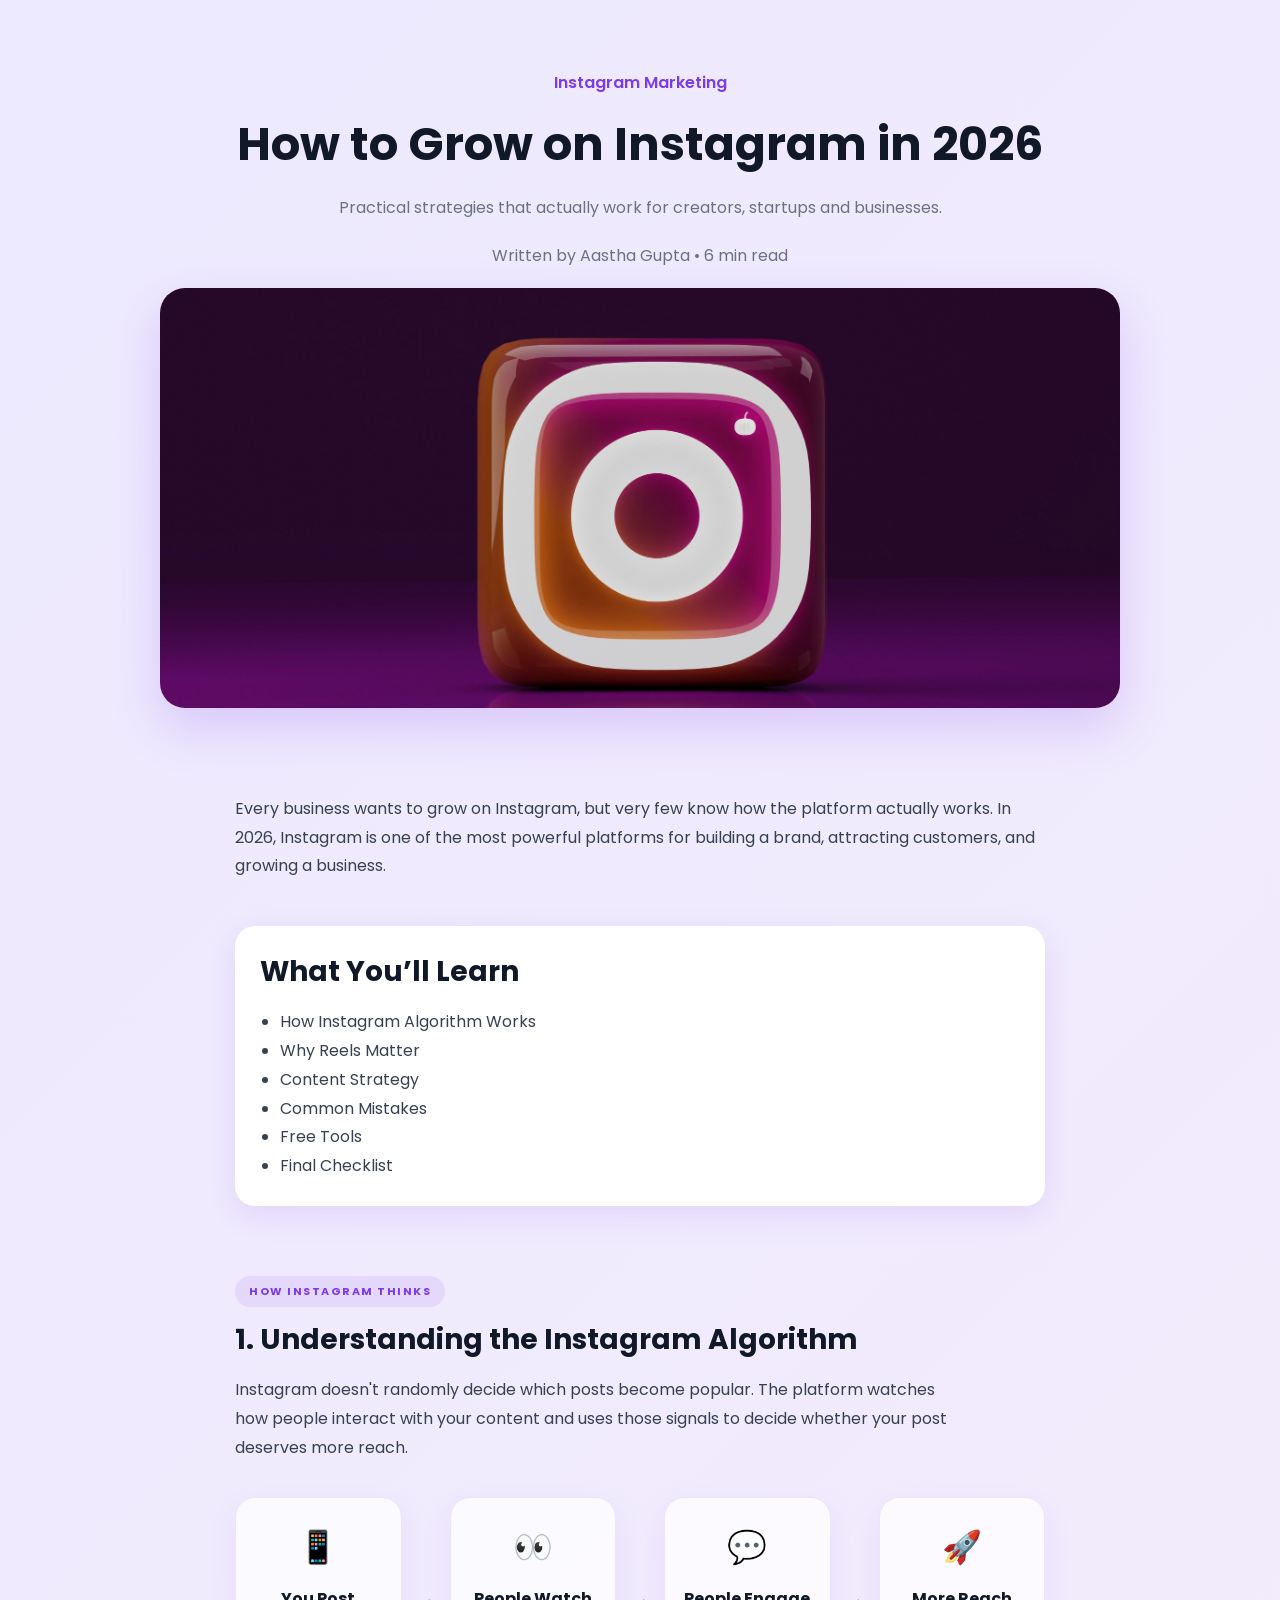
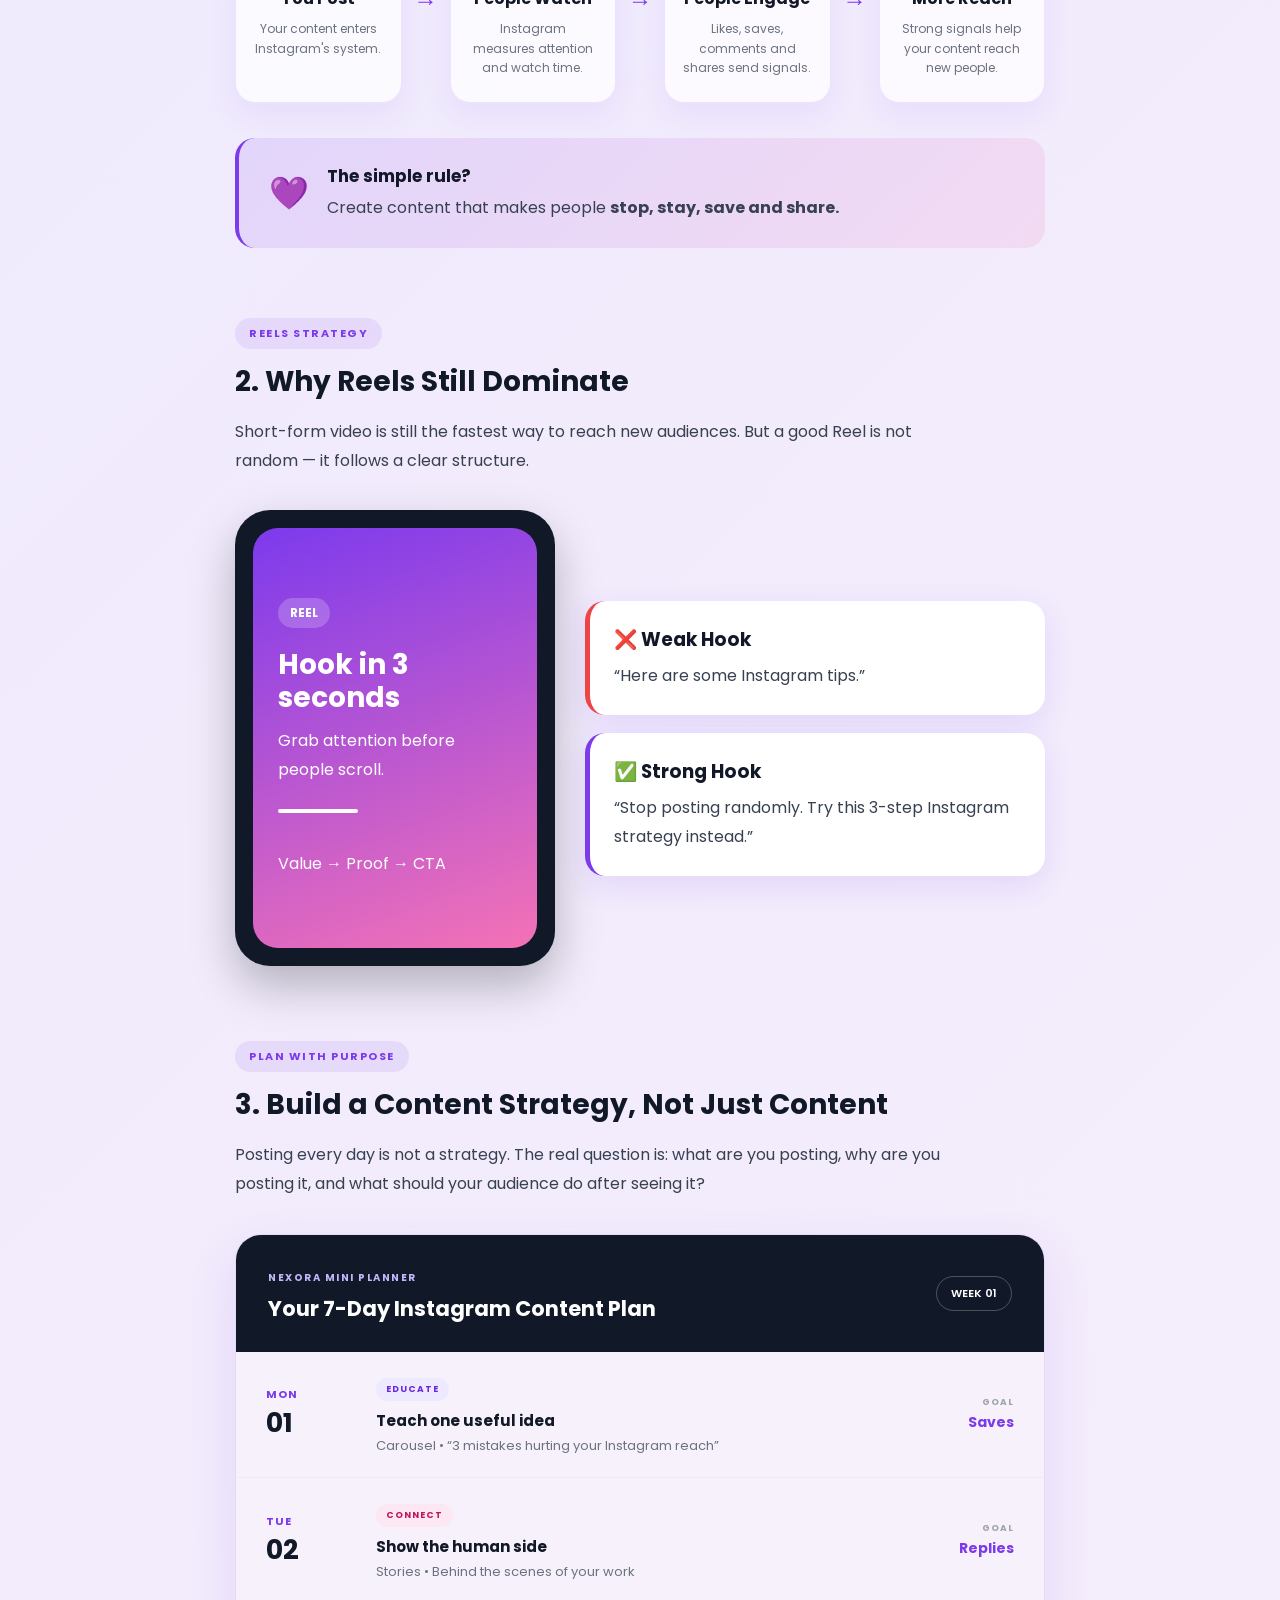
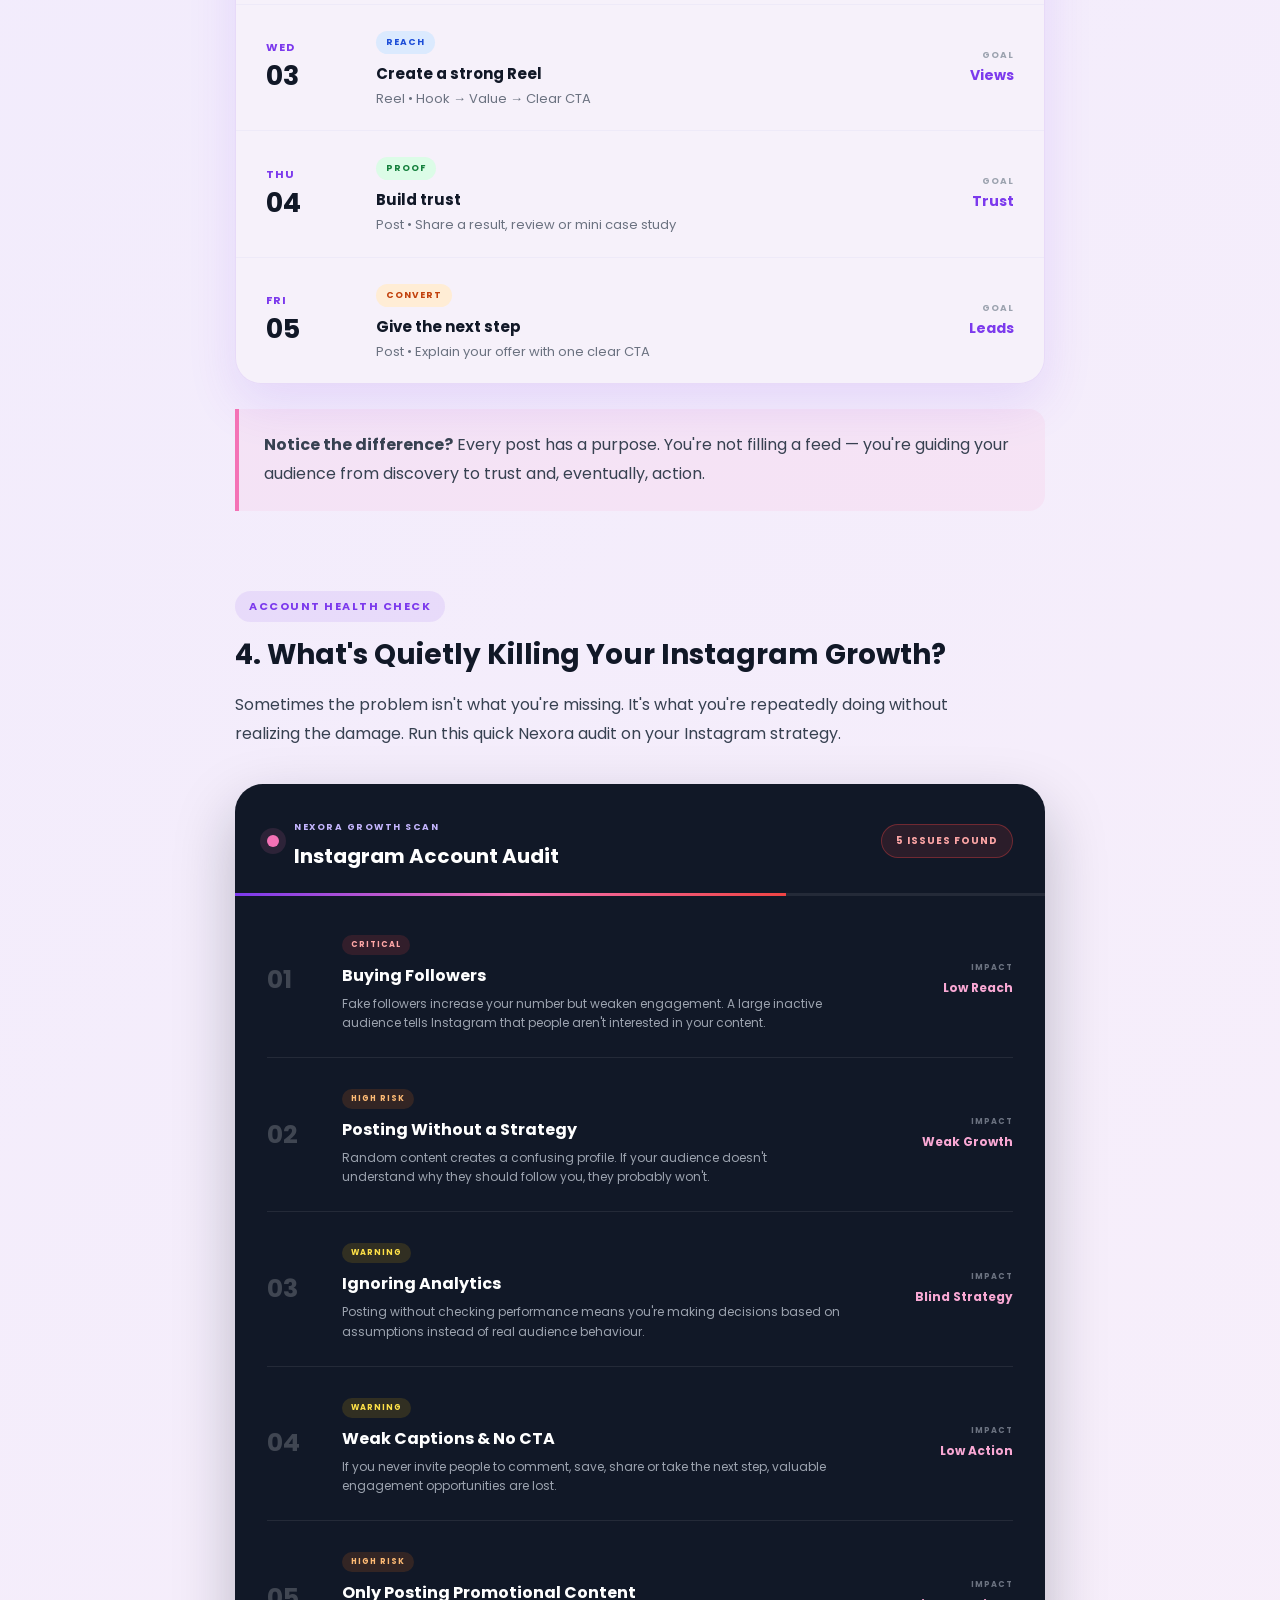
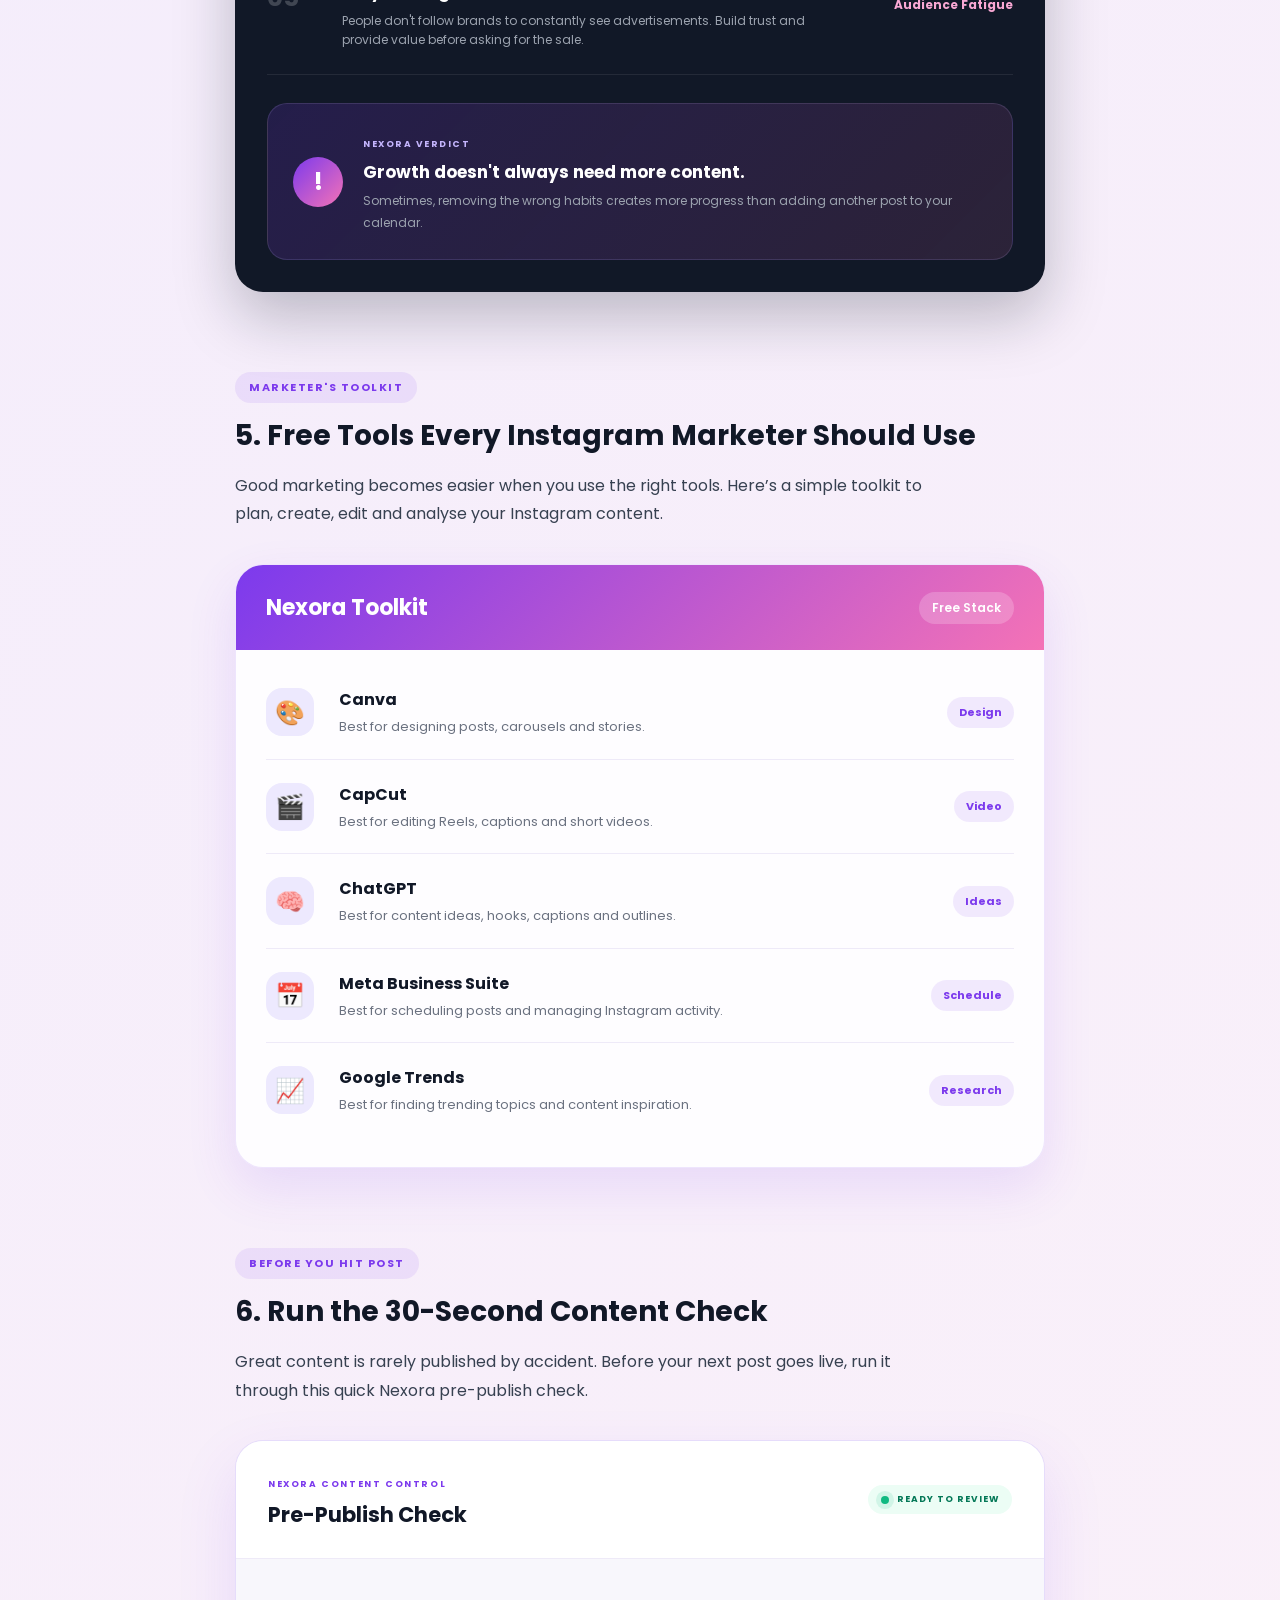
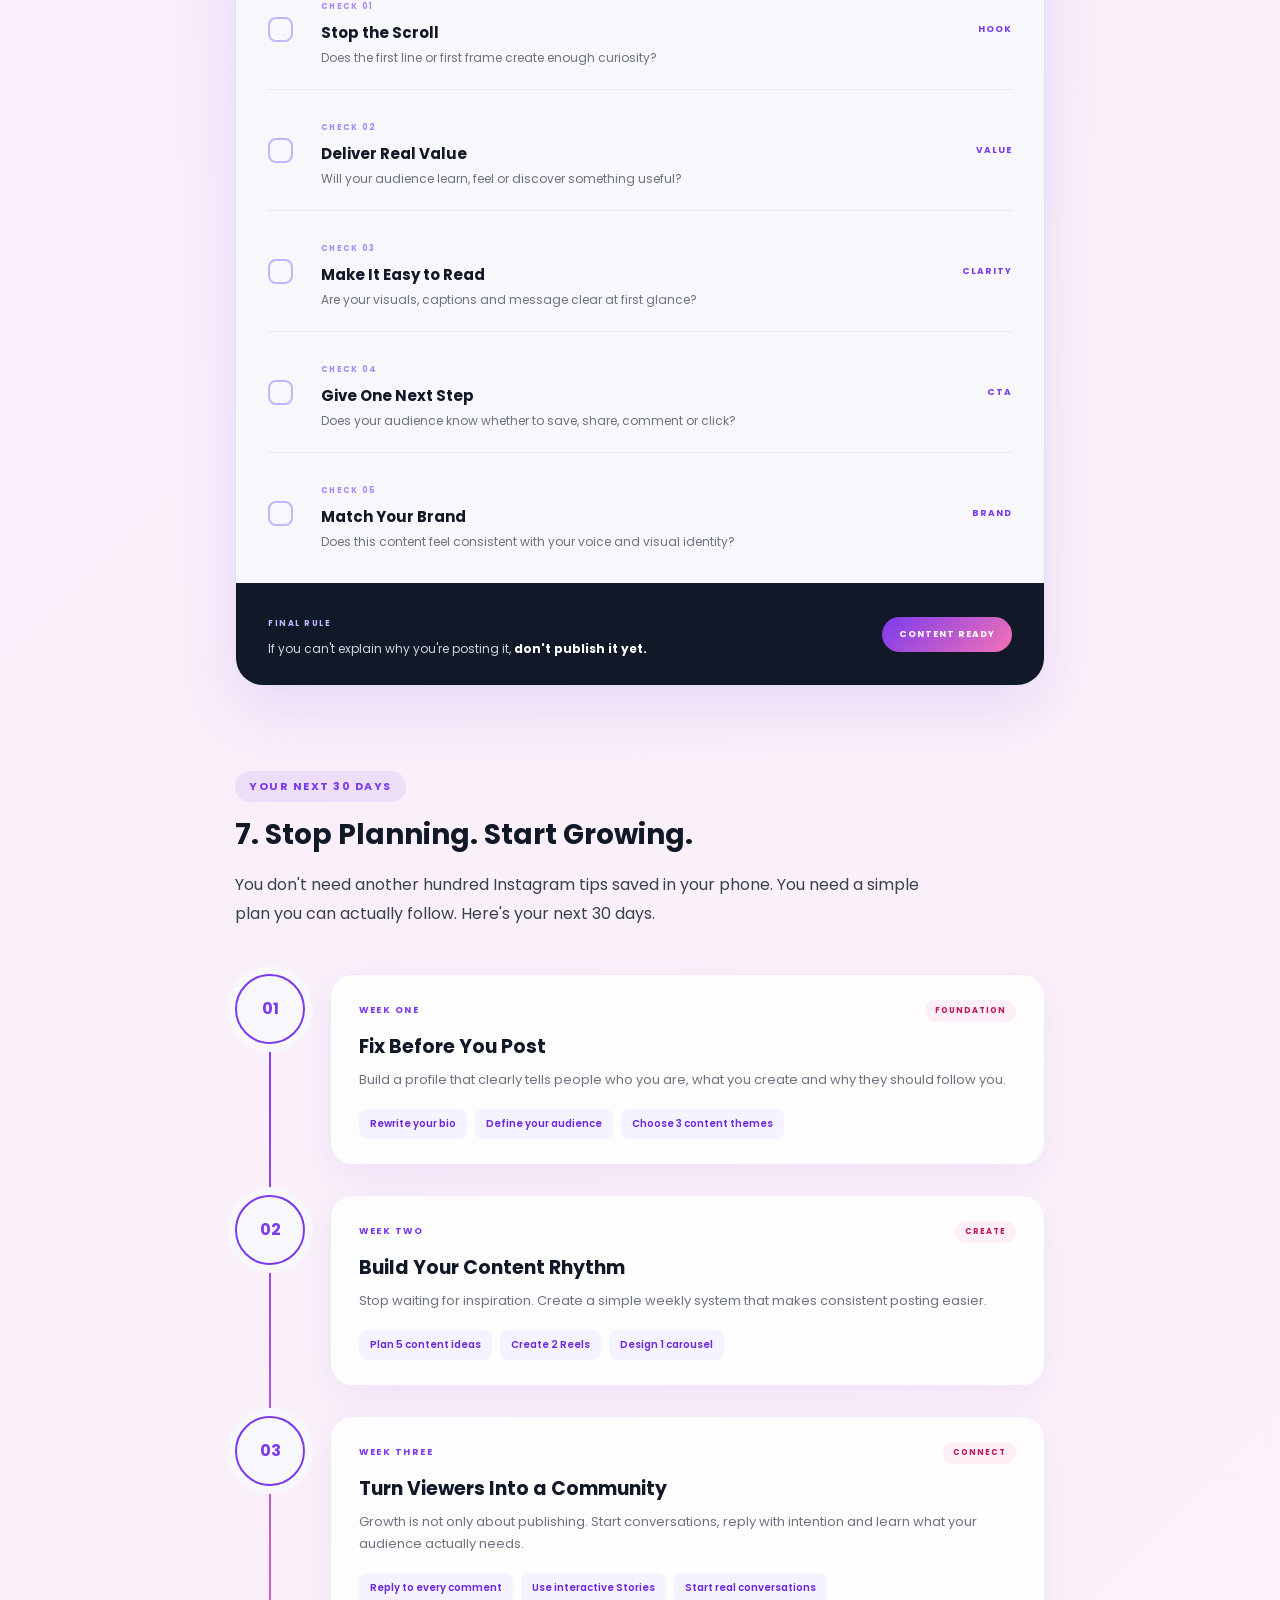
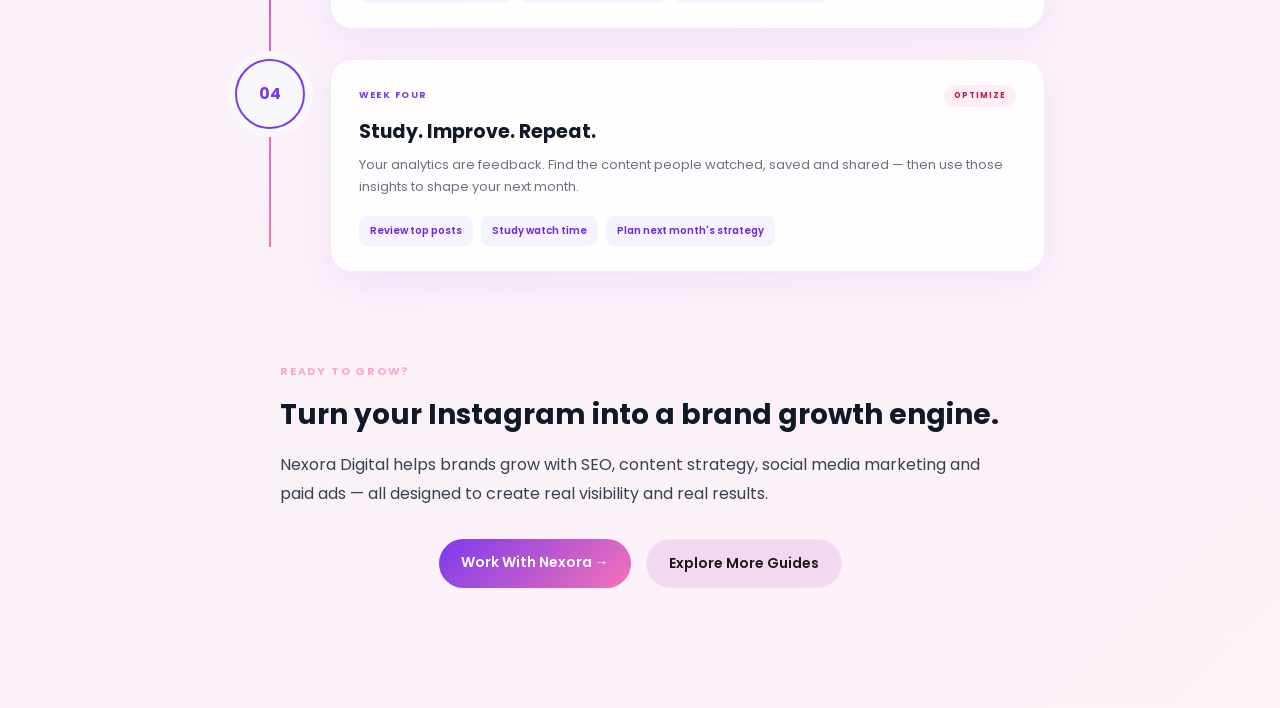
<file: blog1.html>
<!DOCTYPE html>
<html lang="en">
<head>
    <script async src="https://www.googletagmanager.com/gtag/js?id=G-Z6EFMLBT6S"></script>
<script>
  window.dataLayer = window.dataLayer || [];

  function gtag(){
    dataLayer.push(arguments);
  }

  gtag('js', new Date());

  gtag('config', 'G-Z6EFMLBT6S');
</script>
<meta charset="UTF-8">
<meta name="viewport" content="width=device-width, initial-scale=1.0">
<title>How to Grow on Instagram in 2026 | Nexora Digital</title>

<link href="https://fonts.googleapis.com/css2?family=Poppins:wght@400;500;600;700&display=swap" rel="stylesheet">
<link rel="stylesheet" href="blog1.css">
</head>

<body>

<header class="blog-hero">
    <span class="category">Instagram Marketing</span>
    <h1>How to Grow on Instagram in 2026</h1>
    <p>Practical strategies that actually work for creators, startups and businesses.</p>

    <div class="meta">
        <span>Written by Aastha Gupta</span>
        <span>•</span>
        <span>6 min read</span>
    </div>

    <img src="images/blog1.jpg" alt="Instagram Marketing">
</header>

<main class="blog-container">

    <section class="intro">
        <p>
            Every business wants to grow on Instagram, but very few know how the platform actually works.
            In 2026, Instagram is one of the most powerful platforms for building a brand, attracting customers,
            and growing a business.
        </p>
    </section>

    <section class="toc">
        <h2>What You’ll Learn</h2>
        <ul>
            <li>How Instagram Algorithm Works</li>
            <li>Why Reels Matter</li>
            <li>Content Strategy</li>
            <li>Common Mistakes</li>
            <li>Free Tools</li>
            <li>Final Checklist</li>
        </ul>
    </section>

   <section class="algorithm-section">

    <div class="section-label">HOW INSTAGRAM THINKS</div>

    <h2>1. Understanding the Instagram Algorithm</h2>

    <p class="section-intro">
        Instagram doesn't randomly decide which posts become popular.
        The platform watches how people interact with your content and uses
        those signals to decide whether your post deserves more reach.
    </p>

    <div class="algorithm-flow">

        <div class="flow-card">
            <span>📱</span>
            <h3>You Post</h3>
            <p>Your content enters Instagram's system.</p>
        </div>

        <div class="flow-arrow">→</div>

        <div class="flow-card">
            <span>👀</span>
            <h3>People Watch</h3>
            <p>Instagram measures attention and watch time.</p>
        </div>

        <div class="flow-arrow">→</div>

        <div class="flow-card">
            <span>💬</span>
            <h3>People Engage</h3>
            <p>Likes, saves, comments and shares send signals.</p>
        </div>

        <div class="flow-arrow">→</div>

        <div class="flow-card">
            <span>🚀</span>
            <h3>More Reach</h3>
            <p>Strong signals help your content reach new people.</p>
        </div>

    </div>

    <div class="algorithm-message">
        <span class="message-icon">💜</span>

        <div>
            <h3>The simple rule?</h3>
            <p>
                Create content that makes people
                <strong>stop, stay, save and share.</strong>
            </p>
        </div>
    </div>
</section>

<section class="reels-section">

    <div class="section-label">REELS STRATEGY</div>

    <h2>2. Why Reels Still Dominate</h2>

    <p class="section-intro">
        Short-form video is still the fastest way to reach new audiences. But a good Reel is not random — it follows a clear structure.
    </p>

    <div class="reel-layout">

        <div class="phone-mockup">
            <div class="phone-screen">
                <div class="reel-badge">REEL</div>
                <h3>Hook in 3 seconds</h3>
                <p>Grab attention before people scroll.</p>
                <div class="reel-line"></div>
                <p>Value → Proof → CTA</p>
            </div>
        </div>

        <div class="hook-cards">
            <div class="hook-card weak">
                <h3>❌ Weak Hook</h3>
                <p>“Here are some Instagram tips.”</p>
            </div>

            <div class="hook-card strong">
                <h3>✅ Strong Hook</h3>
                <p>“Stop posting randomly. Try this 3-step Instagram strategy instead.”</p>
            </div>
        </div>

    </div>

</section>
  <section class="content-strategy-section">

    <div class="section-label">PLAN WITH PURPOSE</div>

    <h2>3. Build a Content Strategy, Not Just Content</h2>

    <p class="section-intro">
        Posting every day is not a strategy. The real question is:
        what are you posting, why are you posting it, and what should
        your audience do after seeing it?
    </p>

    <div class="planner">

        <div class="planner-header">
            <div>
                <span class="planner-small">NEXORA MINI PLANNER</span>
                <h3>Your 7-Day Instagram Content Plan</h3>
            </div>

            <span class="planner-week">WEEK 01</span>
        </div>

        <div class="planner-row">
            <div class="planner-day">
                <span>MON</span>
                <strong>01</strong>
            </div>

            <div class="planner-content">
                <span class="content-type educate">EDUCATE</span>
                <h4>Teach one useful idea</h4>
                <p>Carousel • “3 mistakes hurting your Instagram reach”</p>
            </div>

            <div class="planner-goal">
                <span>GOAL</span>
                <strong>Saves</strong>
            </div>
        </div>

        <div class="planner-row">
            <div class="planner-day">
                <span>TUE</span>
                <strong>02</strong>
            </div>

            <div class="planner-content">
                <span class="content-type connect">CONNECT</span>
                <h4>Show the human side</h4>
                <p>Stories • Behind the scenes of your work</p>
            </div>

            <div class="planner-goal">
                <span>GOAL</span>
                <strong>Replies</strong>
            </div>
        </div>

        <div class="planner-row">
            <div class="planner-day">
                <span>WED</span>
                <strong>03</strong>
            </div>

            <div class="planner-content">
                <span class="content-type reach">REACH</span>
                <h4>Create a strong Reel</h4>
                <p>Reel • Hook → Value → Clear CTA</p>
            </div>

            <div class="planner-goal">
                <span>GOAL</span>
                <strong>Views</strong>
            </div>
        </div>

        <div class="planner-row">
            <div class="planner-day">
                <span>THU</span>
                <strong>04</strong>
            </div>

            <div class="planner-content">
                <span class="content-type proof">PROOF</span>
                <h4>Build trust</h4>
                <p>Post • Share a result, review or mini case study</p>
            </div>

            <div class="planner-goal">
                <span>GOAL</span>
                <strong>Trust</strong>
            </div>
        </div>

        <div class="planner-row">
            <div class="planner-day">
                <span>FRI</span>
                <strong>05</strong>
            </div>

            <div class="planner-content">
                <span class="content-type convert">CONVERT</span>
                <h4>Give the next step</h4>
                <p>Post • Explain your offer with one clear CTA</p>
            </div>

            <div class="planner-goal">
                <span>GOAL</span>
                <strong>Leads</strong>
            </div>
        </div>

    </div>

    <p class="planner-note">
        <strong>Notice the difference?</strong> Every post has a purpose.
        You're not filling a feed — you're guiding your audience from
        discovery to trust and, eventually, action.
    </p>

</section>
   <section class="audit-section">

    <div class="section-label">ACCOUNT HEALTH CHECK</div>

    <h2>4. What's Quietly Killing Your Instagram Growth?</h2>

    <p class="section-intro">
        Sometimes the problem isn't what you're missing.
        It's what you're repeatedly doing without realizing the damage.
        Run this quick Nexora audit on your Instagram strategy.
    </p>

    <div class="audit-board">

        <div class="audit-top">

            <div class="audit-title">
                <span class="scan-dot"></span>

                <div>
                    <span class="audit-small">NEXORA GROWTH SCAN</span>
                    <h3>Instagram Account Audit</h3>
                </div>
            </div>

            <div class="audit-status">
                5 ISSUES FOUND
            </div>

        </div>

        <div class="audit-progress">
            <div class="audit-progress-fill"></div>
        </div>

        <div class="audit-list">

            <div class="audit-item">

                <div class="issue-number">01</div>

                <div class="issue-content">
                    <span class="severity critical">CRITICAL</span>
                    <h3>Buying Followers</h3>
                    <p>
                        Fake followers increase your number but weaken engagement.
                        A large inactive audience tells Instagram that people aren't
                        interested in your content.
                    </p>
                </div>

                <div class="issue-result">
                    <span>IMPACT</span>
                    <strong>Low Reach</strong>
                </div>

            </div>

            <div class="audit-item">

                <div class="issue-number">02</div>

                <div class="issue-content">
                    <span class="severity high">HIGH RISK</span>
                    <h3>Posting Without a Strategy</h3>
                    <p>
                        Random content creates a confusing profile.
                        If your audience doesn't understand why they should follow you,
                        they probably won't.
                    </p>
                </div>

                <div class="issue-result">
                    <span>IMPACT</span>
                    <strong>Weak Growth</strong>
                </div>

            </div>

            <div class="audit-item">

                <div class="issue-number">03</div>

                <div class="issue-content">
                    <span class="severity warning">WARNING</span>
                    <h3>Ignoring Analytics</h3>
                    <p>
                        Posting without checking performance means you're making
                        decisions based on assumptions instead of real audience behaviour.
                    </p>
                </div>

                <div class="issue-result">
                    <span>IMPACT</span>
                    <strong>Blind Strategy</strong>
                </div>

            </div>

            <div class="audit-item">

                <div class="issue-number">04</div>

                <div class="issue-content">
                    <span class="severity warning">WARNING</span>
                    <h3>Weak Captions & No CTA</h3>
                    <p>
                        If you never invite people to comment, save, share or take
                        the next step, valuable engagement opportunities are lost.
                    </p>
                </div>

                <div class="issue-result">
                    <span>IMPACT</span>
                    <strong>Low Action</strong>
                </div>

            </div>

            <div class="audit-item">

                <div class="issue-number">05</div>

                <div class="issue-content">
                    <span class="severity high">HIGH RISK</span>
                    <h3>Only Posting Promotional Content</h3>
                    <p>
                        People don't follow brands to constantly see advertisements.
                        Build trust and provide value before asking for the sale.
                    </p>
                </div>

                <div class="issue-result">
                    <span>IMPACT</span>
                    <strong>Audience Fatigue</strong>
                </div>

            </div>

        </div>

        <div class="audit-result">

            <div class="result-icon">!</div>

            <div>
                <span>NEXORA VERDICT</span>

                <h3>Growth doesn't always need more content.</h3>

                <p>
                    Sometimes, removing the wrong habits creates more progress
                    than adding another post to your calendar.
                </p>
            </div>

        </div>

    </div>

</section>
   <section class="toolkit-section">

    <div class="section-label">MARKETER'S TOOLKIT</div>

    <h2>5. Free Tools Every Instagram Marketer Should Use</h2>

    <p class="section-intro">
        Good marketing becomes easier when you use the right tools. Here’s a simple toolkit to plan, create, edit and analyse your Instagram content.
    </p>

    <div class="toolkit-board">

        <div class="toolkit-header">
            <h3>Nexora Toolkit</h3>
            <span>Free Stack</span>
        </div>

        <div class="tool-list">

            <div class="tool-item">
                <div class="tool-icon">🎨</div>
                <div>
                    <h3>Canva</h3>
                    <p>Best for designing posts, carousels and stories.</p>
                </div>
                <span class="tool-tag">Design</span>
            </div>

            <div class="tool-item">
                <div class="tool-icon">🎬</div>
                <div>
                    <h3>CapCut</h3>
                    <p>Best for editing Reels, captions and short videos.</p>
                </div>
                <span class="tool-tag">Video</span>
            </div>

            <div class="tool-item">
                <div class="tool-icon">🧠</div>
                <div>
                    <h3>ChatGPT</h3>
                    <p>Best for content ideas, hooks, captions and outlines.</p>
                </div>
                <span class="tool-tag">Ideas</span>
            </div>

            <div class="tool-item">
                <div class="tool-icon">📅</div>
                <div>
                    <h3>Meta Business Suite</h3>
                    <p>Best for scheduling posts and managing Instagram activity.</p>
                </div>
                <span class="tool-tag">Schedule</span>
            </div>

            <div class="tool-item">
                <div class="tool-icon">📈</div>
                <div>
                    <h3>Google Trends</h3>
                    <p>Best for finding trending topics and content inspiration.</p>
                </div>
                <span class="tool-tag">Research</span>
            </div>

        </div>

    </div>

<section class="launch-section">

    <div class="section-label">BEFORE YOU HIT POST</div>

    <h2>6. Run the 30-Second Content Check</h2>

    <p class="section-intro">
        Great content is rarely published by accident. Before your next post
        goes live, run it through this quick Nexora pre-publish check.
    </p>

    <div class="launch-console">

        <div class="console-top">

            <div>
                <span class="console-label">NEXORA CONTENT CONTROL</span>
                <h3>Pre-Publish Check</h3>
            </div>

            <div class="console-status">
                <span></span>
                READY TO REVIEW
            </div>

        </div>

        <div class="check-system">

            <label class="system-check">
                <input type="checkbox">

                <span class="custom-check"></span>

                <div class="check-info">
                    <span class="check-code">CHECK 01</span>
                    <h3>Stop the Scroll</h3>
                    <p>Does the first line or first frame create enough curiosity?</p>
                </div>

                <div class="check-metric">
                    HOOK
                </div>
            </label>


            <label class="system-check">
                <input type="checkbox">

                <span class="custom-check"></span>

                <div class="check-info">
                    <span class="check-code">CHECK 02</span>
                    <h3>Deliver Real Value</h3>
                    <p>Will your audience learn, feel or discover something useful?</p>
                </div>

                <div class="check-metric">
                    VALUE
                </div>
            </label>


            <label class="system-check">
                <input type="checkbox">

                <span class="custom-check"></span>

                <div class="check-info">
                    <span class="check-code">CHECK 03</span>
                    <h3>Make It Easy to Read</h3>
                    <p>Are your visuals, captions and message clear at first glance?</p>
                </div>

                <div class="check-metric">
                    CLARITY
                </div>
            </label>


            <label class="system-check">
                <input type="checkbox">

                <span class="custom-check"></span>

                <div class="check-info">
                    <span class="check-code">CHECK 04</span>
                    <h3>Give One Next Step</h3>
                    <p>Does your audience know whether to save, share, comment or click?</p>
                </div>

                <div class="check-metric">
                    CTA
                </div>
            </label>


            <label class="system-check">
                <input type="checkbox">

                <span class="custom-check"></span>

                <div class="check-info">
                    <span class="check-code">CHECK 05</span>
                    <h3>Match Your Brand</h3>
                    <p>Does this content feel consistent with your voice and visual identity?</p>
                </div>

                <div class="check-metric">
                    BRAND
                </div>
            </label>

        </div>


        <div class="console-footer">

            <div class="review-message">
                <span>FINAL RULE</span>

                <p>
                    If you can't explain why you're posting it,
                    <strong>don't publish it yet.</strong>
                </p>
            </div>

            <div class="publish-button">
                CONTENT READY
            </div>

        </div>

    </div>

</section>
    <section><section class="roadmap-section">

    <div class="section-label">YOUR NEXT 30 DAYS</div>

    <h2>7. Stop Planning. Start Growing.</h2>

    <p class="section-intro">
        You don't need another hundred Instagram tips saved in your phone.
        You need a simple plan you can actually follow. Here's your next
        30 days.
    </p>

    <div class="roadmap">

        <div class="roadmap-line"></div>

        <div class="roadmap-step">

            <div class="roadmap-marker">
                <span>01</span>
            </div>

            <div class="roadmap-content">

                <div class="roadmap-top">
                    <span class="week-label">WEEK ONE</span>
                    <span class="roadmap-focus">FOUNDATION</span>
                </div>

                <h3>Fix Before You Post</h3>

                <p>
                    Build a profile that clearly tells people who you are,
                    what you create and why they should follow you.
                </p>

                <div class="roadmap-actions">
                    <span>Rewrite your bio</span>
                    <span>Define your audience</span>
                    <span>Choose 3 content themes</span>
                </div>

            </div>

        </div>


        <div class="roadmap-step">

            <div class="roadmap-marker">
                <span>02</span>
            </div>

            <div class="roadmap-content">

                <div class="roadmap-top">
                    <span class="week-label">WEEK TWO</span>
                    <span class="roadmap-focus">CREATE</span>
                </div>

                <h3>Build Your Content Rhythm</h3>

                <p>
                    Stop waiting for inspiration. Create a simple weekly
                    system that makes consistent posting easier.
                </p>

                <div class="roadmap-actions">
                    <span>Plan 5 content ideas</span>
                    <span>Create 2 Reels</span>
                    <span>Design 1 carousel</span>
                </div>

            </div>

        </div>


        <div class="roadmap-step">

            <div class="roadmap-marker">
                <span>03</span>
            </div>

            <div class="roadmap-content">

                <div class="roadmap-top">
                    <span class="week-label">WEEK THREE</span>
                    <span class="roadmap-focus">CONNECT</span>
                </div>

                <h3>Turn Viewers Into a Community</h3>

                <p>
                    Growth is not only about publishing. Start conversations,
                    reply with intention and learn what your audience actually needs.
                </p>

                <div class="roadmap-actions">
                    <span>Reply to every comment</span>
                    <span>Use interactive Stories</span>
                    <span>Start real conversations</span>
                </div>

            </div>

        </div>


        <div class="roadmap-step">

            <div class="roadmap-marker">
                <span>04</span>
            </div>

            <div class="roadmap-content">

                <div class="roadmap-top">
                    <span class="week-label">WEEK FOUR</span>
                    <span class="roadmap-focus">OPTIMIZE</span>
                </div>

                <h3>Study. Improve. Repeat.</h3>

                <p>
                    Your analytics are feedback. Find the content people watched,
                    saved and shared — then use those insights to shape your next month.
                </p>

                <div class="roadmap-actions">
                    <span>Review top posts</span>
                    <span>Study watch time</span>
                    <span>Plan next month's strategy</span>
                </div>

            </div>

        </div>

    </div>

</section>
<section>

    <div class="cta-content">
        <span class="cta-label">READY TO GROW?</span>

        <h2>Turn your Instagram into a brand growth engine.</h2>

        <p>
            Nexora Digital helps brands grow with SEO, content strategy,
            social media marketing and paid ads — all designed to create
            real visibility and real results.
        </p>

        <div class="cta-actions">
            <a href="index.html#contact" class="cta-primary">Work With Nexora →</a>
            <a href="index.html#blog" class="cta-secondary">Explore More Guides</a>
        </div>
    </div>

</section>
</main>

</body>
</html>
</file>
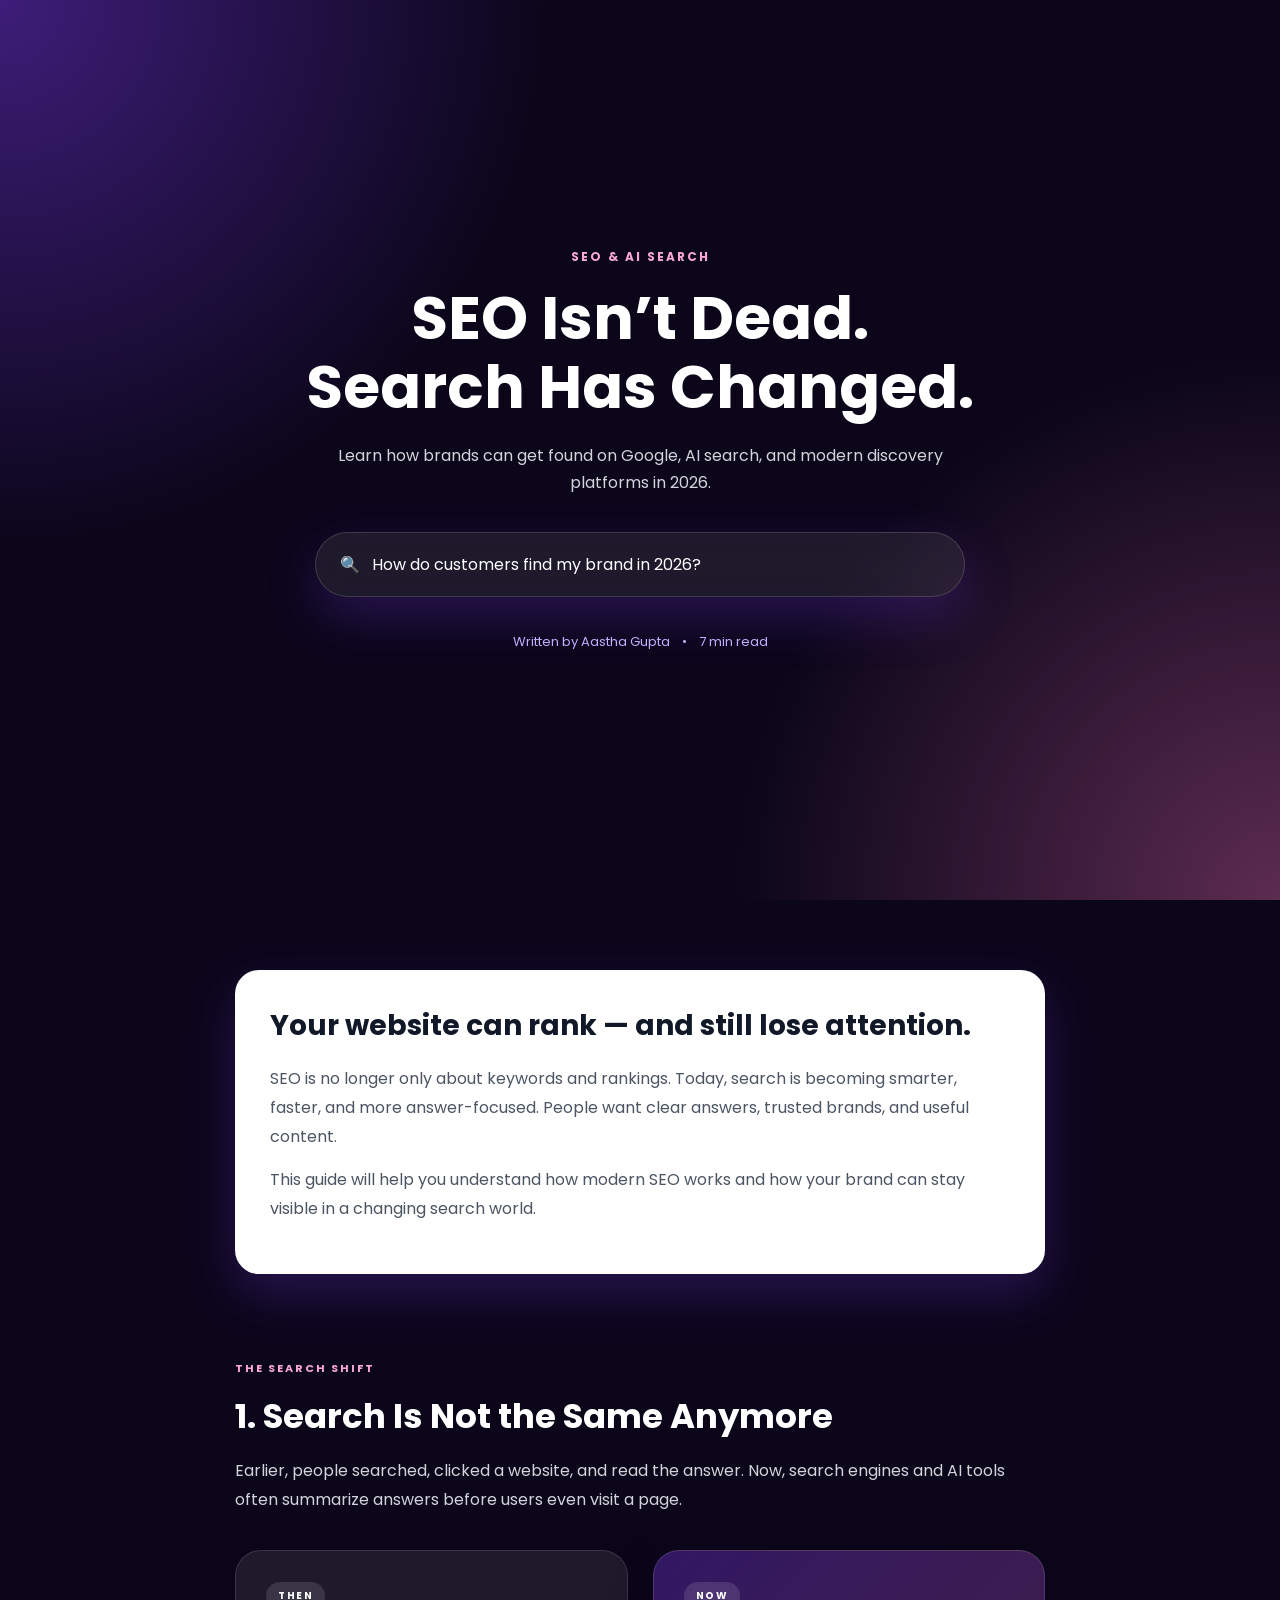
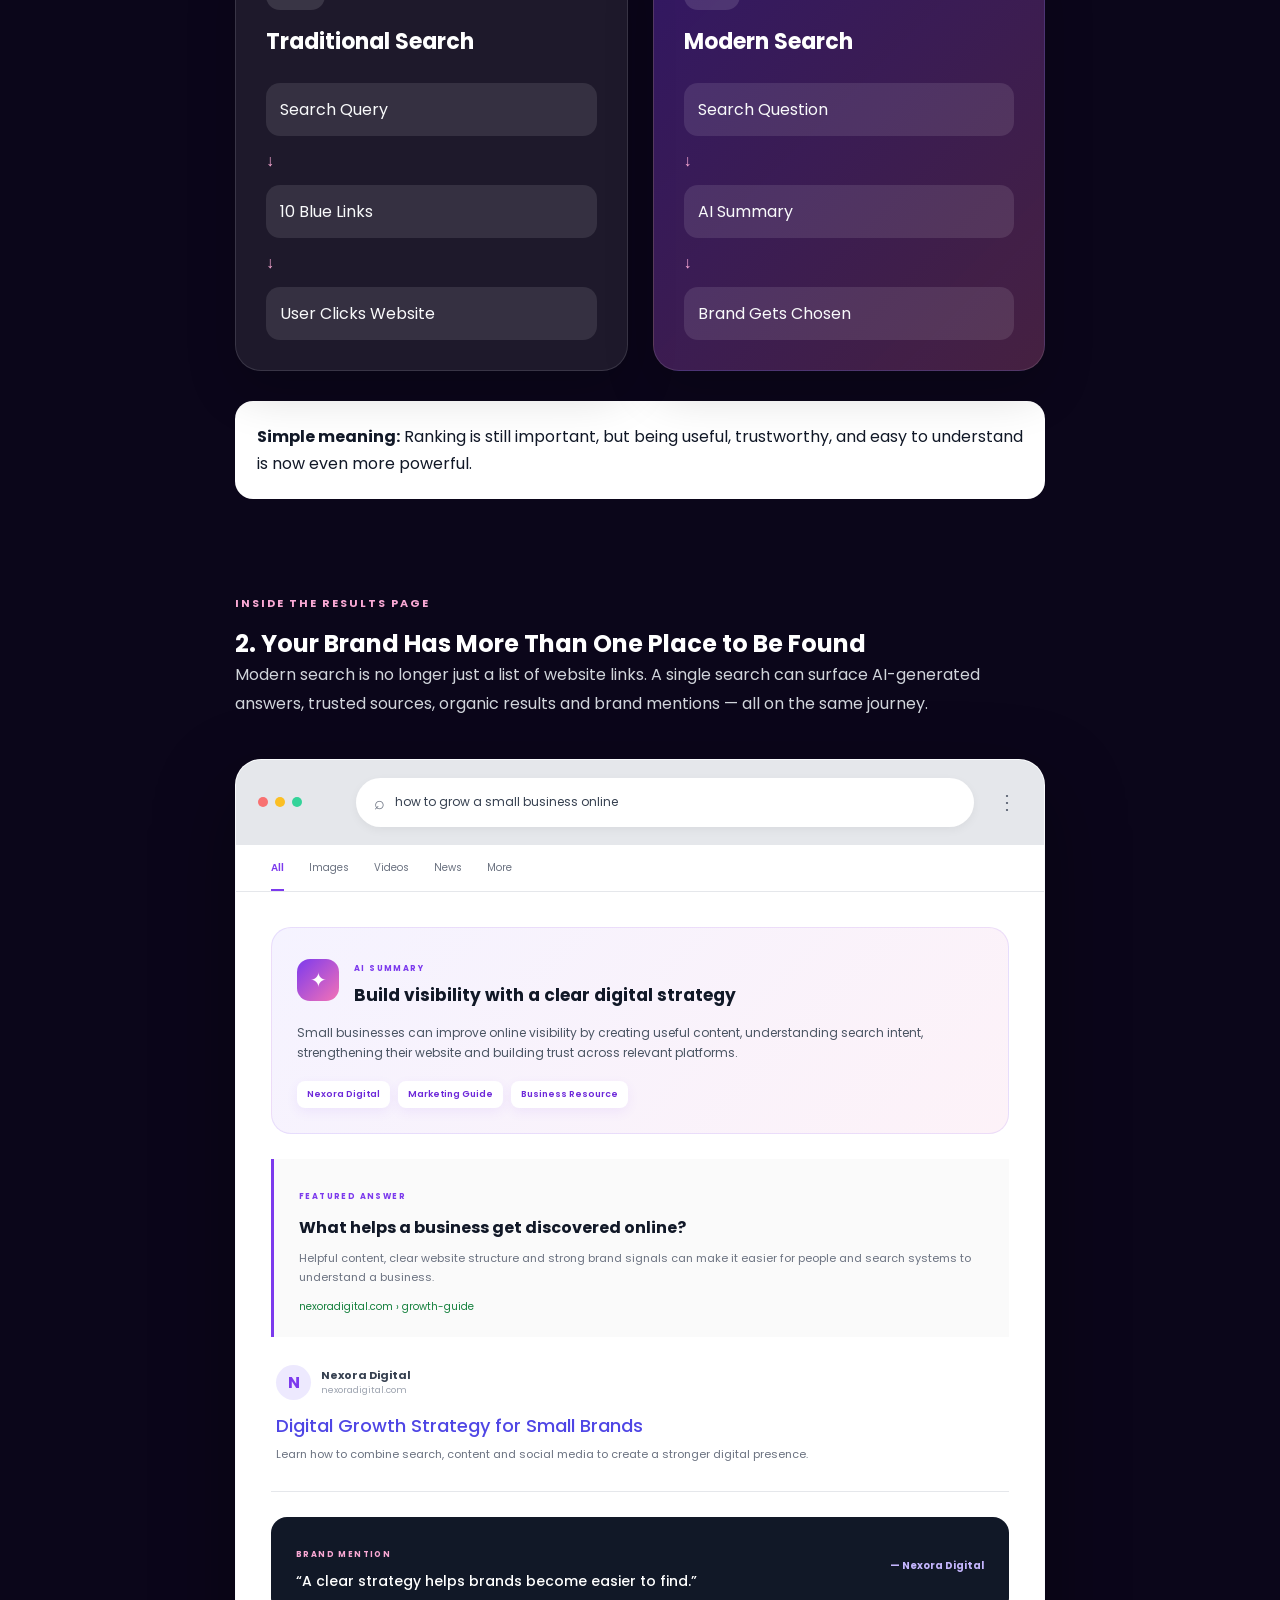
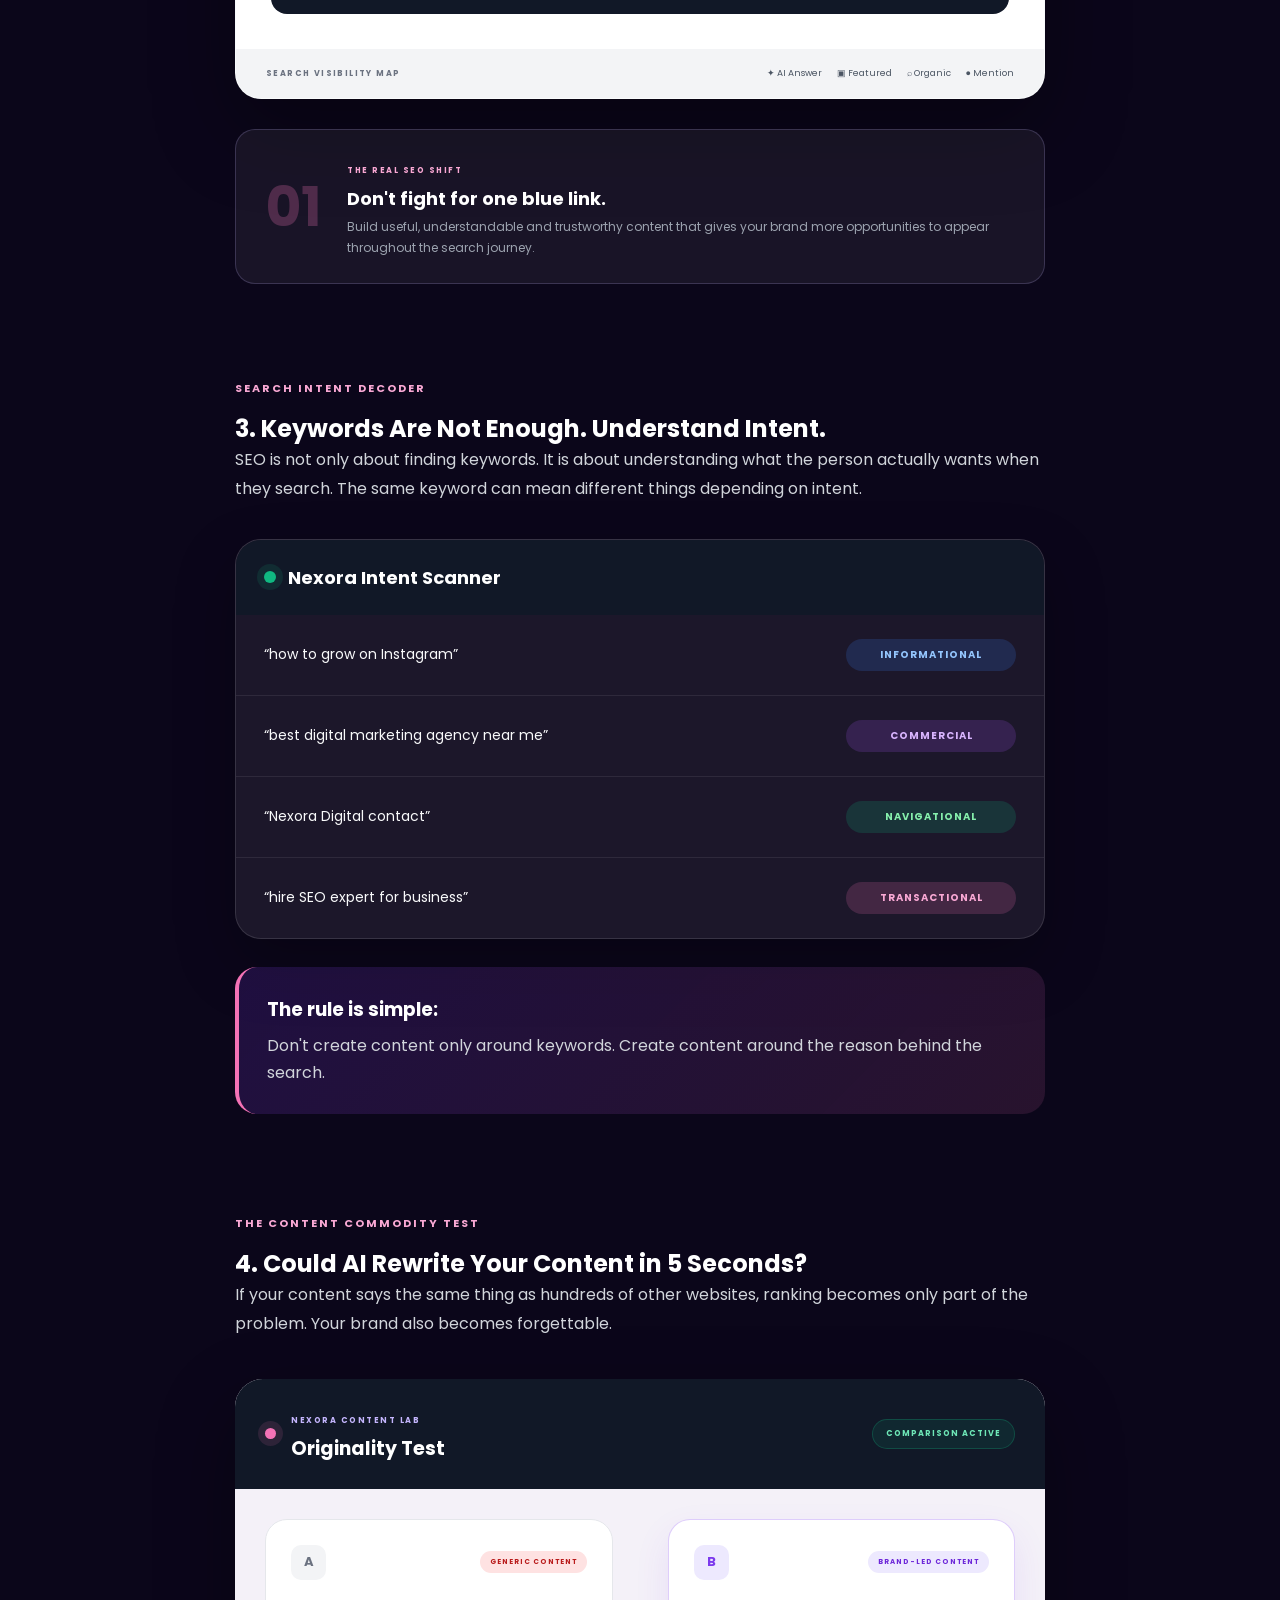
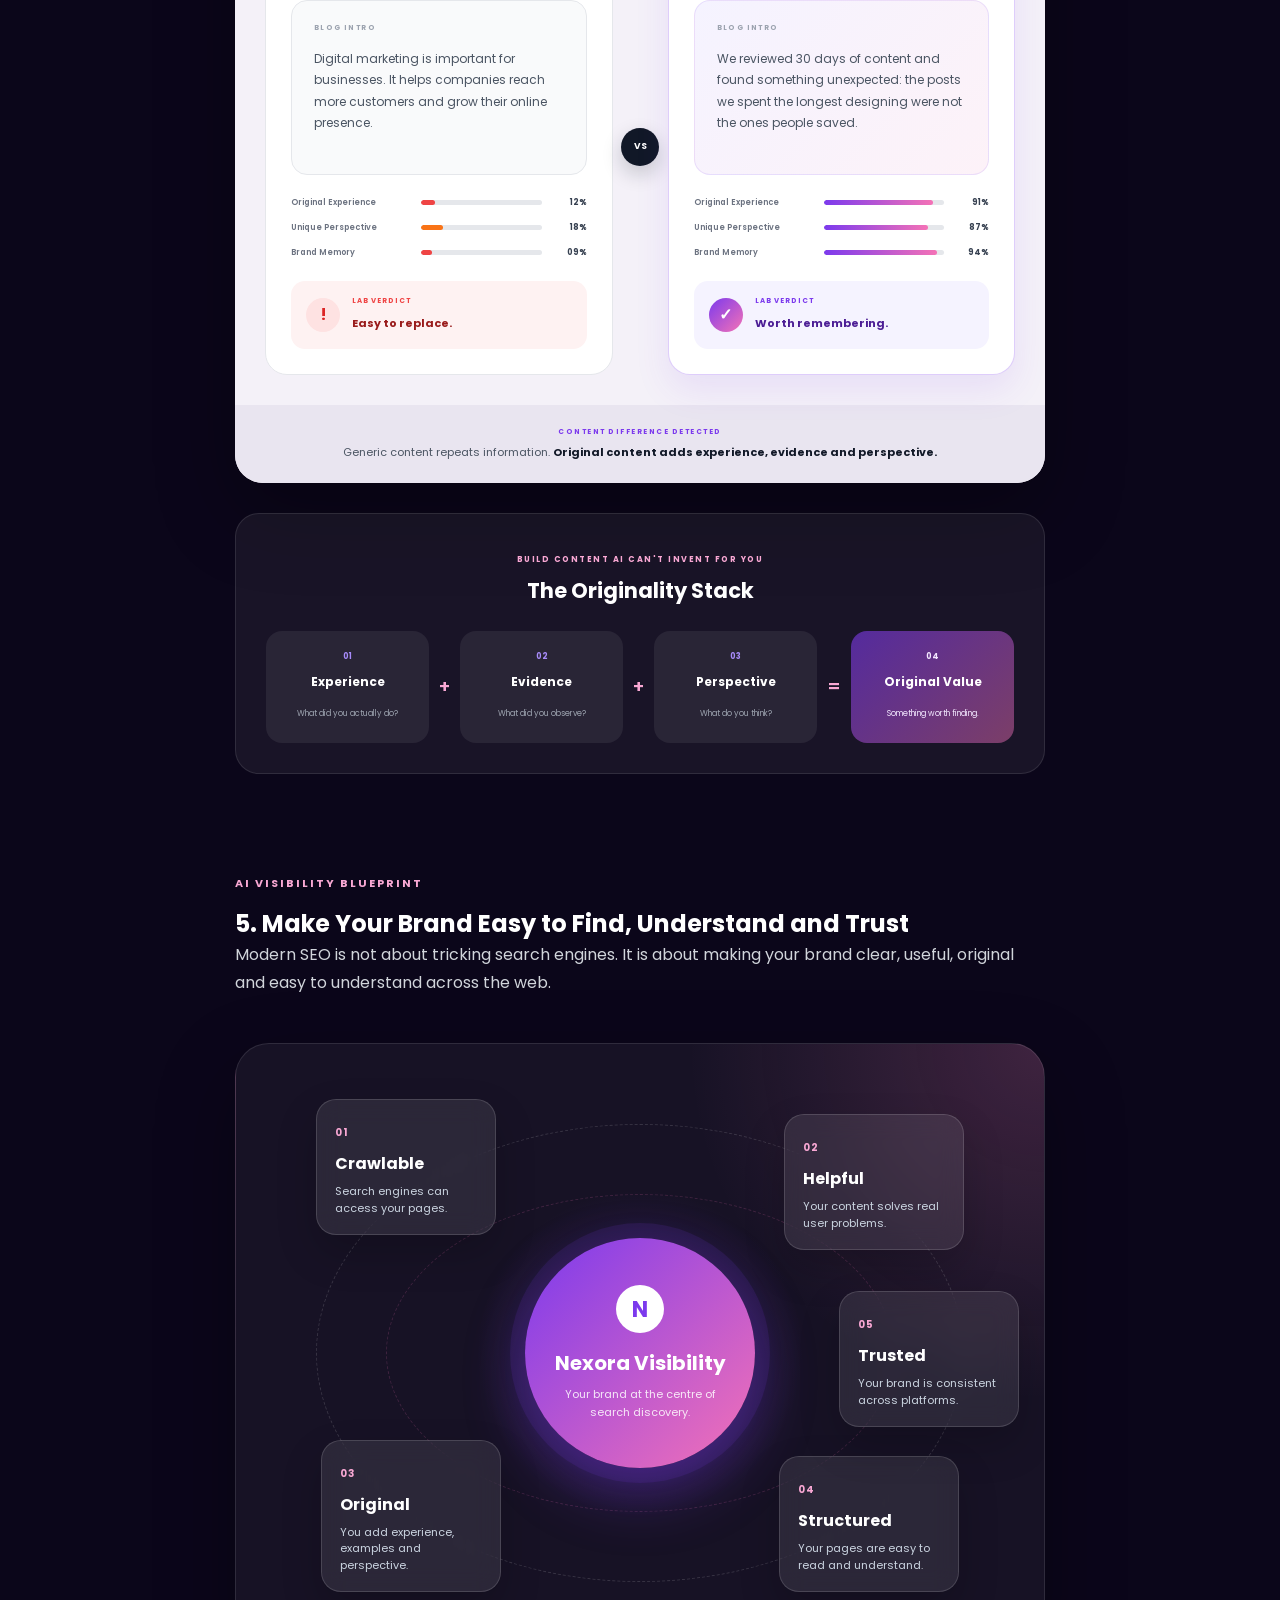
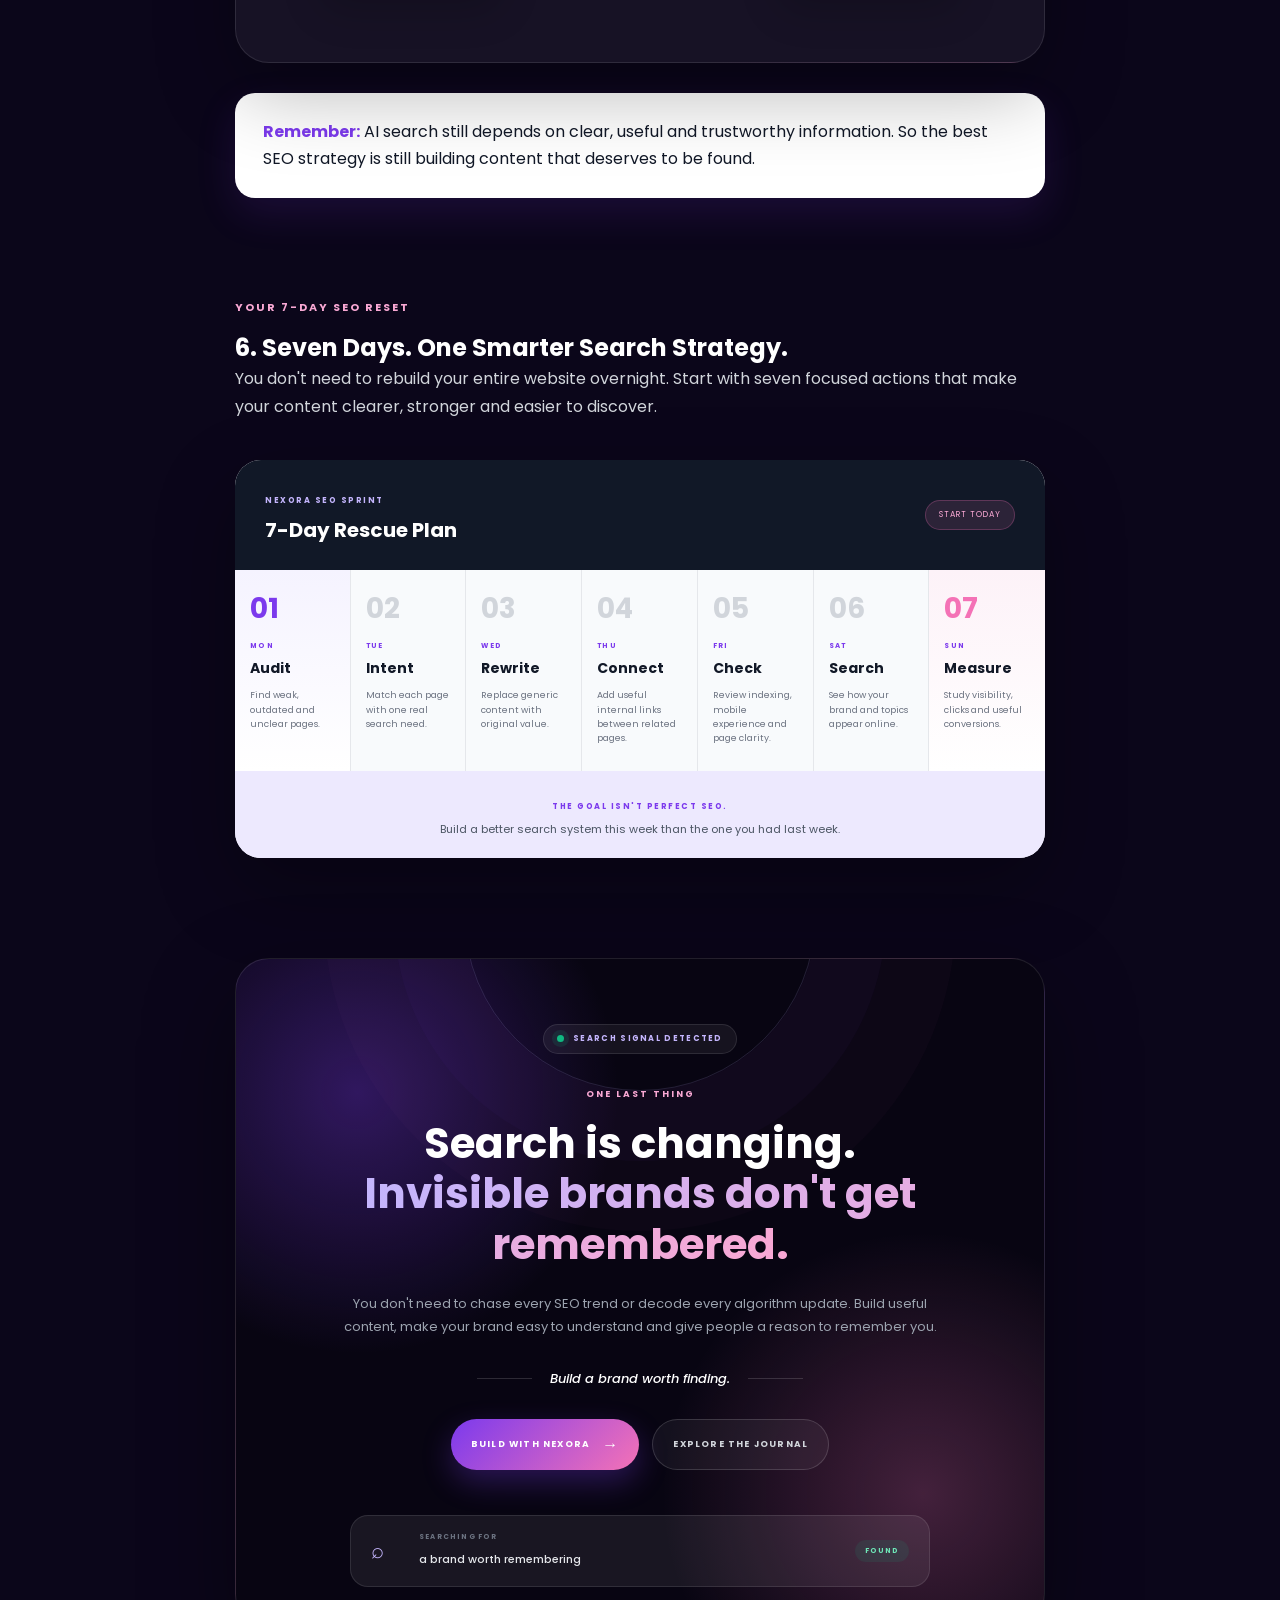
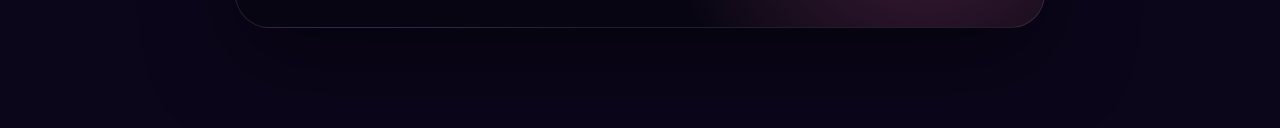
<file: blog2.html>
<!DOCTYPE html>
<html lang="en">
<head>
    <script async src="https://www.googletagmanager.com/gtag/js?id=G-Z6EFMLBT6S"></script>
<script>
  window.dataLayer = window.dataLayer || [];

  function gtag(){
    dataLayer.push(arguments);
  }

  gtag('js', new Date());

  gtag('config', 'G-Z6EFMLBT6S');
</script>
<meta charset="UTF-8">
<meta name="viewport" content="width=device-width, initial-scale=1.0">
<title>SEO Isn't Dead. Search Has Changed | Nexora Digital</title>

<link href="https://fonts.googleapis.com/css2?family=Poppins:wght@400;500;600;700&display=swap" rel="stylesheet">
<link rel="stylesheet" href="blog2.css">
</head>

<body>

<header class="seo-hero">

    <div class="hero-tag">SEO & AI SEARCH</div>

    <h1>SEO Isn’t Dead.<br>Search Has Changed.</h1>

    <p>
        Learn how brands can get found on Google, AI search, and modern discovery platforms in 2026.
    </p>

    <div class="search-box">
        <span>🔍</span>
        <p>How do customers find my brand in 2026?</p>
    </div>

    <div class="hero-meta">
        <span>Written by Aastha Gupta</span>
        <span>•</span>
        <span>7 min read</span>
    </div>

</header>

<main class="blog-container">

<section class="intro-card">
    <h2>Your website can rank — and still lose attention.</h2>

    <p>
        SEO is no longer only about keywords and rankings. Today, search is becoming smarter,
        faster, and more answer-focused. People want clear answers, trusted brands, and useful content.
    </p>

    <p>
        This guide will help you understand how modern SEO works and how your brand can stay visible
        in a changing search world.
    </p>
</section>
<section class="search-shift">

    <div class="section-label">THE SEARCH SHIFT</div>

    <h2>1. Search Is Not the Same Anymore</h2>

    <p class="section-intro">
        Earlier, people searched, clicked a website, and read the answer.  
        Now, search engines and AI tools often summarize answers before users even visit a page.
    </p>

    <div class="shift-grid">

        <div class="shift-card old-search">
            <span class="shift-badge">THEN</span>
            <h3>Traditional Search</h3>

            <div class="journey">
                <span>Search Query</span>
                <b>↓</b>
                <span>10 Blue Links</span>
                <b>↓</b>
                <span>User Clicks Website</span>
            </div>
        </div>

        <div class="shift-card new-search">
            <span class="shift-badge">NOW</span>
            <h3>Modern Search</h3>

            <div class="journey">
                <span>Search Question</span>
                <b>↓</b>
                <span>AI Summary</span>
                <b>↓</b>
                <span>Brand Gets Chosen</span>
            </div>
        </div>

    </div>

    <div class="shift-note">
        <strong>Simple meaning:</strong> Ranking is still important, but being useful, trustworthy,
        and easy to understand is now even more powerful.
    </div>

</section>
<!-- =====================================
     MODERN SEARCH SERP SIMULATOR
====================================== -->

<section class="serp-section">

    <div class="section-label">INSIDE THE RESULTS PAGE</div>

    <h2>2. Your Brand Has More Than One Place to Be Found</h2>

    <p class="section-intro">
        Modern search is no longer just a list of website links.
        A single search can surface AI-generated answers, trusted sources,
        organic results and brand mentions — all on the same journey.
    </p>


    <div class="serp-browser">

        <!-- BROWSER TOP -->

        <div class="browser-top">

            <div class="browser-dots">
                <span></span>
                <span></span>
                <span></span>
            </div>

            <div class="browser-search">
                <span>⌕</span>
                <p>how to grow a small business online</p>
            </div>

            <div class="browser-menu">⋮</div>

        </div>


        <!-- SEARCH NAV -->

        <div class="search-nav">

            <span class="active-search">All</span>
            <span>Images</span>
            <span>Videos</span>
            <span>News</span>
            <span>More</span>

        </div>


        <!-- RESULTS AREA -->

        <div class="serp-results">


            <!-- AI ANSWER -->

            <div class="ai-result">

                <div class="ai-result-top">

                    <div class="ai-symbol">✦</div>

                    <div>
                        <span>AI SUMMARY</span>
                        <h3>Build visibility with a clear digital strategy</h3>
                    </div>

                </div>

                <p>
                    Small businesses can improve online visibility by creating
                    useful content, understanding search intent, strengthening
                    their website and building trust across relevant platforms.
                </p>

                <div class="ai-sources">

                    <span>Nexora Digital</span>
                    <span>Marketing Guide</span>
                    <span>Business Resource</span>

                </div>

            </div>


            <!-- FEATURED ANSWER -->

            <div class="featured-answer">

                <span class="result-label">FEATURED ANSWER</span>

                <h3>What helps a business get discovered online?</h3>

                <p>
                    Helpful content, clear website structure and strong brand
                    signals can make it easier for people and search systems
                    to understand a business.
                </p>

                <div class="answer-source">
                    nexoradigital.com › growth-guide
                </div>

            </div>


            <!-- ORGANIC RESULT -->

            <div class="organic-result">

                <div class="result-site">

                    <div class="site-icon">N</div>

                    <div>
                        <strong>Nexora Digital</strong>
                        <span>nexoradigital.com</span>
                    </div>

                </div>

                <h3>
                    Digital Growth Strategy for Small Brands
                </h3>

                <p>
                    Learn how to combine search, content and social media
                    to create a stronger digital presence.
                </p>

            </div>


            <!-- BRAND MENTION -->

            <div class="brand-mention">

                <div>
                    <span class="mention-label">BRAND MENTION</span>

                    <h3>
                        “A clear strategy helps brands become easier to find.”
                    </h3>
                </div>

                <strong>— Nexora Digital</strong>

            </div>

        </div>


        <!-- SERP FOOTER -->

        <div class="serp-footer">

            <span>SEARCH VISIBILITY MAP</span>

            <div class="visibility-types">

                <span>✦ AI Answer</span>
                <span>▣ Featured</span>
                <span>⌕ Organic</span>
                <span>● Mention</span>

            </div>

        </div>

    </div>


    <div class="serp-takeaway">

        <span class="takeaway-number">01</span>

        <div>
            <span class="takeaway-label">THE REAL SEO SHIFT</span>

            <h3>Don't fight for one blue link.</h3>

            <p>
                Build useful, understandable and trustworthy content that gives
                your brand more opportunities to appear throughout the search journey.
            </p>
        </div>

    </div>

</section>
<section class="intent-section">

    <div class="section-label">SEARCH INTENT DECODER</div>

    <h2>3. Keywords Are Not Enough. Understand Intent.</h2>

    <p class="section-intro">
        SEO is not only about finding keywords. It is about understanding what the person actually wants when they search.
        The same keyword can mean different things depending on intent.
    </p>

    <div class="intent-scanner">

        <div class="scanner-top">
            <span></span>
            <h3>Nexora Intent Scanner</h3>
        </div>

        <div class="query-row">
            <div class="query-text">“how to grow on Instagram”</div>
            <div class="intent-type info">INFORMATIONAL</div>
        </div>

        <div class="query-row">
            <div class="query-text">“best digital marketing agency near me”</div>
            <div class="intent-type commercial">COMMERCIAL</div>
        </div>

        <div class="query-row">
            <div class="query-text">“Nexora Digital contact”</div>
            <div class="intent-type navigation">NAVIGATIONAL</div>
        </div>

        <div class="query-row">
            <div class="query-text">“hire SEO expert for business”</div>
            <div class="intent-type transaction">TRANSACTIONAL</div>
        </div>

    </div>

    <div class="intent-rule">
        <h3>The rule is simple:</h3>
        <p>
            Don't create content only around keywords. Create content around the reason behind the search.
        </p>
    </div>

</section>
<!-- =====================================
     CONTENT COMMODITY TEST
====================================== -->

<section class="content-lab-section">

    <div class="section-label">THE CONTENT COMMODITY TEST</div>

    <h2>4. Could AI Rewrite Your Content in 5 Seconds?</h2>

    <p class="section-intro">
        If your content says the same thing as hundreds of other websites,
        ranking becomes only part of the problem. Your brand also becomes
        forgettable.
    </p>


    <div class="content-lab">

        <!-- LAB HEADER -->

        <div class="lab-header">

            <div class="lab-title">

                <span class="lab-live-dot"></span>

                <div>
                    <span class="lab-small">NEXORA CONTENT LAB</span>
                    <h3>Originality Test</h3>
                </div>

            </div>

            <div class="lab-status">
                COMPARISON ACTIVE
            </div>

        </div>


        <!-- CONTENT COMPARISON -->

        <div class="content-comparison">


            <!-- GENERIC CONTENT -->

            <div class="content-sample generic-sample">

                <div class="sample-top">

                    <span class="sample-number">A</span>

                    <span class="sample-type generic-type">
                        GENERIC CONTENT
                    </span>

                </div>


                <div class="sample-document">

                    <span class="document-label">
                        BLOG INTRO
                    </span>

                    <p>
                        Digital marketing is important for businesses.
                        It helps companies reach more customers and
                        grow their online presence.
                    </p>

                </div>


                <div class="lab-analysis">

                    <div class="analysis-row">

                        <span>Original Experience</span>

                        <div class="analysis-meter">
                            <div class="meter-fill low-meter"></div>
                        </div>

                        <strong>12%</strong>

                    </div>


                    <div class="analysis-row">

                        <span>Unique Perspective</span>

                        <div class="analysis-meter">
                            <div class="meter-fill low-meter-two"></div>
                        </div>

                        <strong>18%</strong>

                    </div>


                    <div class="analysis-row">

                        <span>Brand Memory</span>

                        <div class="analysis-meter">
                            <div class="meter-fill low-meter-three"></div>
                        </div>

                        <strong>09%</strong>

                    </div>

                </div>


                <div class="sample-verdict bad-verdict">

                    <span>!</span>

                    <div>
                        <small>LAB VERDICT</small>
                        <strong>Easy to replace.</strong>
                    </div>

                </div>

            </div>



            <!-- VS DIVIDER -->

            <div class="lab-vs">

                <span>VS</span>

            </div>



            <!-- ORIGINAL CONTENT -->

            <div class="content-sample original-sample">

                <div class="sample-top">

                    <span class="sample-number">B</span>

                    <span class="sample-type original-type">
                        BRAND-LED CONTENT
                    </span>

                </div>


                <div class="sample-document">

                    <span class="document-label">
                        BLOG INTRO
                    </span>

                    <p>
                        We reviewed 30 days of content and found something
                        unexpected: the posts we spent the longest designing
                        were not the ones people saved.
                    </p>

                </div>


                <div class="lab-analysis">

                    <div class="analysis-row">

                        <span>Original Experience</span>

                        <div class="analysis-meter">
                            <div class="meter-fill high-meter"></div>
                        </div>

                        <strong>91%</strong>

                    </div>


                    <div class="analysis-row">

                        <span>Unique Perspective</span>

                        <div class="analysis-meter">
                            <div class="meter-fill high-meter-two"></div>
                        </div>

                        <strong>87%</strong>

                    </div>


                    <div class="analysis-row">

                        <span>Brand Memory</span>

                        <div class="analysis-meter">
                            <div class="meter-fill high-meter-three"></div>
                        </div>

                        <strong>94%</strong>

                    </div>

                </div>


                <div class="sample-verdict good-verdict">

                    <span>✓</span>

                    <div>
                        <small>LAB VERDICT</small>
                        <strong>Worth remembering.</strong>
                    </div>

                </div>

            </div>

        </div>


        <!-- LAB FOOTER -->

        <div class="lab-footer">

            <span class="lab-footer-label">
                CONTENT DIFFERENCE DETECTED
            </span>

            <p>
                Generic content repeats information.
                <strong>Original content adds experience, evidence and perspective.</strong>
            </p>

        </div>

    </div>


    <!-- CONTENT FORMULA -->

    <div class="originality-formula">

        <div class="formula-heading">

            <span>BUILD CONTENT AI CAN'T INVENT FOR YOU</span>

            <h3>The Originality Stack</h3>

        </div>


        <div class="stack-flow">

            <div class="stack-item">
                <span>01</span>
                <strong>Experience</strong>
                <small>What did you actually do?</small>
            </div>

            <div class="stack-connector">+</div>

            <div class="stack-item">
                <span>02</span>
                <strong>Evidence</strong>
                <small>What did you observe?</small>
            </div>

            <div class="stack-connector">+</div>

            <div class="stack-item">
                <span>03</span>
                <strong>Perspective</strong>
                <small>What do you think?</small>
            </div>

            <div class="stack-connector">=</div>

            <div class="stack-item final-stack">
                <span>04</span>
                <strong>Original Value</strong>
                <small>Something worth finding.</small>
            </div>

        </div>

    </div>

</section>
<section class="visibility-section">

    <div class="section-label">AI VISIBILITY BLUEPRINT</div>

    <h2>5. Make Your Brand Easy to Find, Understand and Trust</h2>

    <p class="section-intro">
        Modern SEO is not about tricking search engines. It is about making your brand clear,
        useful, original and easy to understand across the web.
    </p>

    <div class="visibility-map">

        <div class="center-brand">
            <span>N</span>
            <h3>Nexora Visibility</h3>
            <p>Your brand at the centre of search discovery.</p>
        </div>

        <div class="signal signal-one">
            <span>01</span>
            <h3>Crawlable</h3>
            <p>Search engines can access your pages.</p>
        </div>

        <div class="signal signal-two">
            <span>02</span>
            <h3>Helpful</h3>
            <p>Your content solves real user problems.</p>
        </div>

        <div class="signal signal-three">
            <span>03</span>
            <h3>Original</h3>
            <p>You add experience, examples and perspective.</p>
        </div>

        <div class="signal signal-four">
            <span>04</span>
            <h3>Structured</h3>
            <p>Your pages are easy to read and understand.</p>
        </div>

        <div class="signal signal-five">
            <span>05</span>
            <h3>Trusted</h3>
            <p>Your brand is consistent across platforms.</p>
        </div>

    </div>

    <div class="visibility-note">
        <strong>Remember:</strong> AI search still depends on clear, useful and trustworthy information.
        So the best SEO strategy is still building content that deserves to be found.
    </div>

</section>
<!-- =====================================
     7 DAY SEO RESCUE SPRINT
====================================== -->

<section class="seo-sprint-section">

    <div class="section-label">YOUR 7-DAY SEO RESET</div>

    <h2>6. Seven Days. One Smarter Search Strategy.</h2>

    <p class="section-intro">
        You don't need to rebuild your entire website overnight.
        Start with seven focused actions that make your content clearer,
        stronger and easier to discover.
    </p>


    <div class="sprint-board">

        <div class="sprint-header">

            <div>
                <span>NEXORA SEO SPRINT</span>
                <h3>7-Day Rescue Plan</h3>
            </div>

            <div class="sprint-status">
                START TODAY
            </div>

        </div>


        <div class="sprint-days">

            <div class="sprint-day active-day">
                <span class="day-number">01</span>
                <small>MON</small>
                <h3>Audit</h3>
                <p>Find weak, outdated and unclear pages.</p>
            </div>

            <div class="sprint-day">
                <span class="day-number">02</span>
                <small>TUE</small>
                <h3>Intent</h3>
                <p>Match each page with one real search need.</p>
            </div>

            <div class="sprint-day">
                <span class="day-number">03</span>
                <small>WED</small>
                <h3>Rewrite</h3>
                <p>Replace generic content with original value.</p>
            </div>

            <div class="sprint-day">
                <span class="day-number">04</span>
                <small>THU</small>
                <h3>Connect</h3>
                <p>Add useful internal links between related pages.</p>
            </div>

            <div class="sprint-day">
                <span class="day-number">05</span>
                <small>FRI</small>
                <h3>Check</h3>
                <p>Review indexing, mobile experience and page clarity.</p>
            </div>

            <div class="sprint-day">
                <span class="day-number">06</span>
                <small>SAT</small>
                <h3>Search</h3>
                <p>See how your brand and topics appear online.</p>
            </div>

            <div class="sprint-day final-day">
                <span class="day-number">07</span>
                <small>SUN</small>
                <h3>Measure</h3>
                <p>Study visibility, clicks and useful conversions.</p>
            </div>

        </div>


        <div class="sprint-footer">

            <span>THE GOAL ISN'T PERFECT SEO.</span>

            <p>
                Build a better search system this week than
                the one you had last week.
            </p>

        </div>

    </div>

</section>


<!-- =====================================
     FINAL NEXORA CTA
====================================== -->

<section class="seo-final-cta">

    <div class="cta-signal">
        <span></span>
        SEARCH SIGNAL DETECTED
    </div>

    <div class="seo-cta-content">

        <span class="seo-cta-label">
            ONE LAST THING
        </span>

        <h2>
            Search is changing.<br>
            <span>Invisible brands don't get remembered.</span>
        </h2>

        <p>
            You don't need to chase every SEO trend or decode every
            algorithm update. Build useful content, make your brand
            easy to understand and give people a reason to remember you.
        </p>


        <div class="seo-cta-line">

            <span></span>

            <strong>
                Build a brand worth finding.
            </strong>

            <span></span>

        </div>


        <div class="seo-cta-actions">

            <a href="index.html#contact" class="seo-primary-btn">
                BUILD WITH NEXORA
                <span>→</span>
            </a>

            <a href="index.html#blog" class="seo-secondary-btn">
                EXPLORE THE JOURNAL
            </a>

        </div>

    </div>


    <div class="cta-search-preview">

        <span class="preview-icon">⌕</span>

        <div>
            <small>SEARCHING FOR</small>
            <strong>a brand worth remembering</strong>
        </div>

        <span class="preview-result">
            FOUND
        </span>

    </div>

</section>
</main>

</body>
</html>
</file>
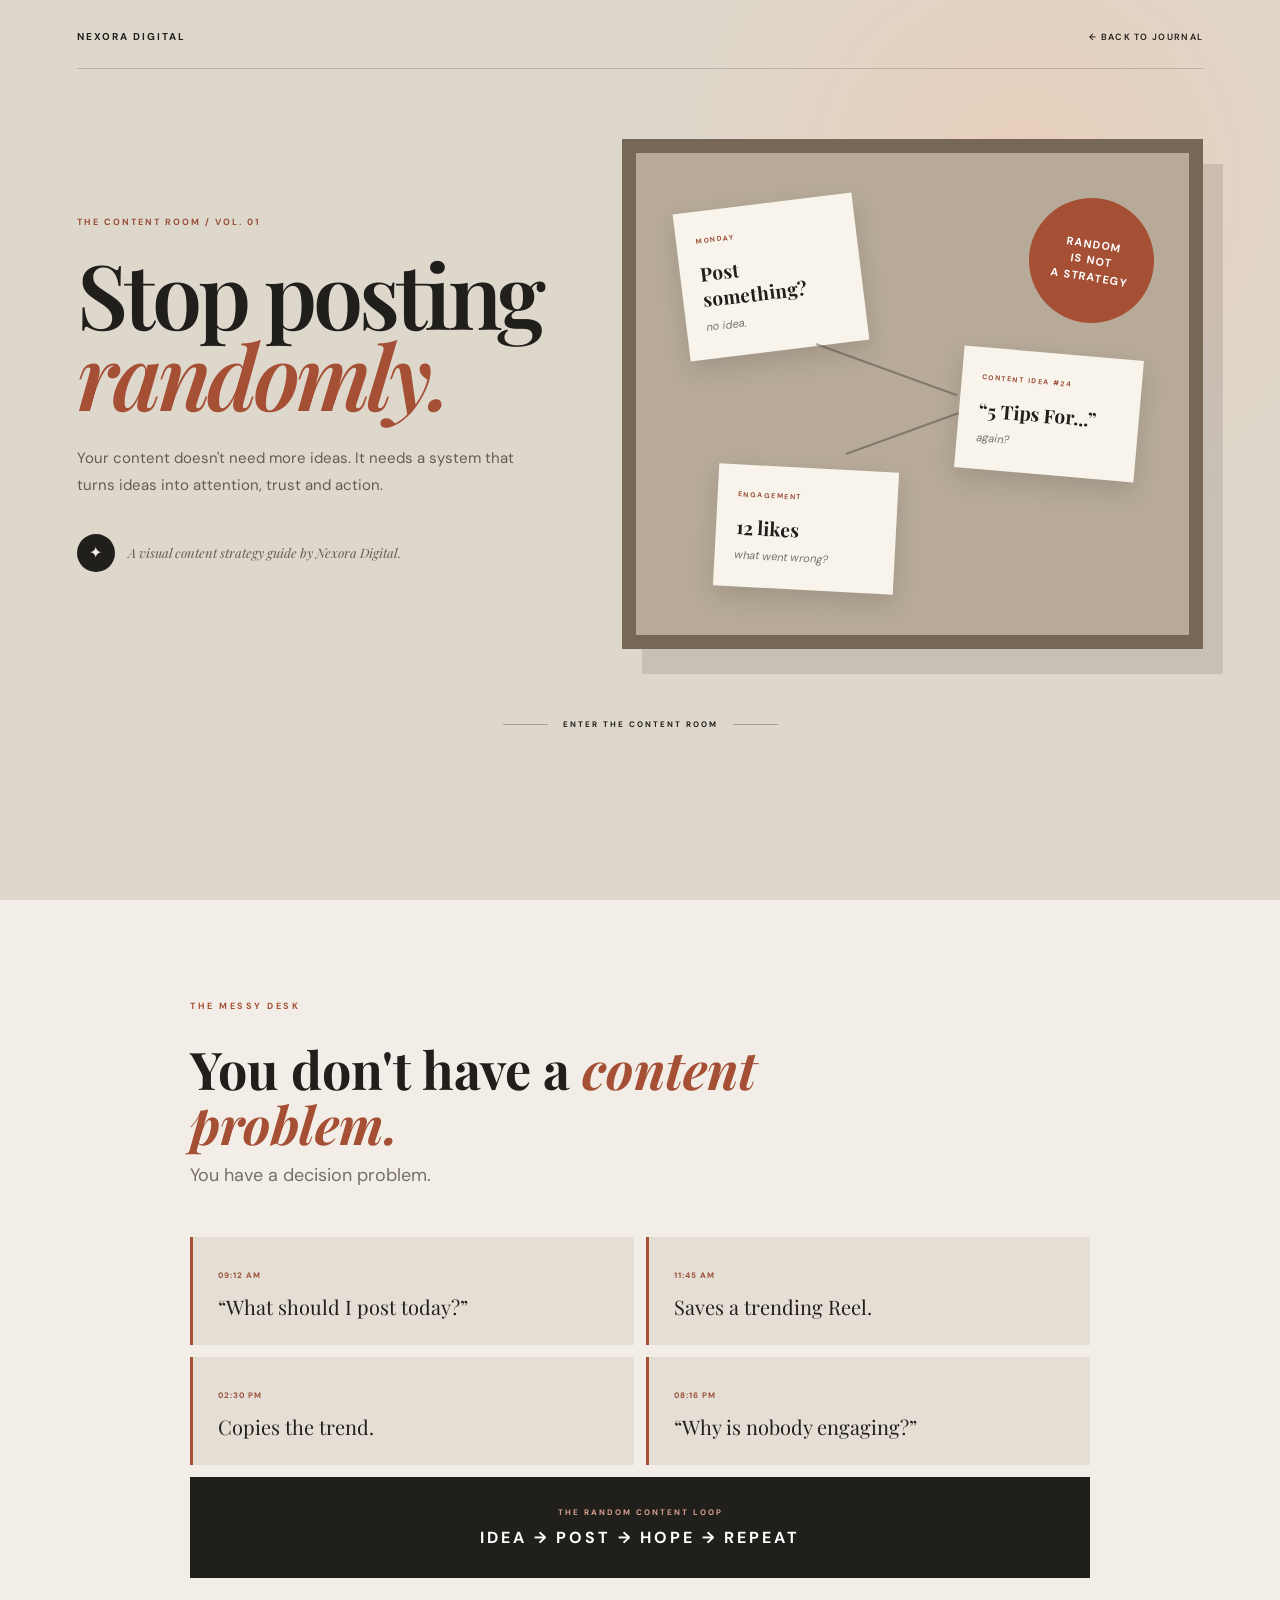
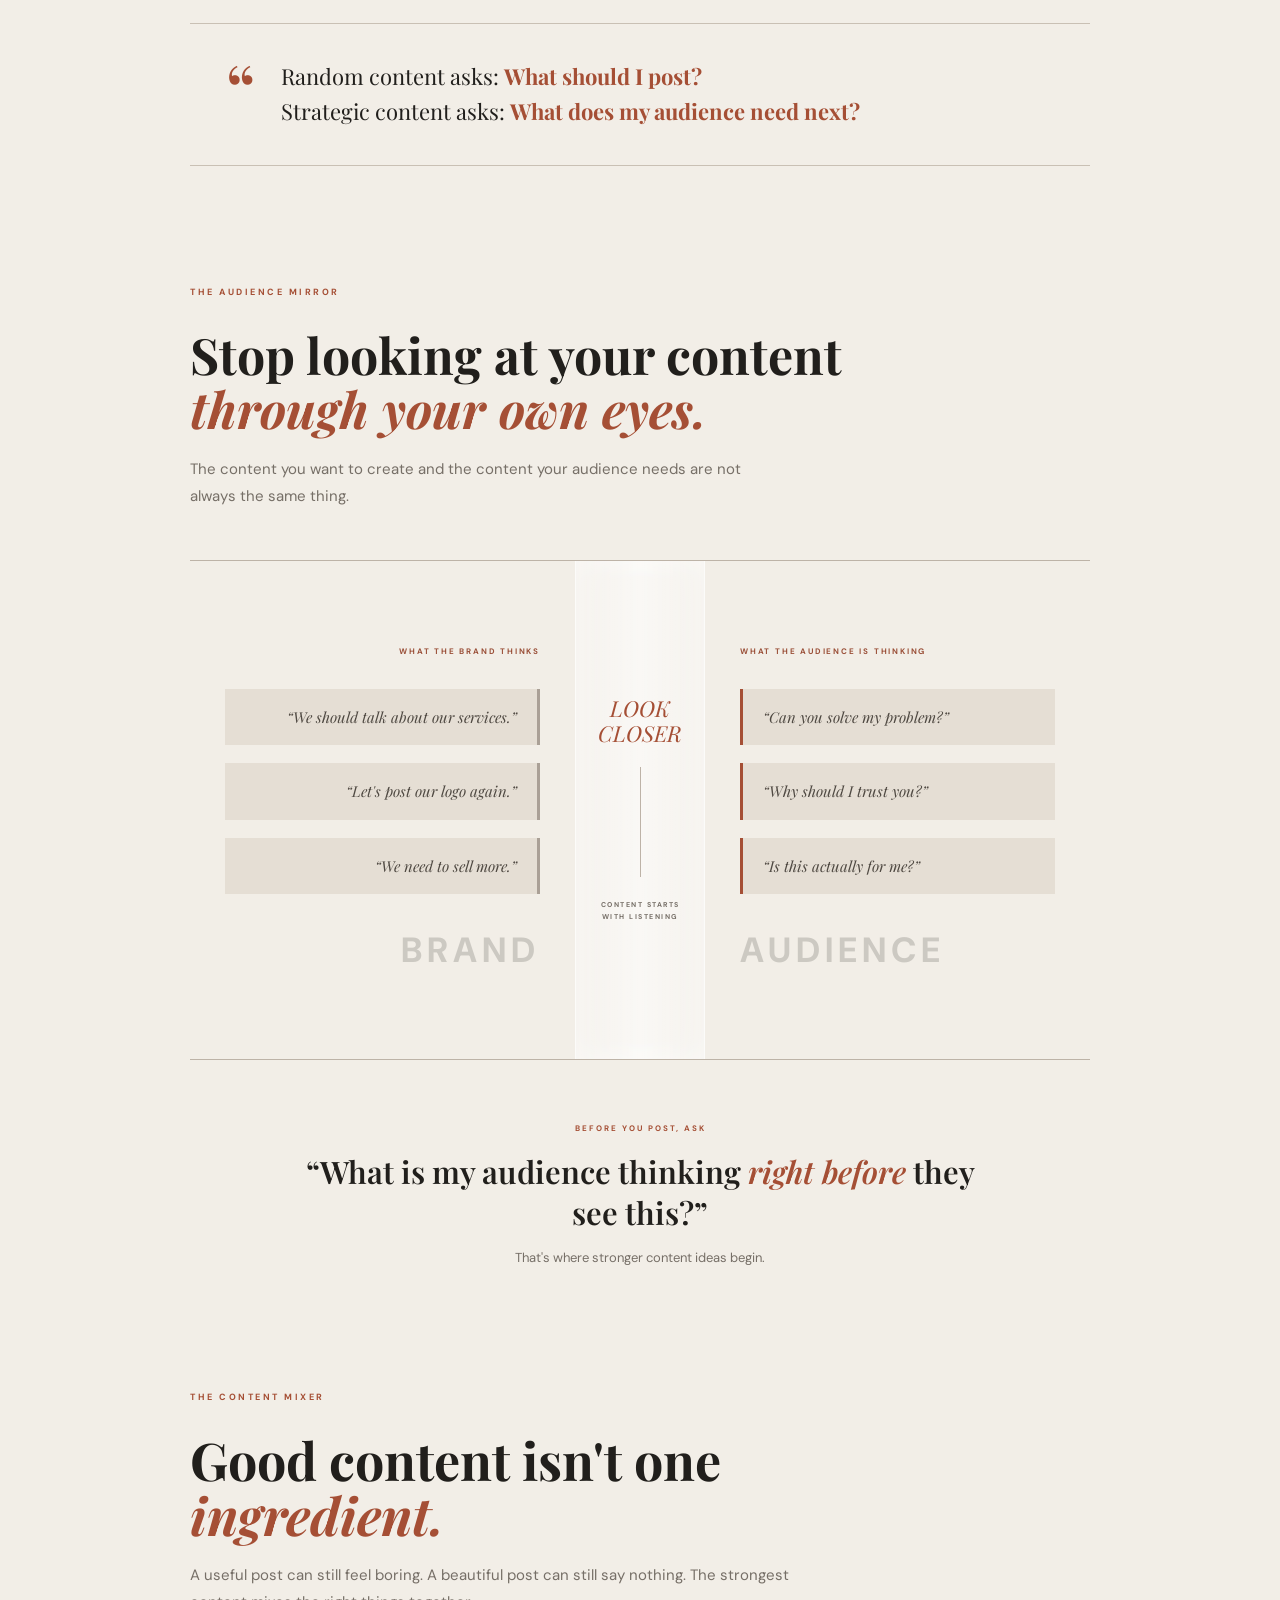
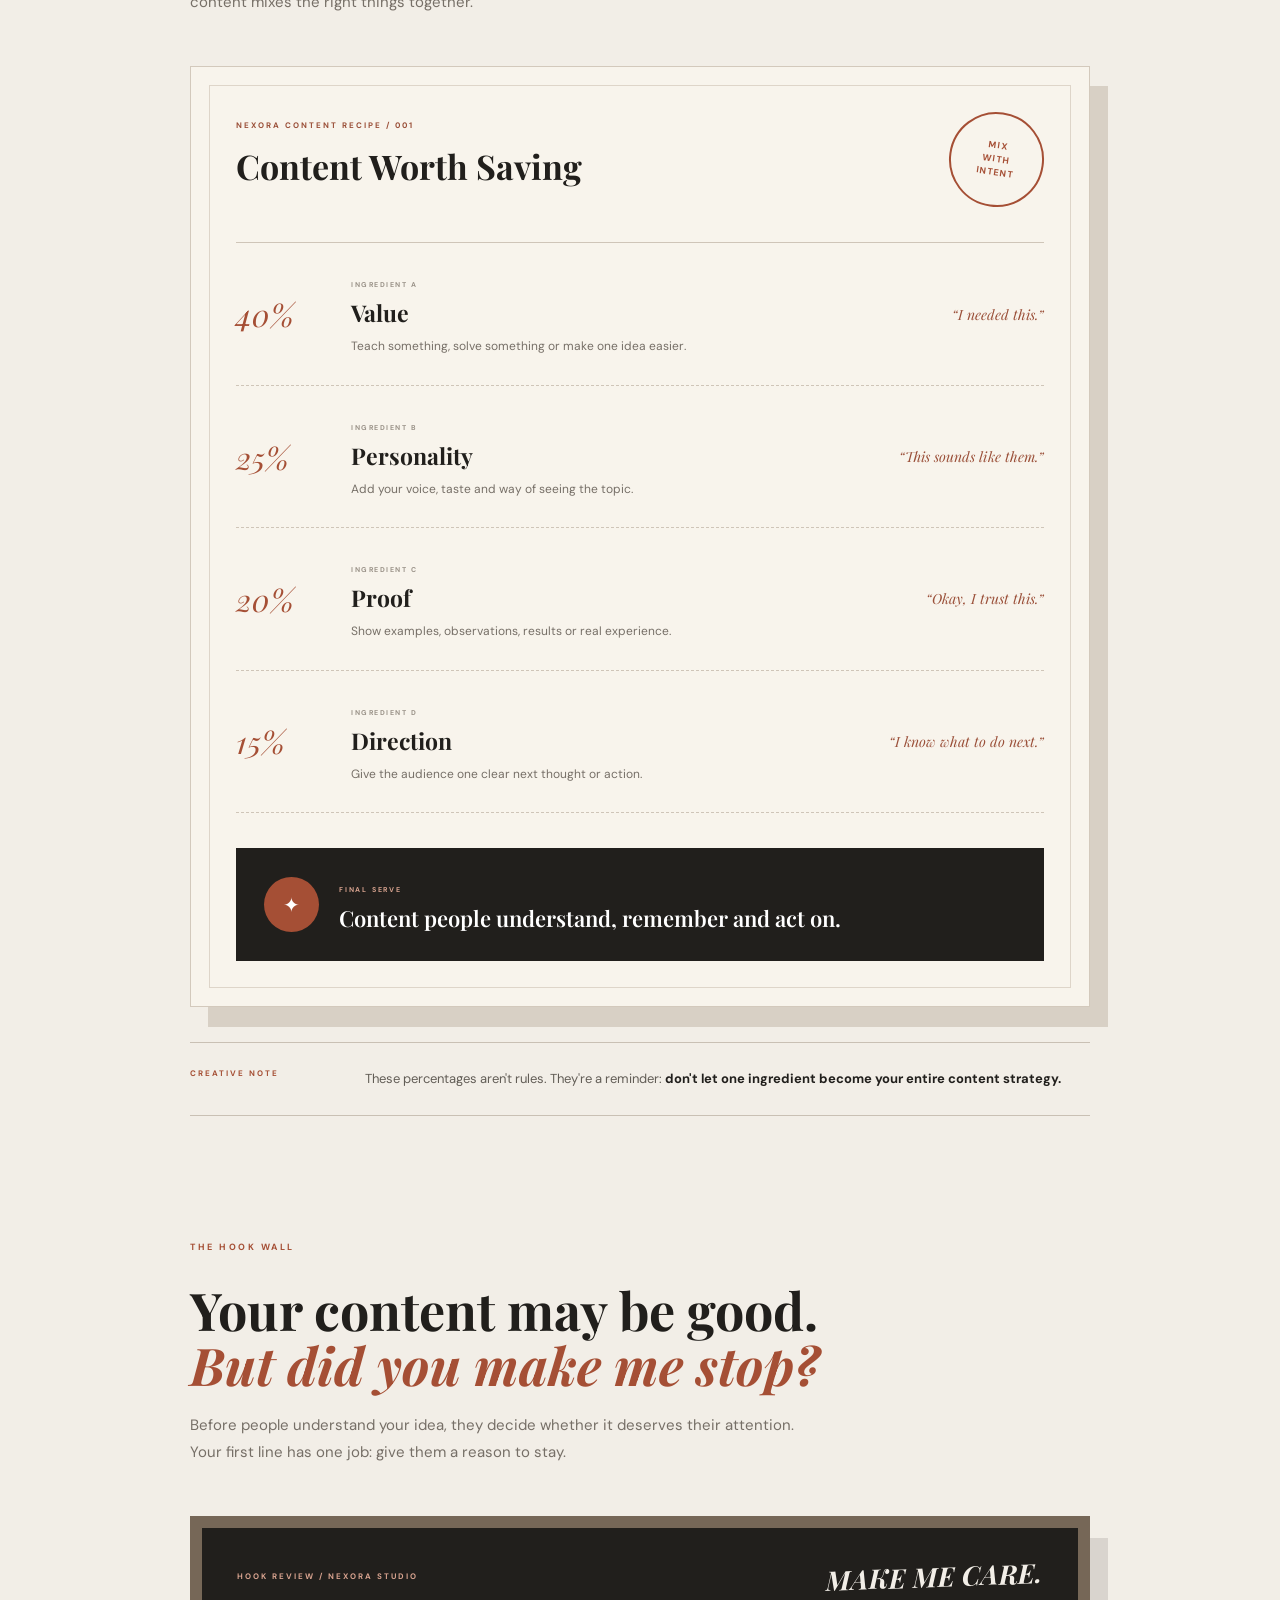
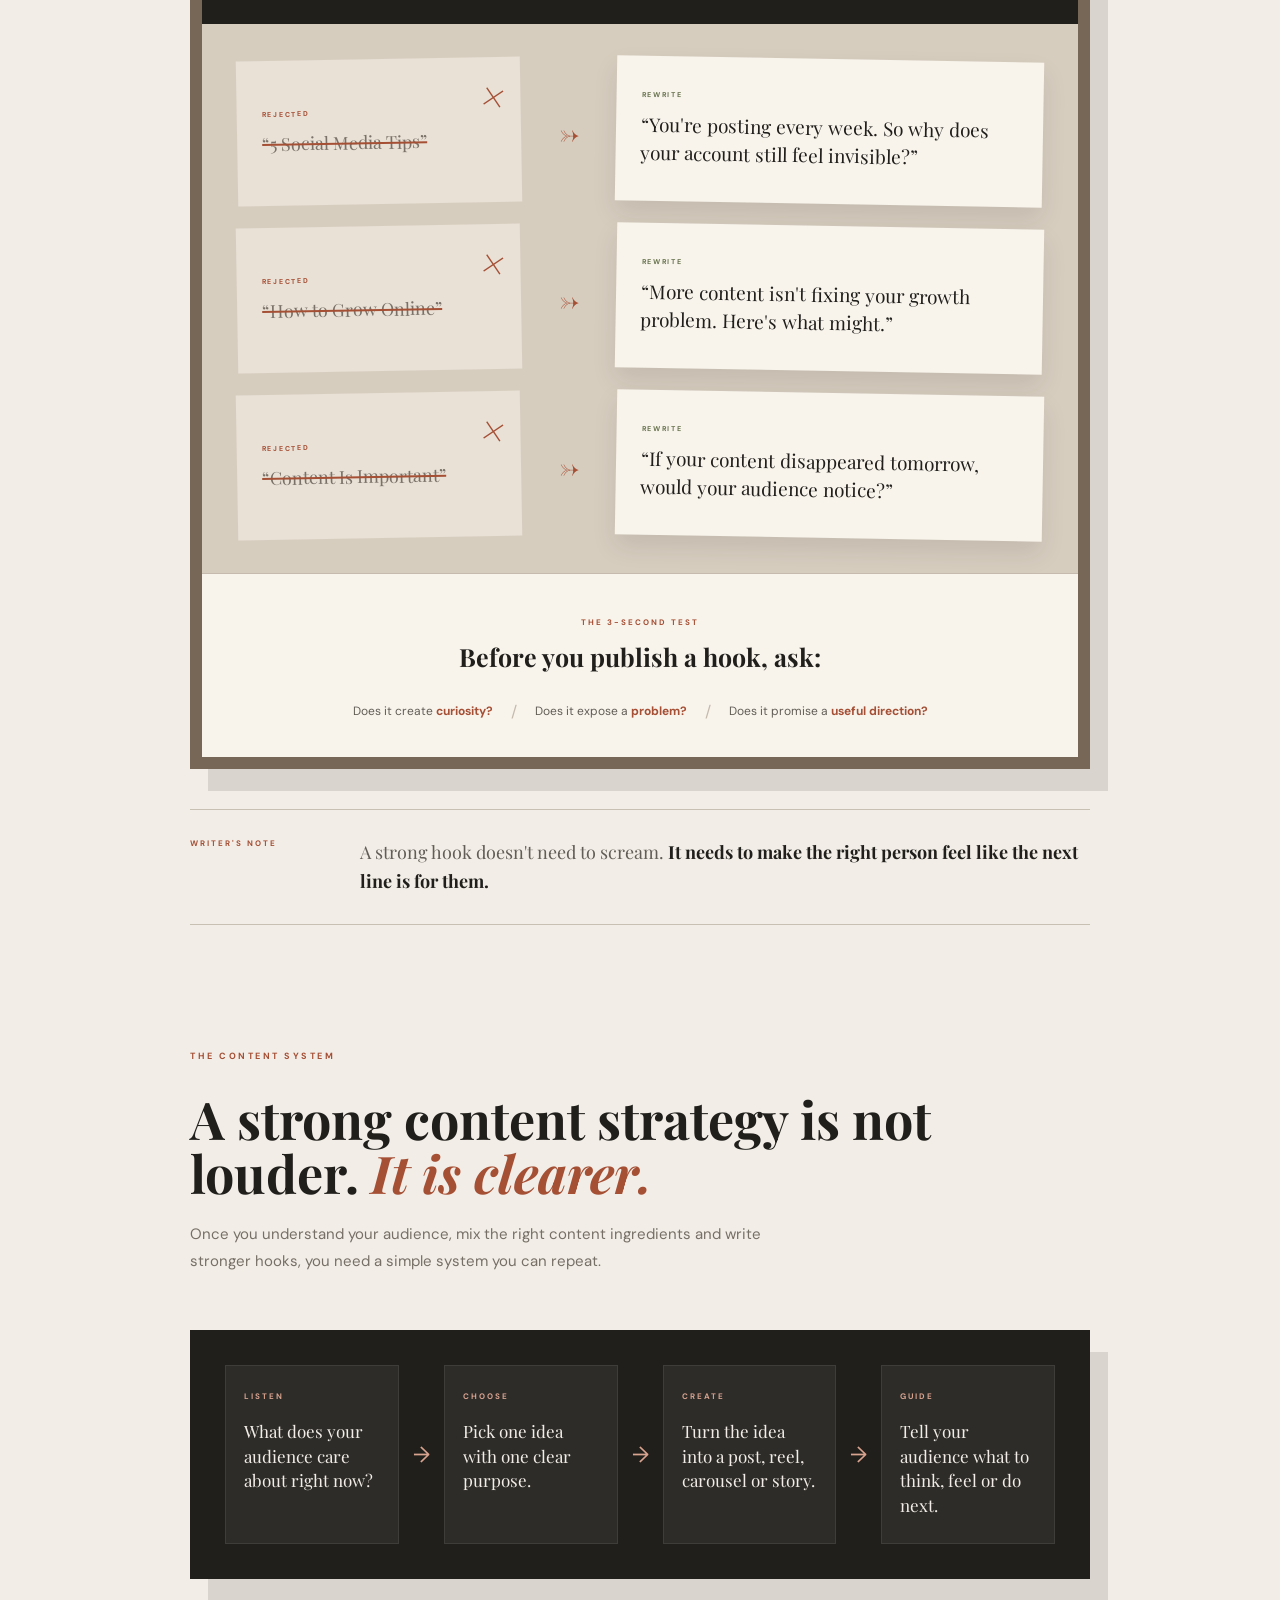
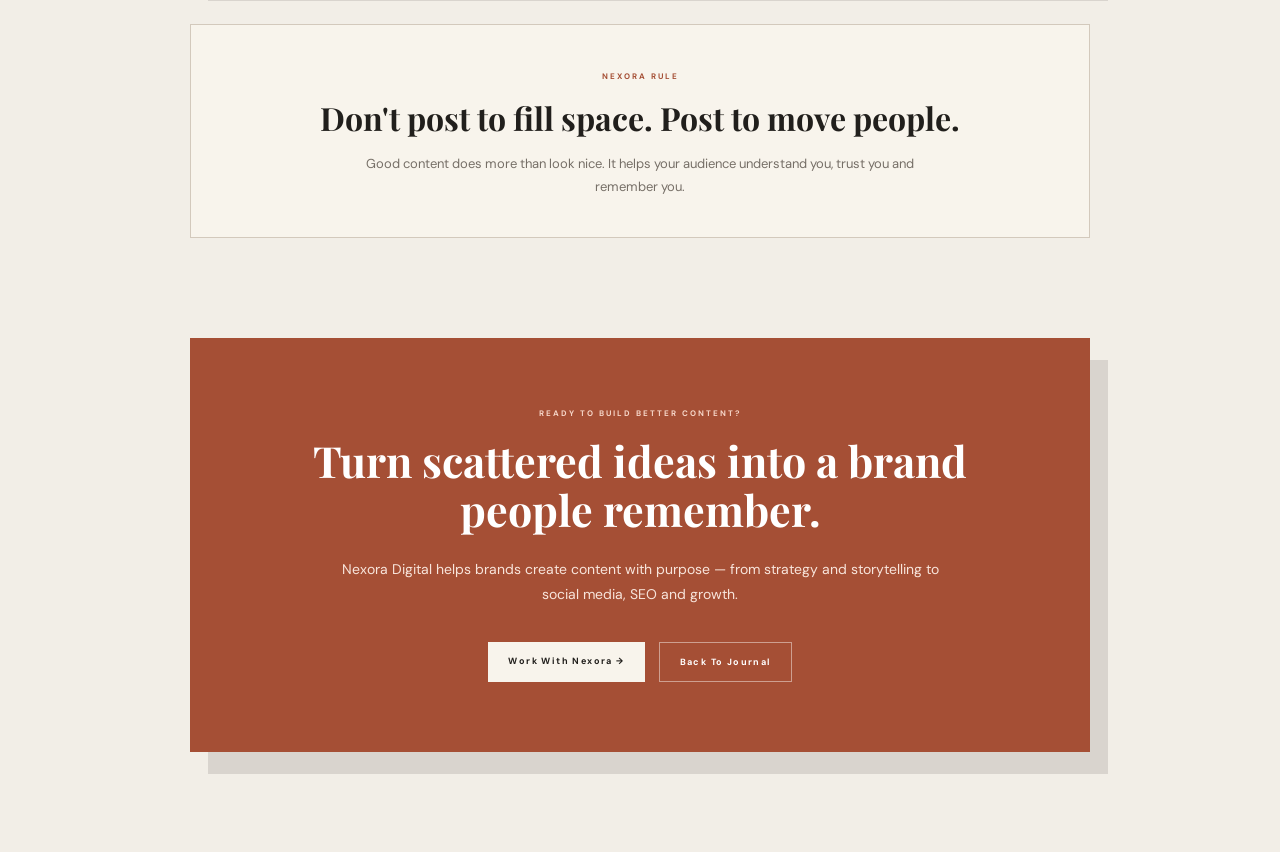
<file: blog3.html>
<!DOCTYPE html>
<html lang="en">
<head>
    <script async src="https://www.googletagmanager.com/gtag/js?id=G-Z6EFMLBT6S"></script>
<script>
  window.dataLayer = window.dataLayer || [];
  function gtag(){
    dataLayer.push(arguments);
  }
  gtag('js', new Date());

  gtag('config', 'G-Z6EFMLBT6S');
</script>
    <meta charset="UTF-8">
    <meta name="viewport"
          content="width=device-width, initial-scale=1.0">

    <title>The Content Room | Nexora Digital</title>

    <link href="https://fonts.googleapis.com/css2?family=DM+Sans:wght@400;500;600;700&family=Playfair+Display:ital,wght@0,600;1,600&display=swap"
          rel="stylesheet">
    <link rel="stylesheet" href="blog3.css">
</head>
<body>
<header class="content-hero">
    <div class="studio-nav">
        <span>NEXORA DIGITAL</span>
        <a href="index.html#blog">
            ← BACK TO JOURNAL
        </a>
    </div>
    <div class="hero-studio">
        <div class="hero-copy">
            <span class="studio-label">
                THE CONTENT ROOM / VOL. 01
            </span>
            <h1>
                Stop posting
                <em>randomly.</em>
            </h1>
            <p>
                Your content doesn't need more ideas.
                It needs a system that turns ideas into
                attention, trust and action.
            </p>
            <div class="hero-note">
                <span>✦</span>
                <p>
                    A visual content strategy guide
                    by Nexora Digital.
                </p>
            </div>
        </div>
        <!-- CREATIVE BOARD -->
        <div class="creative-board">
            <div class="board-paper paper-one">
                <small>MONDAY</small>
                <strong>Post something?</strong>
                <span>no idea.</span>
            </div>
            <div class="board-paper paper-two">
                <small>CONTENT IDEA #24</small>
                <strong>“5 Tips For...”</strong>
                <span>again?</span>
            </div>
            <div class="board-paper paper-three">
                <small>ENGAGEMENT</small>
                <strong>12 likes</strong>
                <span>what went wrong?</span>
            </div>
            <div class="board-sticker">
                RANDOM<br>IS NOT<br>A STRATEGY
            </div>
            <div class="board-line line-one"></div>
            <div class="board-line line-two"></div>
        </div>
    </div>
    <div class="scroll-message">
        <span></span>
        ENTER THE CONTENT ROOM
        <span></span>
    </div>
</header>
<main class="content-container">
<section class="messy-desk">
    <div class="scene-name">
        THE MESSY DESK
    </div>
    <div class="desk-intro">
        <h2>
            You don't have a
            <em>content problem.</em>
        </h2>
        <p>
            You have a decision problem.
        </p>
    </div>
    <div class="chaos-board">
        <div class="chaos-item chaos-one">
            <span>09:12 AM</span>
            <p>
                “What should I post today?”
            </p>
        </div>
        <div class="chaos-item chaos-two">
            <span>11:45 AM</span>
            <p>
                Saves a trending Reel.
            </p>
        </div>
        <div class="chaos-item chaos-three">
            <span>02:30 PM</span>
            <p>
                Copies the trend.
            </p>
        </div>
        <div class="chaos-item chaos-four">
            <span>08:16 PM</span>
            <p>
                “Why is nobody engaging?”
            </p>
        </div>
        <div class="chaos-result">
            <span>THE RANDOM CONTENT LOOP</span>
            <strong>
                IDEA → POST → HOPE → REPEAT
            </strong>
        </div>
    </div>
    <div class="desk-truth">
        <span class="truth-mark">“</span>
        <p>
            Random content asks:
            <strong>What should I post?</strong>
            <br>
            Strategic content asks:
            <strong>What does my audience need next?</strong>
        </p>
    </div>
</section>
<section class="audience-mirror">
    <div class="scene-name">
        THE AUDIENCE MIRROR
    </div>
    <div class="mirror-heading">
        <h2>
            Stop looking at your content
            <em>through your own eyes.</em>
        </h2>
     <p>
            The content you want to create and the content your audience
            needs are not always the same thing.
        </p>
   </div>
    <div class="mirror-room">
        <!-- BRAND SIDE -->
        <div class="mirror-side brand-side">
            <span class="mirror-label">
                WHAT THE BRAND THINKS
            </span>
            <div class="thought thought-one">
                “We should talk about our services.”
            </div>
            <div class="thought thought-two">
                “Let's post our logo again.”
            </div>
            <div class="thought thought-three">
                “We need to sell more.”
            </div>
            <div class="person-label">
                BRAND
            </div>
        </div>
        <div class="mirror-glass">
            <span class="mirror-word">
                LOOK<br>CLOSER
            </span>
            <div class="mirror-line"></div>
            <small>
                CONTENT STARTS<br>
                WITH LISTENING
            </small>
        </div>
        <div class="mirror-side audience-side">
            <span class="mirror-label">
                WHAT THE AUDIENCE IS THINKING
            </span>
            <div class="thought thought-one">
                “Can you solve my problem?”
            </div>
            <div class="thought thought-two">
                “Why should I trust you?”
            </div>
            <div class="thought thought-three">
                “Is this actually for me?”
            </div>
            <div class="person-label">
                AUDIENCE
            </div>
        </div>
    </div>
    <div class="mirror-question">
        <span>BEFORE YOU POST, ASK</span>
        <h3>
            “What is my audience thinking
            <em>right before</em> they see this?”
        </h3>
        <p>
            That's where stronger content ideas begin.
        </p>
    </div>
</section>
<section class="content-mixer">
    <div class="scene-name">
        THE CONTENT MIXER
    </div>
    <div class="mixer-heading">
        <h2>
            Good content isn't one
            <em>ingredient.</em>
        </h2>
        <p>
            A useful post can still feel boring.
            A beautiful post can still say nothing.
            The strongest content mixes the right things together.
        </p>
    </div>
    <div class="recipe-sheet">
        <div class="recipe-top">
            <div>
                <span>NEXORA CONTENT RECIPE / 001</span>
                <h3>
                    Content Worth Saving
                </h3>
            </div>
            <div class="recipe-stamp">
                MIX<br>WITH<br>INTENT
            </div>
        </div>
        <div class="ingredient-list">
            <div class="ingredient">
                <span class="ingredient-amount">
                    40%
                </span>
                <div class="ingredient-name">
                    <small>INGREDIENT A</small>
                    <h3>Value</h3>
                    <p>
                        Teach something, solve something
                        or make one idea easier.
                    </p>
                </div>
                <span class="ingredient-note">
                    “I needed this.”
                </span>
            </div>
            <div class="ingredient">
               <span class="ingredient-amount">
                    25%
                </span>
                <div class="ingredient-name">
                    <small>INGREDIENT B</small>
                    <h3>Personality</h3>
                    <p>
                        Add your voice, taste and way
                        of seeing the topic.
                    </p>
                </div>
                <span class="ingredient-note">
                    “This sounds like them.”
                </span>
            </div>
            <div class="ingredient">
                <span class="ingredient-amount">
                    20%
                </span>
                <div class="ingredient-name">
                    <small>INGREDIENT C</small>
                    <h3>Proof</h3>
                    <p>
                        Show examples, observations,
                        results or real experience.
                    </p>
                </div>
                <span class="ingredient-note">
                    “Okay, I trust this.”
                </span>
            </div>
            <div class="ingredient">

                <span class="ingredient-amount">
                    15%
                </span>

                <div class="ingredient-name">
                    <small>INGREDIENT D</small>

                    <h3>Direction</h3>

                    <p>
                        Give the audience one clear
                        next thought or action.
                    </p>
                </div>

                <span class="ingredient-note">
                    “I know what to do next.”
                </span>

            </div>
        </div>
        <div class="recipe-result">

            <div class="result-mark">
                ✦
            </div>

            <div>

                <small>FINAL SERVE</small>

                <h3>
                    Content people understand,
                    remember and act on.
                </h3>

            </div>

        </div>

    </div>
    <div class="mixer-warning">

        <span>CREATIVE NOTE</span>

        <p>
            These percentages aren't rules.
            They're a reminder:
            <strong>don't let one ingredient become your entire content strategy.</strong>
        </p>

    </div>

</section>
<section class="hook-wall-section">

    <div class="scene-name">
        THE HOOK WALL
    </div>

    <div class="hook-heading">

        <h2>
            Your content may be good.
            <em>But did you make me stop?</em>
        </h2>

        <p>
            Before people understand your idea, they decide whether
            it deserves their attention. Your first line has one job:
            give them a reason to stay.
        </p>

    </div>
    <div class="writers-wall">

        <div class="wall-header">

            <span>HOOK REVIEW / NEXORA STUDIO</span>

            <strong>
                MAKE ME CARE.
            </strong>

        </div>
        <div class="hook-rewrites">
            <div class="hook-rewrite">

                <div class="rejected-hook">

                    <span>REJECTED</span>

                    <p>
                        “5 Social Media Tips”
                    </p>

                    <div class="red-mark">
                        ×
                    </div>

                </div>
                <div class="rewrite-arrow">
                    →
                </div>
                <div class="approved-hook">

                    <span>REWRITE</span>

                    <p>
                        “You're posting every week.
                        So why does your account still feel invisible?”
                    </p>

                </div>

            </div>
            <div class="hook-rewrite">

                <div class="rejected-hook">

                    <span>REJECTED</span>

                    <p>
                        “How to Grow Online”
                    </p>

                    <div class="red-mark">
                        ×
                    </div>

                </div>
                <div class="rewrite-arrow">
                    →
                </div>
                <div class="approved-hook">

                    <span>REWRITE</span>

                    <p>
                        “More content isn't fixing your growth problem.
                        Here's what might.”
                    </p>

                </div>

            </div>
            <div class="hook-rewrite">

                <div class="rejected-hook">

                    <span>REJECTED</span>

                    <p>
                        “Content Is Important”
                    </p>

                    <div class="red-mark">
                        ×
                    </div>

                </div>
                <div class="rewrite-arrow">
                    →
                </div>
                <div class="approved-hook">

                    <span>REWRITE</span>

                    <p>
                        “If your content disappeared tomorrow,
                        would your audience notice?”
                    </p>

                </div>

            </div>

        </div>
        <div class="hook-test">

            <div class="hook-test-title">

                <span>THE 3-SECOND TEST</span>

                <h3>
                    Before you publish a hook, ask:
                </h3>

            </div>
            <div class="hook-questions">

                <p>
                    Does it create <strong>curiosity?</strong>
                </p>

                <span>/</span>

                <p>
                    Does it expose a <strong>problem?</strong>
                </p>

                <span>/</span>

                <p>
                    Does it promise a <strong>useful direction?</strong>
                </p>

            </div>

        </div>

    </div>
    <div class="hook-final-note">

        <span>
            WRITER'S NOTE
        </span>

        <p>
            A strong hook doesn't need to scream.
            <strong>It needs to make the right person feel like the next line is for them.</strong>
        </p>

    </div>

</section>

<section class="content-system-section">

    <div class="scene-name">
        THE CONTENT SYSTEM
    </div>

    <div class="system-heading">

        <h2>
            A strong content strategy is not louder.
            <em>It is clearer.</em>
        </h2>

        <p>
            Once you understand your audience, mix the right content ingredients
            and write stronger hooks, you need a simple system you can repeat.
        </p>

    </div>


    <div class="system-map">

        <div class="system-step">
            <span>LISTEN</span>
            <p>What does your audience care about right now?</p>
        </div>

        <div class="system-arrow">→</div>

        <div class="system-step">
            <span>CHOOSE</span>
            <p>Pick one idea with one clear purpose.</p>
        </div>

        <div class="system-arrow">→</div>

        <div class="system-step">
            <span>CREATE</span>
            <p>Turn the idea into a post, reel, carousel or story.</p>
        </div>

        <div class="system-arrow">→</div>

        <div class="system-step">
            <span>GUIDE</span>
            <p>Tell your audience what to think, feel or do next.</p>
        </div>

    </div>


    <div class="system-note">

        <span>NEXORA RULE</span>

        <h3>
            Don't post to fill space. Post to move people.
        </h3>

        <p>
            Good content does more than look nice. It helps your audience
            understand you, trust you and remember you.
        </p>

    </div>

</section>
<section class="content-final-cta">

    <span class="final-label">
        READY TO BUILD BETTER CONTENT?
    </span>

    <h2>
        Turn scattered ideas into a brand people remember.
    </h2>

    <p>
        Nexora Digital helps brands create content with purpose —
        from strategy and storytelling to social media, SEO and growth.
    </p>

    <div class="final-actions">

        <a href="index.html#contact">
            Work With Nexora →
        </a>

        <a href="index.html#blog">
            Back To Journal
        </a>

    </div>

</section>
</main>
</body>
</html>
</file>
<file: blog1.css>
*{
    margin:0;
    padding:0;
    box-sizing:border-box;
}

body{
    font-family:'Poppins',sans-serif;
    background:linear-gradient(135deg,#ede9fe,#fdf2f8);
    color:#111827;
}

.blog-hero{
    text-align:center;
    padding:70px 20px 40px;
    max-width:1000px;
    margin:auto;
}

.category{
    color:#7C3AED;
    font-weight:600;
}

.blog-hero h1{
    font-size:46px;
    margin:15px 0;
}

.blog-hero p{
    color:#6b7280;
}

.meta{
    margin:20px 0;
    color:#6b7280;
}

.blog-hero img{
    width:100%;
    max-height:420px;
    object-fit:cover;
    border-radius:25px;
    box-shadow:0 20px 50px rgba(124,58,237,0.2);
}

.blog-container{
    max-width:850px;
    margin:auto;
    padding:40px 20px;
}

section{
    margin-bottom:45px;
}

h2{
    font-size:28px;
    margin-bottom:15px;
}

p, li{
    font-size:16px;
    line-height:1.8;
    color:#374151;
}

.toc, .tip-box, .cta-box{
    background:white;
    padding:25px;
    border-radius:20px;
    box-shadow:0 10px 30px rgba(124,58,237,0.12);
}

.toc ul, .mistakes ul{
    padding-left:20px;
}

.tip-box{
    border-left:5px solid #7C3AED;
    margin-top:20px;
}

.tools-grid{
    display:grid;
    grid-template-columns:repeat(auto-fit,minmax(180px,1fr));
    gap:15px;
}

.tools-grid div{
    background:white;
    padding:15px;
    border-radius:15px;
    text-align:center;
    box-shadow:0 8px 20px rgba(0,0,0,0.08);
}

.cta-box{
    text-align:center;
    background:linear-gradient(90deg,#7C3AED,#F472B6);
}

.cta-box h2,
.cta-box p{
    color:white;
}

.cta-box a{
    display:inline-block;
    margin-top:15px;
    padding:12px 25px;
    background:white;
    color:#7C3AED;
    text-decoration:none;
    border-radius:30px;
    font-weight:600;
}

@media(max-width:768px){
    .blog-hero h1{
        font-size:32px;
    }
}
.stats-row{
    display:grid;
    grid-template-columns:repeat(3,1fr);
    gap:20px;
    margin:35px 0;
}

.stat-card{
    background:white;
    padding:25px;
    border-radius:20px;
    text-align:center;
    box-shadow:0 12px 30px rgba(124,58,237,0.15);
}

.stat-card h3{
    font-size:32px;
    color:#7C3AED;
}

.strategy-card{
    background:linear-gradient(135deg,#7C3AED,#F472B6);
    color:white;
    padding:30px;
    border-radius:24px;
    margin:35px 0;
    text-align:center;
}

.strategy-card p{
    color:white;
    font-size:20px;
}

.mistake-grid{
    display:grid;
    grid-template-columns:repeat(2,1fr);
    gap:15px;
    margin-top:20px;
}

.mistake-grid div{
    background:white;
    padding:18px;
    border-radius:16px;
    box-shadow:0 8px 25px rgba(0,0,0,0.08);
}

@media(max-width:768px){
    .stats-row,
    .mistake-grid{
        grid-template-columns:1fr;
    }
}
/* =====================================
   INSTAGRAM ALGORITHM VISUAL SECTION
===================================== */

.algorithm-section {
    margin: 70px 0;
}

.section-label {
    display: inline-block;
    margin-bottom: 12px;
    padding: 7px 14px;

    background: rgba(124, 58, 237, 0.1);
    color: #7C3AED;

    border-radius: 30px;

    font-size: 11px;
    font-weight: 700;
    letter-spacing: 1.5px;
}

.section-intro {
    max-width: 720px;
    margin-bottom: 35px;
    line-height: 1.8;
}

.algorithm-flow {
    display: flex;
    align-items: stretch;
    justify-content: center;
    gap: 12px;

    margin: 35px 0;
}

.flow-card {
    flex: 1;

    background: rgba(255, 255, 255, 0.75);

    border: 1px solid rgba(124, 58, 237, 0.12);
    border-radius: 20px;

    padding: 25px 18px;

    text-align: center;

    box-shadow: 0 12px 30px rgba(124, 58, 237, 0.08);

    transition: 0.3s ease;
}

.flow-card:hover {
    transform: translateY(-7px);

    border-color: rgba(124, 58, 237, 0.4);

    box-shadow: 0 18px 40px rgba(124, 58, 237, 0.18);
}

.flow-card span {
    display: block;
    font-size: 32px;
    margin-bottom: 15px;
}

.flow-card h3 {
    font-size: 16px;
    margin-bottom: 8px;
}

.flow-card p {
    font-size: 12px;
    line-height: 1.6;
    color: #6b7280;
}

.flow-arrow {
    display: flex;
    align-items: center;

    color: #7C3AED;

    font-size: 24px;
    font-weight: 700;
}

.algorithm-message {
    display: flex;
    align-items: center;
    gap: 18px;

    margin-top: 30px;

    padding: 25px 30px;

    background: linear-gradient(
        135deg,
        rgba(124, 58, 237, 0.12),
        rgba(244, 114, 182, 0.14)
    );

    border-radius: 20px;

    border-left: 4px solid #7C3AED;
}

.message-icon {
    font-size: 32px;
}

.algorithm-message h3 {
    margin-bottom: 5px;
    font-size: 17px;
}

.algorithm-message p {
    margin: 0;
}

/* MOBILE */

@media (max-width: 768px) {

    .algorithm-flow {
        flex-direction: column;
    }

    .flow-arrow {
        justify-content: center;
        transform: rotate(90deg);
    }

    .algorithm-message {
        align-items: flex-start;
        padding: 22px;
    }
}
.reels-section {
    margin: 70px 0;
}

.reel-layout {
    display: grid;
    grid-template-columns: 320px 1fr;
    gap: 30px;
    align-items: center;
    margin-top: 30px;
}

.phone-mockup {
    background: #111827;
    border-radius: 35px;
    padding: 18px;
    box-shadow: 0 20px 45px rgba(0,0,0,0.25);
}

.phone-screen {
    min-height: 420px;
    border-radius: 25px;
    padding: 25px;
    background: linear-gradient(160deg, #7C3AED, #F472B6);
    color: white;
    display: flex;
    flex-direction: column;
    justify-content: center;
}

.reel-badge {
    width: fit-content;
    padding: 6px 12px;
    border-radius: 20px;
    background: rgba(255,255,255,0.2);
    font-size: 12px;
    font-weight: 700;
    margin-bottom: 20px;
}

.phone-screen h3 {
    font-size: 28px;
    line-height: 1.2;
}

.phone-screen p {
    color: white;
    margin-top: 12px;
}

.reel-line {
    height: 4px;
    width: 80px;
    background: white;
    border-radius: 20px;
    margin: 25px 0;
}

.hook-cards {
    display: grid;
    gap: 18px;
}

.hook-card {
    background: white;
    padding: 24px;
    border-radius: 20px;
    box-shadow: 0 10px 30px rgba(124,58,237,0.12);
}

.hook-card p {
    margin-top: 8px;
}

.weak {
    border-left: 5px solid #ef4444;
}

.strong {
    border-left: 5px solid #7C3AED;
}

@media(max-width:768px){
    .reel-layout {
        grid-template-columns: 1fr;
    }
}
.content-strategy-section {
    margin: 70px 0;
}
/* =====================================
   CONTENT STRATEGY PLANNER
===================================== */

.content-strategy-section {
    margin: 75px 0;
}

.planner {
    margin-top: 35px;
    background: rgba(247, 242, 249, 0.82);
    border: 1px solid rgba(124, 58, 237, 0.12);
    border-radius: 26px;
    overflow: hidden;
    box-shadow: 0 20px 50px rgba(124, 58, 237, 0.12);
}

.planner-header {
    display: flex;
    justify-content: space-between;
    align-items: center;
    gap: 20px;

    padding: 28px 32px;

    background: #111827;
    color: white;
}

.planner-header h3 {
    font-size: 21px;
    margin-top: 5px;
}

.planner-small {
    color: #c4b5fd;
    font-size: 10px;
    font-weight: 700;
    letter-spacing: 1.5px;
}

.planner-week {
    padding: 8px 14px;
    border: 1px solid rgba(255, 255, 255, 0.25);
    border-radius: 30px;
    font-size: 11px;
    font-weight: 600;
}

.planner-row {
    display: grid;
    grid-template-columns: 90px 1fr 100px;
    align-items: center;
    gap: 20px;

    padding: 22px 30px;

    border-bottom: 1px solid #eeeaf8;

    transition: 0.3s ease;
}

.planner-row:last-child {
    border-bottom: none;
}

.planner-row:hover {
    background: rgba(124, 58, 237, 0.045);
}

.planner-day {
    display: flex;
    flex-direction: column;
}

.planner-day span {
    color: #7C3AED;
    font-size: 11px;
    font-weight: 700;
    letter-spacing: 1px;
}

.planner-day strong {
    font-size: 27px;
    color: #111827;
}

.content-type {
    display: inline-block;
    padding: 5px 10px;
    border-radius: 30px;

    font-size: 9px;
    font-weight: 700;
    letter-spacing: 1px;

    margin-bottom: 8px;
}

.educate {
    background: #ede9fe;
    color: #6d28d9;
}

.connect {
    background: #fce7f3;
    color: #be185d;
}

.reach {
    background: #dbeafe;
    color: #1d4ed8;
}

.proof {
    background: #dcfce7;
    color: #15803d;
}

.convert {
    background: #ffedd5;
    color: #c2410c;
}

.planner-content h4 {
    font-size: 15px;
    margin-bottom: 4px;
    color: #111827;
}

.planner-content p {
    font-size: 13px;
    color: #6b7280;
    line-height: 1.5;
}

.planner-goal {
    text-align: right;
}

.planner-goal span {
    display: block;
    color: #9ca3af;
    font-size: 9px;
    font-weight: 700;
    letter-spacing: 1px;
}

.planner-goal strong {
    color: #7C3AED;
    font-size: 14px;
}

.planner-note {
    margin-top: 25px;
    padding: 22px 25px;

    border-left: 4px solid #F472B6;

    background: rgba(244, 114, 182, 0.08);

    border-radius: 0 16px 16px 0;
}

/* MOBILE */

@media (max-width: 650px) {

    .planner-header {
        padding: 24px 20px;
    }

    .planner-week {
        display: none;
    }

    .planner-row {
        grid-template-columns: 55px 1fr;
        gap: 15px;
        padding: 20px;
    }

    .planner-goal {
        grid-column: 2;
        text-align: left;
    }

    .planner-goal span,
    .planner-goal strong {
        display: inline;
        margin-right: 5px;
    }
}
/* =====================================
   NEXORA INSTAGRAM AUDIT
===================================== */

.audit-section {
    margin: 80px 0;
}

.audit-board {
    margin-top: 35px;

    background: #111827;

    border-radius: 28px;

    overflow: hidden;

    box-shadow:
        0 25px 60px rgba(17, 24, 39, 0.25);
}

.audit-top {
    display: flex;
    justify-content: space-between;
    align-items: center;

    padding: 28px 32px 22px;
}

.audit-title {
    display: flex;
    align-items: center;
    gap: 15px;
}

.scan-dot {
    width: 12px;
    height: 12px;

    background: #f472b6;

    border-radius: 50%;

    box-shadow:
        0 0 0 7px rgba(244, 114, 182, 0.12);

    animation: scanPulse 1.8s infinite;
}

@keyframes scanPulse {

    0% {
        box-shadow:
            0 0 0 0 rgba(244, 114, 182, 0.4);
    }

    70% {
        box-shadow:
            0 0 0 12px rgba(244, 114, 182, 0);
    }

    100% {
        box-shadow:
            0 0 0 0 rgba(244, 114, 182, 0);
    }

}

.audit-small {
    color: #c4b5fd;

    font-size: 9px;
    font-weight: 700;

    letter-spacing: 1.5px;
}

.audit-title h3 {
    color: white;

    font-size: 20px;

    margin-top: 4px;
}

.audit-status {
    padding: 8px 14px;

    border-radius: 30px;

    background: rgba(239, 68, 68, 0.12);

    border: 1px solid rgba(239, 68, 68, 0.35);

    color: #fca5a5;

    font-size: 10px;
    font-weight: 700;

    letter-spacing: 1px;
}

.audit-progress {
    width: 100%;
    height: 3px;

    background: rgba(255, 255, 255, 0.08);
}

.audit-progress-fill {
    width: 68%;
    height: 100%;

    background: linear-gradient(
        90deg,
        #7C3AED,
        #F472B6,
        #ef4444
    );
}

.audit-list {
    padding: 8px 32px;
}

.audit-item {
    display: grid;

    grid-template-columns:
        55px
        1fr
        120px;

    align-items: center;

    gap: 20px;

    padding: 25px 0;

    border-bottom:
        1px solid rgba(255, 255, 255, 0.08);

    transition: 0.3s ease;
}

.audit-item:hover {
    padding-left: 10px;
}

.issue-number {
    color: rgba(255, 255, 255, 0.2);

    font-size: 25px;
    font-weight: 700;
}

.issue-content h3 {
    color: white;

    font-size: 16px;

    margin: 8px 0 6px;
}

.issue-content p {
    color: #9ca3af;

    font-size: 12px;

    line-height: 1.6;

    max-width: 500px;
}

.severity {
    display: inline-block;

    padding: 4px 9px;

    border-radius: 20px;

    font-size: 8px;
    font-weight: 700;

    letter-spacing: 1px;
}

.critical {
    background: rgba(239, 68, 68, 0.15);
    color: #fca5a5;
}

.high {
    background: rgba(249, 115, 22, 0.15);
    color: #fdba74;
}

.warning {
    background: rgba(234, 179, 8, 0.15);
    color: #fde047;
}

.issue-result {
    text-align: right;
}

.issue-result span {
    display: block;

    color: #6b7280;

    font-size: 8px;
    font-weight: 700;

    letter-spacing: 1px;
}

.issue-result strong {
    color: #f9a8d4;

    font-size: 12px;
}

.audit-result {
    display: flex;
    align-items: center;

    gap: 20px;

    margin: 20px 32px 32px;

    padding: 25px;

    border-radius: 20px;

    background: linear-gradient(
        135deg,
        rgba(124, 58, 237, 0.18),
        rgba(244, 114, 182, 0.12)
    );

    border:
        1px solid rgba(196, 181, 253, 0.15);
}

.result-icon {
    width: 50px;
    height: 50px;

    flex-shrink: 0;

    display: flex;
    align-items: center;
    justify-content: center;

    border-radius: 50%;

    background: linear-gradient(
        135deg,
        #7C3AED,
        #F472B6
    );

    color: white;

    font-size: 24px;
    font-weight: 700;
}

.audit-result span {
    color: #c4b5fd;

    font-size: 9px;
    font-weight: 700;

    letter-spacing: 1.5px;
}

.audit-result h3 {
    color: white;

    margin: 5px 0;

    font-size: 17px;
}

.audit-result p {
    color: #9ca3af;

    font-size: 12px;
}


/* MOBILE */

@media (max-width: 650px) {

    .audit-top {
        padding: 25px 20px 20px;
    }

    .audit-status {
        display: none;
    }

    .audit-list {
        padding: 5px 20px;
    }

    .audit-item {
        grid-template-columns:
            40px
            1fr;

        gap: 12px;
    }

    .issue-result {
        grid-column: 2;

        text-align: left;
    }

    .issue-result span,
    .issue-result strong {
        display: inline;

        margin-right: 5px;
    }

    .audit-result {
        margin: 20px;

        align-items: flex-start;
    }

}
/* =====================================
   NEXORA MARKETER'S TOOLKIT
===================================== */

.toolkit-section {
    margin: 80px 0;
}

.toolkit-board {
    margin-top: 35px;
    background: rgba(255,255,255,0.85);
    border: 1px solid rgba(124,58,237,0.12);
    border-radius: 28px;
    overflow: hidden;
    box-shadow: 0 20px 50px rgba(124,58,237,0.12);
}

.toolkit-header {
    display: flex;
    justify-content: space-between;
    align-items: center;

    padding: 26px 30px;

    background: linear-gradient(135deg,#7C3AED,#F472B6);
    color: white;
}

.toolkit-header h3 {
    font-size: 22px;
}

.toolkit-header span {
    padding: 7px 13px;
    border-radius: 30px;
    background: rgba(255,255,255,0.2);
    font-size: 12px;
    font-weight: 600;
}

.tool-list {
    padding: 15px 30px 30px;
}

.tool-item {
    display: grid;
    grid-template-columns: 55px 1fr auto;
    gap: 18px;
    align-items: center;

    padding: 22px 0;
    border-bottom: 1px solid #eeeaf8;
}

.tool-item:last-child {
    border-bottom: none;
}

.tool-icon {
    width: 48px;
    height: 48px;

    display: flex;
    align-items: center;
    justify-content: center;

    border-radius: 16px;
    background: #ede9fe;

    font-size: 24px;
}

.tool-item h3 {
    font-size: 16px;
    margin-bottom: 5px;
    color: #111827;
}

.tool-item p {
    font-size: 13px;
    color: #6b7280;
    line-height: 1.5;
}

.tool-tag {
    padding: 7px 12px;
    border-radius: 30px;
    background: rgba(124,58,237,0.1);
    color: #7C3AED;
    font-size: 11px;
    font-weight: 700;
}

@media(max-width:650px){
    .tool-item {
        grid-template-columns: 48px 1fr;
    }

    .tool-tag {
        grid-column: 2;
        width: fit-content;
    }
}
/* =====================================
   NEXORA PRE-PUBLISH CONTROL
===================================== */

.launch-section {
    margin: 80px 0;
}

.launch-console {
    margin-top: 35px;

    background: #f8f7fc;

    border: 1px solid rgba(124, 58, 237, 0.14);
    border-radius: 28px;

    overflow: hidden;

    box-shadow: 0 25px 60px rgba(124, 58, 237, 0.13);
}

.console-top {
    display: flex;
    justify-content: space-between;
    align-items: center;

    padding: 28px 32px;

    background: white;

    border-bottom: 1px solid #eeeaf8;
}

.console-label {
    color: #7C3AED;

    font-size: 9px;
    font-weight: 700;

    letter-spacing: 1.6px;
}

.console-top h3 {
    margin-top: 5px;

    font-size: 21px;
    color: #111827;
}

.console-status {
    display: flex;
    align-items: center;
    gap: 8px;

    padding: 8px 13px;

    border-radius: 30px;

    background: #ecfdf5;

    color: #047857;

    font-size: 9px;
    font-weight: 700;

    letter-spacing: 1px;
}

.console-status span {
    width: 8px;
    height: 8px;

    background: #10b981;

    border-radius: 50%;

    box-shadow: 0 0 0 5px rgba(16, 185, 129, 0.12);
}

.check-system {
    padding: 10px 32px;
}

.system-check {
    display: grid;

    grid-template-columns: 35px 1fr 80px;

    align-items: center;

    gap: 18px;

    padding: 22px 0;

    border-bottom: 1px solid #e9e5f2;

    cursor: pointer;

    transition: 0.3s ease;
}

.system-check:last-child {
    border-bottom: none;
}

.system-check:hover {
    padding-left: 8px;
}

.system-check input {
    display: none;
}

.custom-check {
    width: 25px;
    height: 25px;

    border: 2px solid #c4b5fd;

    border-radius: 8px;

    position: relative;

    transition: 0.3s;
}

.system-check input:checked + .custom-check {
    background: linear-gradient(
        135deg,
        #7C3AED,
        #F472B6
    );

    border-color: transparent;
}

.system-check input:checked + .custom-check::after {
    content: '✓';

    position: absolute;

    top: 50%;
    left: 50%;

    transform: translate(-50%, -53%);

    color: white;

    font-size: 14px;
    font-weight: 700;
}

.check-code {
    color: #a78bfa;

    font-size: 8px;
    font-weight: 700;

    letter-spacing: 1.3px;
}

.check-info h3 {
    margin: 5px 0;

    color: #111827;

    font-size: 15px;
}

.check-info p {
    color: #6b7280;

    font-size: 12px;

    line-height: 1.5;
}

.check-metric {
    text-align: right;

    color: #7C3AED;

    font-size: 9px;
    font-weight: 700;

    letter-spacing: 1px;
}

.console-footer {
    display: flex;
    justify-content: space-between;
    align-items: center;

    gap: 25px;

    padding: 25px 32px;

    background: #111827;
}

.review-message span {
    color: #c4b5fd;

    font-size: 8px;
    font-weight: 700;

    letter-spacing: 1.5px;
}

.review-message p {
    margin-top: 5px;

    color: #d1d5db;

    font-size: 12px;
}

.review-message strong {
    color: white;
}

.publish-button {
    flex-shrink: 0;

    padding: 11px 17px;

    border-radius: 30px;

    background: linear-gradient(
        135deg,
        #7C3AED,
        #F472B6
    );

    color: white;

    font-size: 9px;
    font-weight: 700;

    letter-spacing: 1px;
}


/* MOBILE */

@media (max-width: 650px) {

    .console-top {
        padding: 24px 20px;
    }

    .console-status {
        display: none;
    }

    .check-system {
        padding: 8px 20px;
    }

    .system-check {
        grid-template-columns: 30px 1fr;
        gap: 13px;
    }

    .check-metric {
        grid-column: 2;

        text-align: left;
    }

    .console-footer {
        flex-direction: column;
        align-items: flex-start;

        padding: 24px 20px;
    }

}
/* =====================================
   30 DAY INSTAGRAM ROADMAP
===================================== */

.roadmap-section {
    margin: 85px 0;
}

.roadmap {
    position: relative;
    margin-top: 45px;
}

.roadmap-line {
    position: absolute;

    top: 25px;
    bottom: 25px;
    left: 34px;

    width: 2px;

    background: linear-gradient(
        #7C3AED,
        #F472B6
    );
}

.roadmap-step {
    position: relative;

    display: grid;
    grid-template-columns: 70px 1fr;

    gap: 25px;

    margin-bottom: 30px;
}

.roadmap-marker {
    position: relative;
    z-index: 2;

    width: 70px;
    height: 70px;

    display: flex;
    align-items: center;
    justify-content: center;

    border-radius: 50%;

    background: #f8f7fc;

    border: 2px solid #7C3AED;

    box-shadow:
        0 0 0 8px #f8f7fc;
}

.roadmap-marker span {
    color: #7C3AED;

    font-size: 16px;
    font-weight: 700;
}

.roadmap-content {
    padding: 25px 28px;

    background: rgba(255, 255, 255, 0.82);

    border: 1px solid rgba(124, 58, 237, 0.1);
    border-radius: 22px;

    box-shadow:
        0 12px 35px rgba(124, 58, 237, 0.08);

    transition: 0.3s ease;
}

.roadmap-content:hover {
    transform: translateX(7px);

    box-shadow:
        0 18px 45px rgba(124, 58, 237, 0.15);
}

.roadmap-top {
    display: flex;
    justify-content: space-between;
    align-items: center;

    margin-bottom: 10px;
}

.week-label {
    color: #7C3AED;

    font-size: 9px;
    font-weight: 700;

    letter-spacing: 1.5px;
}

.roadmap-focus {
    padding: 5px 10px;

    border-radius: 30px;

    background: rgba(244, 114, 182, 0.1);

    color: #be185d;

    font-size: 8px;
    font-weight: 700;

    letter-spacing: 1px;
}

.roadmap-content h3 {
    color: #111827;

    font-size: 19px;

    margin-bottom: 8px;
}

.roadmap-content p {
    color: #6b7280;

    font-size: 13px;

    line-height: 1.7;
}

.roadmap-actions {
    display: flex;
    flex-wrap: wrap;

    gap: 8px;

    margin-top: 18px;
}

.roadmap-actions span {
    padding: 7px 11px;

    border-radius: 8px;

    background: #f5f3ff;

    color: #6d28d9;

    font-size: 10px;
    font-weight: 600;
}


.finish-number {
    font-size: 65px;
    font-weight: 700;

    line-height: 1;

    color: rgba(255, 255, 255, 0.25);
}

.finish-label {
    color: #ede9fe;

    font-size: 9px;
    font-weight: 700;

    letter-spacing: 1.5px;
}

.roadmap-finish h3 {
    margin: 5px 0;

    color: white;

    font-size: 19px;
}

.roadmap-finish p {
    color: rgba(255, 255, 255, 0.82);

    font-size: 12px;

    line-height: 1.6;
}


/* MOBILE */

@media (max-width: 650px) {

    .roadmap-line {
        left: 24px;
    }

    .roadmap-step {
        grid-template-columns: 50px 1fr;

        gap: 15px;
    }

    .roadmap-marker {
        width: 50px;
        height: 50px;

        box-shadow:
            0 0 0 6px #f8f7fc;
    }

    .roadmap-content {
        padding: 22px 20px;
    }

    .roadmap-top {
        align-items: flex-start;

        gap: 10px;
    }

    .roadmap-finish {
        align-items: flex-start;

        padding: 25px 22px;
    }

    .finish-number {
        font-size: 48px;
    }

}
/* =====================================
   FINAL NEXORA CTA
===================================== */

.nexora-cta {
    margin: 90px 0 40px;
    padding: 55px 40px;
    border-radius: 32px;

    background:
        radial-gradient(circle at top left, rgba(244,114,182,0.35), transparent 35%),
        linear-gradient(135deg, #111827, #1f1235);

    color: white;
    text-align: center;

    box-shadow: 0 25px 70px rgba(17,24,39,0.25);
}

.cta-content {
    max-width: 720px;
    margin: auto;
}

.cta-label {
    display: inline-block;
    margin-bottom: 14px;

    color: #f9a8d4;
    font-size: 11px;
    font-weight: 700;
    letter-spacing: 1.8px;
}

.nexora-cta h2 {
    font-size: 38px;
    line-height: 1.2;
    margin-bottom: 18px;
    color: white;
}

.nexora-cta p {
    color: #d1d5db;
    line-height: 1.8;
}

.cta-actions {
    display: flex;
    justify-content: center;
    gap: 15px;
    flex-wrap: wrap;
    margin-top: 30px;
}

.cta-primary,
.cta-secondary {
    padding: 13px 22px;
    border-radius: 30px;
    text-decoration: none;
    font-size: 14px;
    font-weight: 600;
    transition: 0.3s;
}

.cta-primary {
    background: linear-gradient(135deg, #7C3AED, #F472B6);
    color: white;
}

.cta-secondary {
    background: rgba(167, 2, 162, 0.1);
    color: rgb(27, 26, 26);
    border: 1px solid rgba(255,255,255,0.18);
}

.cta-primary:hover,
.cta-secondary:hover {
    transform: translateY(-4px);
}

@media(max-width:650px){
    .nexora-cta {
        padding: 40px 22px;
    }

    .nexora-cta h2 {
        font-size: 28px;
    }
}
</file>
<file: blog2.css>
*{
    margin:0;
    padding:0;
    box-sizing:border-box;
}

body{
    font-family:'Poppins',sans-serif;
    background:#0b061a;
    color:white;
}

.seo-hero{
    min-height:100vh;
    padding:80px 20px;
    display:flex;
    flex-direction:column;
    align-items:center;
    justify-content:center;
    text-align:center;

    background:
    radial-gradient(circle at top left, rgba(124,58,237,0.45), transparent 35%),
    radial-gradient(circle at bottom right, rgba(244,114,182,0.35), transparent 35%),
    #0b061a;
}

.hero-tag{
    color:#f9a8d4;
    font-size:12px;
    font-weight:700;
    letter-spacing:2px;
    margin-bottom:18px;
}

.seo-hero h1{
    font-size:60px;
    line-height:1.15;
    margin-bottom:20px;
}

.seo-hero p{
    max-width:650px;
    color:#d1d5db;
    line-height:1.7;
}

.search-box{
    margin:35px 0;
    max-width:650px;
    width:100%;
    padding:18px 24px;
    border-radius:50px;

    background:rgba(255,255,255,0.08);
    border:1px solid rgba(255,255,255,0.15);
    backdrop-filter:blur(12px);

    display:flex;
    align-items:center;
    gap:12px;

    box-shadow:0 20px 50px rgba(124,58,237,0.25);
}

.search-box p{
    color:white;
    margin:0;
    text-align:left;
}

.hero-meta{
    display:flex;
    gap:12px;
    color:#c4b5fd;
    font-size:13px;
}

.blog-container{
    max-width:850px;
    margin:auto;
    padding:70px 20px;
}

.intro-card{
    background:white;
    color:#111827;
    padding:35px;
    border-radius:24px;
    box-shadow:0 20px 50px rgba(124,58,237,0.25);
}

.intro-card h2{
    font-size:28px;
    margin-bottom:18px;
}

.intro-card p{
    color:#4b5563;
    line-height:1.8;
    margin-bottom:15px;
}

@media(max-width:768px){
    .seo-hero h1{
        font-size:38px;
    }

    .search-box{
        border-radius:22px;
        align-items:flex-start;
    }
}
.search-shift{
    margin-top:80px;
}

.section-label{
    display:inline-block;
    margin-bottom:14px;
    color:#f9a8d4;
    font-size:11px;
    font-weight:700;
    letter-spacing:2px;
}

.search-shift h2{
    font-size:34px;
    margin-bottom:15px;
}

.section-intro{
    color:#d1d5db;
    line-height:1.8;
    margin-bottom:35px;
}

.shift-grid{
    display:grid;
    grid-template-columns:1fr 1fr;
    gap:25px;
}

.shift-card{
    padding:30px;
    border-radius:26px;
    background:rgba(255,255,255,0.08);
    border:1px solid rgba(255,255,255,0.12);
    box-shadow:0 20px 50px rgba(0,0,0,0.18);
}

.shift-badge{
    display:inline-block;
    margin-bottom:15px;
    padding:6px 12px;
    border-radius:30px;
    background:rgba(255,255,255,0.12);
    font-size:10px;
    font-weight:700;
    letter-spacing:1.5px;
}

.shift-card h3{
    margin-bottom:25px;
    font-size:22px;
}

.journey{
    display:flex;
    flex-direction:column;
    gap:12px;
}

.journey span{
    padding:14px;
    border-radius:14px;
    background:rgba(255,255,255,0.1);
    color:#f9fafb;
}

.journey b{
    color:#f9a8d4;
}

.new-search{
    background:linear-gradient(135deg,rgba(124,58,237,0.35),rgba(244,114,182,0.25));
}

.shift-note{
    margin-top:30px;
    padding:22px;
    border-radius:18px;
    background:white;
    color:#111827;
    line-height:1.7;
}

@media(max-width:768px){
    .shift-grid{
        grid-template-columns:1fr;
    }
}
/* =====================================
   MODERN SEARCH SERP SIMULATOR
===================================== */

.serp-section {
    margin: 90px 0;
}


/* BROWSER */

.serp-browser {
    margin-top: 40px;

    background: #f8fafc;

    color: #111827;

    border-radius: 26px;

    overflow: hidden;

    border: 1px solid rgba(255, 255, 255, 0.12);

    box-shadow:
        0 30px 80px rgba(0, 0, 0, 0.35);
}


/* BROWSER TOP */

.browser-top {
    display: grid;

    grid-template-columns: 80px 1fr 30px;

    align-items: center;

    gap: 18px;

    padding: 18px 22px;

    background: #e5e7eb;
}

.browser-dots {
    display: flex;
    gap: 7px;
}

.browser-dots span {
    width: 10px;
    height: 10px;

    border-radius: 50%;

    background: #9ca3af;
}

.browser-dots span:nth-child(1) {
    background: #f87171;
}

.browser-dots span:nth-child(2) {
    background: #fbbf24;
}

.browser-dots span:nth-child(3) {
    background: #34d399;
}

.browser-search {
    display: flex;
    align-items: center;

    gap: 10px;

    padding: 11px 18px;

    background: white;

    border-radius: 30px;

    box-shadow:
        0 3px 10px rgba(0, 0, 0, 0.05);
}

.browser-search span {
    color: #6b7280;

    font-size: 18px;
}

.browser-search p {
    margin: 0;

    color: #374151;

    font-size: 12px;
}

.browser-menu {
    color: #6b7280;

    font-size: 20px;

    text-align: center;
}


/* SEARCH NAV */

.search-nav {
    display: flex;

    gap: 25px;

    padding: 15px 35px 0;

    background: white;

    border-bottom: 1px solid #e5e7eb;
}

.search-nav span {
    padding-bottom: 13px;

    color: #6b7280;

    font-size: 10px;

    cursor: pointer;
}

.search-nav .active-search {
    color: #7C3AED;

    border-bottom: 2px solid #7C3AED;

    font-weight: 600;
}


/* RESULTS */

.serp-results {
    padding: 35px;

    background: white;
}


/* AI RESULT */

.ai-result {
    padding: 25px;

    border-radius: 20px;

    background:
        linear-gradient(
            135deg,
            #f5f3ff,
            #fdf2f8
        );

    border:
        1px solid rgba(124, 58, 237, 0.12);
}

.ai-result-top {
    display: flex;

    align-items: center;

    gap: 15px;

    margin-bottom: 15px;
}

.ai-symbol {
    width: 42px;
    height: 42px;

    display: flex;

    align-items: center;

    justify-content: center;

    border-radius: 13px;

    background:
        linear-gradient(
            135deg,
            #7C3AED,
            #F472B6
        );

    color: white;

    font-size: 20px;
}

.ai-result-top span {
    color: #7C3AED;

    font-size: 8px;

    font-weight: 700;

    letter-spacing: 1.4px;
}

.ai-result-top h3 {
    margin-top: 4px;

    color: #111827;

    font-size: 17px;
}

.ai-result > p {
    color: #4b5563;

    font-size: 12px;

    line-height: 1.7;
}

.ai-sources {
    display: flex;

    flex-wrap: wrap;

    gap: 8px;

    margin-top: 18px;
}

.ai-sources span {
    padding: 7px 10px;

    border-radius: 8px;

    background: white;

    color: #6d28d9;

    font-size: 9px;

    font-weight: 600;

    box-shadow:
        0 4px 12px rgba(124, 58, 237, 0.08);
}


/* FEATURED ANSWER */

.featured-answer {
    margin-top: 25px;

    padding: 22px 25px;

    border-left: 3px solid #7C3AED;

    background: #fafafa;
}

.result-label {
    color: #7C3AED;

    font-size: 8px;

    font-weight: 700;

    letter-spacing: 1.4px;
}

.featured-answer h3 {
    margin: 9px 0;

    color: #111827;

    font-size: 16px;
}

.featured-answer p {
    color: #6b7280;

    font-size: 11px;

    line-height: 1.7;
}

.answer-source {
    margin-top: 12px;

    color: #15803d;

    font-size: 10px;
}


/* ORGANIC */

.organic-result {
    padding: 28px 5px;

    border-bottom: 1px solid #e5e7eb;
}

.result-site {
    display: flex;

    align-items: center;

    gap: 10px;
}

.site-icon {
    width: 35px;
    height: 35px;

    display: flex;

    align-items: center;

    justify-content: center;

    border-radius: 50%;

    background: #ede9fe;

    color: #7C3AED;

    font-weight: 700;
}

.result-site strong {
    display: block;

    color: #374151;

    font-size: 11px;
}

.result-site span {
    display: block;

    color: #9ca3af;

    font-size: 9px;
}

.organic-result h3 {
    margin: 12px 0 7px;

    color: #4f46e5;

    font-size: 18px;

    font-weight: 500;
}

.organic-result p {
    color: #6b7280;

    font-size: 11px;

    line-height: 1.6;
}


/* BRAND MENTION */

.brand-mention {
    display: flex;

    justify-content: space-between;

    align-items: center;

    gap: 25px;

    margin-top: 25px;

    padding: 22px 25px;

    border-radius: 16px;

    background: #111827;

    color: white;
}

.mention-label {
    color: #f9a8d4;

    font-size: 8px;

    font-weight: 700;

    letter-spacing: 1.4px;
}

.brand-mention h3 {
    margin-top: 7px;

    font-size: 14px;

    font-weight: 500;
}

.brand-mention strong {
    flex-shrink: 0;

    color: #c4b5fd;

    font-size: 10px;
}


/* SERP FOOTER */

.serp-footer {
    display: flex;

    justify-content: space-between;

    align-items: center;

    gap: 20px;

    padding: 18px 30px;

    background: #f3f4f6;
}

.serp-footer > span {
    color: #6b7280;

    font-size: 8px;

    font-weight: 700;

    letter-spacing: 1.4px;
}

.visibility-types {
    display: flex;

    flex-wrap: wrap;

    gap: 15px;
}

.visibility-types span {
    color: #4b5563;

    font-size: 9px;
}


/* TAKEAWAY */

.serp-takeaway {
    display: flex;

    align-items: center;

    gap: 25px;

    margin-top: 30px;

    padding: 25px 30px;

    border:
        1px solid rgba(196, 181, 253, 0.2);

    border-radius: 20px;

    background:
        rgba(255, 255, 255, 0.06);
}

.takeaway-number {
    color:
        rgba(244, 114, 182, 0.25);

    font-size: 55px;

    font-weight: 700;

    line-height: 1;
}

.takeaway-label {
    color: #f9a8d4;

    font-size: 8px;

    font-weight: 700;

    letter-spacing: 1.5px;
}

.serp-takeaway h3 {
    margin: 5px 0;

    color: white;

    font-size: 18px;
}

.serp-takeaway p {
    color: #9ca3af;

    font-size: 12px;

    line-height: 1.7;
}


/* MOBILE */

@media (max-width: 650px) {

    .browser-top {
        grid-template-columns: 1fr 25px;

        gap: 10px;

        padding: 15px;
    }

    .browser-dots {
        display: none;
    }

    .browser-search {
        padding: 10px 14px;
    }

    .browser-search p {
        font-size: 10px;
    }

    .search-nav {
        overflow-x: auto;

        padding-left: 20px;
    }

    .serp-results {
        padding: 20px;
    }

    .brand-mention {
        flex-direction: column;

        align-items: flex-start;
    }

    .serp-footer {
        flex-direction: column;

        align-items: flex-start;

        padding: 18px 20px;
    }

    .serp-takeaway {
        align-items: flex-start;

        padding: 22px;
    }

    .takeaway-number {
        font-size: 42px;
    }

}
/* =====================================
   SEARCH INTENT DECODER
===================================== */

.intent-section {
    margin: 90px 0;
}

.intent-scanner {
    margin-top: 35px;
    border-radius: 26px;
    overflow: hidden;
    background: rgba(255,255,255,0.07);
    border: 1px solid rgba(255,255,255,0.12);
    box-shadow: 0 25px 60px rgba(0,0,0,0.25);
}

.scanner-top {
    display: flex;
    align-items: center;
    gap: 12px;
    padding: 24px 28px;
    background: #111827;
}

.scanner-top span {
    width: 12px;
    height: 12px;
    border-radius: 50%;
    background: #10b981;
    box-shadow: 0 0 0 7px rgba(16,185,129,0.12);
}

.scanner-top h3 {
    font-size: 18px;
    color: white;
}

.query-row {
    display: grid;
    grid-template-columns: 1fr 170px;
    gap: 20px;
    align-items: center;
    padding: 24px 28px;
    border-bottom: 1px solid rgba(255,255,255,0.08);
    transition: 0.3s;
}

.query-row:hover {
    background: rgba(255,255,255,0.05);
    padding-left: 36px;
}

.query-row:last-child {
    border-bottom: none;
}

.query-text {
    color: #f9fafb;
    font-size: 14px;
}

.intent-type {
    text-align: center;
    padding: 8px 10px;
    border-radius: 30px;
    font-size: 10px;
    font-weight: 700;
    letter-spacing: 1px;
}

.info {
    background: rgba(59,130,246,0.18);
    color: #93c5fd;
}

.commercial {
    background: rgba(168,85,247,0.18);
    color: #d8b4fe;
}

.navigation {
    background: rgba(16,185,129,0.18);
    color: #86efac;
}

.transaction {
    background: rgba(244,114,182,0.18);
    color: #f9a8d4;
}

.intent-rule {
    margin-top: 28px;
    padding: 28px;
    border-radius: 22px;
    background: linear-gradient(135deg, rgba(124,58,237,0.18), rgba(244,114,182,0.12));
    border-left: 4px solid #F472B6;
}

.intent-rule h3 {
    color: white;
    margin-bottom: 8px;
}

.intent-rule p {
    color: #d1d5db;
    line-height: 1.7;
}

@media(max-width:650px){
    .query-row {
        grid-template-columns: 1fr;
        gap: 12px;
    }

    .intent-type {
        width: fit-content;
    }
}
/* =====================================
   NEXORA CONTENT COMMODITY LAB
===================================== */

.content-lab-section {
    margin: 95px 0;
}


/* MAIN LAB */

.content-lab {
    margin-top: 40px;

    background: #f4f1f8;

    color: #111827;

    border-radius: 28px;

    overflow: hidden;

    box-shadow:
        0 30px 80px rgba(0, 0, 0, 0.32);
}


/* LAB HEADER */

.lab-header {
    display: flex;

    justify-content: space-between;
    align-items: center;

    gap: 20px;

    padding: 26px 30px;

    background: #111827;
}

.lab-title {
    display: flex;

    align-items: center;

    gap: 15px;
}

.lab-live-dot {
    width: 11px;
    height: 11px;

    border-radius: 50%;

    background: #f472b6;

    box-shadow:
        0 0 0 7px rgba(244, 114, 182, 0.12);
}

.lab-small {
    color: #c4b5fd;

    font-size: 8px;
    font-weight: 700;

    letter-spacing: 1.5px;
}

.lab-title h3 {
    margin-top: 4px;

    color: white;

    font-size: 19px;
}

.lab-status {
    padding: 8px 13px;

    border-radius: 30px;

    background: rgba(16, 185, 129, 0.1);

    border: 1px solid rgba(16, 185, 129, 0.25);

    color: #6ee7b7;

    font-size: 8px;
    font-weight: 700;

    letter-spacing: 1px;
}


/* COMPARISON */

.content-comparison {
    display: grid;

    grid-template-columns:
        minmax(0, 1fr)
        55px
        minmax(0, 1fr);

    align-items: stretch;

    padding: 30px;
}


/* CONTENT SAMPLE */

.content-sample {
    padding: 25px;

    border-radius: 22px;

    background: white;

    border: 1px solid #e5e7eb;
}

.original-sample {
    border-color:
        rgba(124, 58, 237, 0.25);

    box-shadow:
        0 15px 35px rgba(124, 58, 237, 0.1);
}

.sample-top {
    display: flex;

    justify-content: space-between;
    align-items: center;

    gap: 15px;

    margin-bottom: 20px;
}

.sample-number {
    width: 35px;
    height: 35px;

    display: flex;
    align-items: center;
    justify-content: center;

    border-radius: 10px;

    background: #f3f4f6;

    color: #6b7280;

    font-size: 13px;
    font-weight: 700;
}

.original-sample .sample-number {
    background: #ede9fe;

    color: #7C3AED;
}

.sample-type {
    padding: 6px 10px;

    border-radius: 30px;

    font-size: 7px;
    font-weight: 700;

    letter-spacing: 1px;
}

.generic-type {
    background: #fee2e2;

    color: #b91c1c;
}

.original-type {
    background: #ede9fe;

    color: #6d28d9;
}


/* DOCUMENT */

.sample-document {
    min-height: 175px;

    padding: 22px;

    border-radius: 16px;

    background: #f9fafb;

    border: 1px solid #e5e7eb;
}

.original-sample .sample-document {
    background:
        linear-gradient(
            135deg,
            #f5f3ff,
            #fdf2f8
        );

    border-color:
        rgba(124, 58, 237, 0.12);
}

.document-label {
    display: block;

    margin-bottom: 15px;

    color: #9ca3af;

    font-size: 7px;
    font-weight: 700;

    letter-spacing: 1.4px;
}

.sample-document p {
    color: #4b5563;

    font-size: 12px;

    line-height: 1.8;
}


/* ANALYSIS */

.lab-analysis {
    margin-top: 22px;
}

.analysis-row {
    display: grid;

    grid-template-columns:
        120px
        1fr
        35px;

    align-items: center;

    gap: 10px;

    margin-bottom: 13px;
}

.analysis-row > span {
    color: #6b7280;

    font-size: 8px;

    font-weight: 600;
}

.analysis-row strong {
    color: #374151;

    font-size: 8px;

    text-align: right;
}

.analysis-meter {
    height: 5px;

    overflow: hidden;

    border-radius: 20px;

    background: #e5e7eb;
}

.meter-fill {
    height: 100%;

    border-radius: 20px;
}


/* LOW METERS */

.low-meter {
    width: 12%;

    background: #ef4444;
}

.low-meter-two {
    width: 18%;

    background: #f97316;
}

.low-meter-three {
    width: 9%;

    background: #ef4444;
}


/* HIGH METERS */

.high-meter {
    width: 91%;

    background:
        linear-gradient(
            90deg,
            #7C3AED,
            #F472B6
        );
}

.high-meter-two {
    width: 87%;

    background:
        linear-gradient(
            90deg,
            #7C3AED,
            #F472B6
        );
}

.high-meter-three {
    width: 94%;

    background:
        linear-gradient(
            90deg,
            #7C3AED,
            #F472B6
        );
}


/* VERDICT */

.sample-verdict {
    display: flex;

    align-items: center;

    gap: 12px;

    margin-top: 22px;

    padding: 15px;

    border-radius: 14px;
}

.sample-verdict > span {
    width: 34px;
    height: 34px;

    display: flex;

    align-items: center;
    justify-content: center;

    flex-shrink: 0;

    border-radius: 50%;

    font-weight: 700;
}

.sample-verdict small {
    display: block;

    margin-bottom: 3px;

    font-size: 7px;
    font-weight: 700;

    letter-spacing: 1px;
}

.sample-verdict strong {
    font-size: 11px;
}

.bad-verdict {
    background: #fef2f2;
}

.bad-verdict > span {
    background: #fee2e2;

    color: #dc2626;
}

.bad-verdict small {
    color: #ef4444;
}

.bad-verdict strong {
    color: #991b1b;
}

.good-verdict {
    background: #f5f3ff;
}

.good-verdict > span {
    background:
        linear-gradient(
            135deg,
            #7C3AED,
            #F472B6
        );

    color: white;
}

.good-verdict small {
    color: #7C3AED;
}

.good-verdict strong {
    color: #4c1d95;
}


/* VS */

.lab-vs {
    display: flex;

    align-items: center;
    justify-content: center;
}

.lab-vs span {
    width: 38px;
    height: 38px;

    display: flex;

    align-items: center;
    justify-content: center;

    border-radius: 50%;

    background: #111827;

    color: white;

    font-size: 9px;
    font-weight: 700;

    box-shadow:
        0 8px 20px rgba(17, 24, 39, 0.2);
}


/* LAB FOOTER */

.lab-footer {
    padding: 22px 30px;

    background: #e9e5f0;

    text-align: center;
}

.lab-footer-label {
    display: block;

    margin-bottom: 7px;

    color: #7C3AED;

    font-size: 7px;
    font-weight: 700;

    letter-spacing: 1.5px;
}

.lab-footer p {
    color: #4b5563;

    font-size: 11px;
}

.lab-footer strong {
    color: #111827;
}


/* =====================================
   ORIGINALITY STACK
===================================== */

.originality-formula {
    margin-top: 30px;

    padding: 30px;

    border-radius: 24px;

    background:
        rgba(255, 255, 255, 0.06);

    border:
        1px solid rgba(255, 255, 255, 0.1);
}

.formula-heading {
    margin-bottom: 25px;

    text-align: center;
}

.formula-heading span {
    color: #f9a8d4;

    font-size: 8px;
    font-weight: 700;

    letter-spacing: 1.5px;
}

.formula-heading h3 {
    margin-top: 6px;

    color: white;

    font-size: 21px;
}

.stack-flow {
    display: flex;

    align-items: stretch;
    justify-content: center;

    gap: 10px;
}

.stack-item {
    flex: 1;

    min-width: 0;

    padding: 20px 14px;

    border-radius: 16px;

    background:
        rgba(255, 255, 255, 0.07);

    text-align: center;
}

.stack-item > span {
    display: block;

    margin-bottom: 10px;

    color: #a78bfa;

    font-size: 8px;
    font-weight: 700;
}

.stack-item strong {
    display: block;

    margin-bottom: 7px;

    color: white;

    font-size: 12px;
}

.stack-item small {
    color: #9ca3af;

    font-size: 8px;

    line-height: 1.5;
}

.final-stack {
    background:
        linear-gradient(
            135deg,
            rgba(124, 58, 237, 0.6),
            rgba(244, 114, 182, 0.45)
        );
}

.final-stack > span,
.final-stack small {
    color: #f3e8ff;
}

.stack-connector {
    display: flex;

    align-items: center;
    justify-content: center;

    color: #f9a8d4;

    font-size: 18px;
    font-weight: 600;
}


/* MOBILE */

@media (max-width: 700px) {

    .lab-header {
        padding: 24px 20px;
    }

    .lab-status {
        display: none;
    }

    .content-comparison {
        grid-template-columns: 1fr;

        gap: 18px;

        padding: 20px;
    }

    .lab-vs {
        min-height: 35px;
    }

    .analysis-row {
        grid-template-columns:
            105px
            1fr
            30px;
    }

    .stack-flow {
        flex-direction: column;
    }

    .stack-connector {
        min-height: 20px;
    }

}
/* =====================================
   AI VISIBILITY BLUEPRINT
===================================== */

.visibility-section{
    margin:95px 0;
}

.visibility-map{
    position:relative;
    min-height:620px;
    margin-top:45px;

    border-radius:34px;

    background:
        radial-gradient(circle at center, rgba(124,58,237,0.28), transparent 32%),
        radial-gradient(circle at top right, rgba(244,114,182,0.18), transparent 35%),
        rgba(255,255,255,0.05);

    border:1px solid rgba(255,255,255,0.1);

    overflow:hidden;

    box-shadow:0 30px 80px rgba(0,0,0,0.28);
}

.visibility-map::before{
    content:'';
    position:absolute;
    inset:80px;

    border:1px dashed rgba(255,255,255,0.14);
    border-radius:50%;
}

.visibility-map::after{
    content:'';
    position:absolute;
    inset:150px;

    border:1px dashed rgba(244,114,182,0.18);
    border-radius:50%;
}

.center-brand{
    position:absolute;
    top:50%;
    left:50%;
    transform:translate(-50%,-50%);
    z-index:3;

    width:230px;
    height:230px;

    display:flex;
    flex-direction:column;
    align-items:center;
    justify-content:center;

    text-align:center;

    border-radius:50%;

    background:linear-gradient(135deg,#7C3AED,#F472B6);

    box-shadow:
        0 0 0 15px rgba(124,58,237,0.12),
        0 25px 60px rgba(124,58,237,0.35);
}

.center-brand span{
    width:48px;
    height:48px;

    display:flex;
    align-items:center;
    justify-content:center;

    border-radius:50%;

    background:white;
    color:#7C3AED;

    font-weight:700;
    font-size:22px;

    margin-bottom:15px;
}

.center-brand h3{
    color:white;
    font-size:20px;
    margin-bottom:8px;
}

.center-brand p{
    color:rgba(255,255,255,0.85);
    font-size:11px;
    max-width:160px;
    line-height:1.6;
}

.signal{
    position:absolute;
    z-index:4;

    width:180px;

    padding:18px;

    border-radius:20px;

    background:rgba(255,255,255,0.09);
    border:1px solid rgba(255,255,255,0.14);
    backdrop-filter:blur(12px);

    box-shadow:0 18px 40px rgba(0,0,0,0.18);
}

.signal span{
    display:inline-block;
    margin-bottom:10px;

    color:#f9a8d4;

    font-size:10px;
    font-weight:700;
    letter-spacing:1px;
}

.signal h3{
    color:white;
    font-size:16px;
    margin-bottom:7px;
}

.signal p{
    color:#cbd5e1;
    font-size:11px;
    line-height:1.5;
}

.signal-one{
    top:55px;
    left:80px;
}

.signal-two{
    top:70px;
    right:80px;
}

.signal-three{
    bottom:70px;
    left:85px;
}

.signal-four{
    bottom:70px;
    right:85px;
}

.signal-five{
    top:40%;
    right:25px;
}

.visibility-note{
    margin-top:30px;
    padding:25px 28px;

    border-radius:20px;

    background:white;
    color:#111827;

    line-height:1.7;

    box-shadow:0 15px 40px rgba(124,58,237,0.14);
}

.visibility-note strong{
    color:#7C3AED;
}

@media(max-width:750px){

    .visibility-map{
        min-height:auto;
        padding:30px 20px;
        display:flex;
        flex-direction:column;
        gap:18px;
    }

    .visibility-map::before,
    .visibility-map::after{
        display:none;
    }

    .center-brand,
    .signal{
        position:static;
        transform:none;
        width:100%;
        height:auto;
        border-radius:22px;
    }

    .center-brand{
        padding:28px 20px;
    }
}
/* =====================================
   7 DAY SEO RESCUE SPRINT
===================================== */

.seo-sprint-section {
    margin: 95px 0;
}

.sprint-board {
    margin-top: 38px;

    border-radius: 26px;
    overflow: hidden;

    background: #f8fafc;
    color: #111827;

    box-shadow:
        0 30px 80px rgba(0, 0, 0, 0.3);
}

.sprint-header {
    display: flex;
    justify-content: space-between;
    align-items: center;

    gap: 20px;

    padding: 25px 30px;

    background: #111827;
}

.sprint-header span {
    color: #c4b5fd;

    font-size: 8px;
    font-weight: 700;

    letter-spacing: 1.5px;
}

.sprint-header h3 {
    margin-top: 5px;

    color: white;

    font-size: 20px;
}

.sprint-status {
    padding: 8px 13px;

    border-radius: 30px;

    background: rgba(244, 114, 182, 0.12);

    border: 1px solid rgba(244, 114, 182, 0.25);

    color: #f9a8d4 !important;

    font-size: 8px !important;
    letter-spacing: 1px !important;
}


/* DAYS */

.sprint-days {
    display: grid;

    grid-template-columns:
        repeat(7, minmax(0, 1fr));
}

.sprint-day {
    min-width: 0;

    padding: 25px 15px;

    border-right: 1px solid #e5e7eb;

    transition: 0.3s ease;
}

.sprint-day:last-child {
    border-right: none;
}

.sprint-day:hover {
    background: #f5f3ff;

    transform: translateY(-5px);
}

.day-number {
    display: block;

    margin-bottom: 18px;

    color: #d1d5db;

    font-size: 28px;
    font-weight: 700;

    line-height: 1;
}

.sprint-day small {
    display: block;

    margin-bottom: 7px;

    color: #7C3AED;

    font-size: 7px;
    font-weight: 700;

    letter-spacing: 1.3px;
}

.sprint-day h3 {
    margin-bottom: 9px;

    color: #111827;

    font-size: 14px;
}

.sprint-day p {
    color: #6b7280;

    font-size: 9px;

    line-height: 1.6;
}

.active-day {
    background:
        linear-gradient(
            180deg,
            #f5f3ff,
            #ffffff
        );
}

.active-day .day-number {
    color: #7C3AED;
}

.final-day {
    background:
        linear-gradient(
            180deg,
            #fdf2f8,
            #ffffff
        );
}

.final-day .day-number {
    color: #F472B6;
}


/* SPRINT FOOTER */

.sprint-footer {
    padding: 20px 30px;

    text-align: center;

    background: #ede9fe;
}

.sprint-footer span {
    color: #7C3AED;

    font-size: 8px;
    font-weight: 700;

    letter-spacing: 1.5px;
}

.sprint-footer p {
    margin-top: 5px;

    color: #4b5563;

    font-size: 11px;
}


/* =====================================
   FINAL SEO CTA
===================================== */

.seo-final-cta {
    position: relative;

    margin: 100px 0 30px;

    padding: 65px 45px 40px;

    overflow: hidden;

    border-radius: 34px;

    background:
        radial-gradient(
            circle at 15% 20%,
            rgba(124, 58, 237, 0.35),
            transparent 30%
        ),
        radial-gradient(
            circle at 85% 80%,
            rgba(244, 114, 182, 0.25),
            transparent 30%
        ),
        #080512;

    border:
        1px solid rgba(255, 255, 255, 0.1);

    box-shadow:
        0 35px 90px rgba(0, 0, 0, 0.4);

    text-align: center;
}

.seo-final-cta::before {
    content: '';

    position: absolute;

    width: 350px;
    height: 350px;

    top: -220px;
    left: 50%;

    transform: translateX(-50%);

    border-radius: 50%;

    border:
        1px solid rgba(196, 181, 253, 0.15);

    box-shadow:
        0 0 0 70px rgba(124, 58, 237, 0.03),
        0 0 0 140px rgba(244, 114, 182, 0.02);
}


/* SIGNAL */

.cta-signal {
    position: relative;
    z-index: 2;

    display: inline-flex;
    align-items: center;

    gap: 9px;

    margin-bottom: 25px;

    padding: 8px 13px;

    border-radius: 30px;

    background:
        rgba(255, 255, 255, 0.06);

    border:
        1px solid rgba(255, 255, 255, 0.1);

    color: #c4b5fd;

    font-size: 8px;
    font-weight: 700;

    letter-spacing: 1.3px;
}

.cta-signal span {
    width: 7px;
    height: 7px;

    border-radius: 50%;

    background: #10b981;

    box-shadow:
        0 0 0 5px rgba(16, 185, 129, 0.12);
}


/* CTA CONTENT */

.seo-cta-content {
    position: relative;
    z-index: 2;

    max-width: 680px;

    margin: auto;
}

.seo-cta-label {
    color: #f9a8d4;

    font-size: 9px;
    font-weight: 700;

    letter-spacing: 2px;
}

.seo-final-cta h2 {
    margin: 15px 0 22px;

    color: white;

    font-size: 42px;

    line-height: 1.2;
}

.seo-final-cta h2 span {
    background:
        linear-gradient(
            90deg,
            #c4b5fd,
            #f9a8d4
        );

     -webkit-background-clip: text;

    -webkit-text-fill-color: transparent;
}

.seo-cta-content > p {
    max-width: 600px;

    margin: auto;

    color: #9ca3af;

    font-size: 13px;

    line-height: 1.8;
}


/* CTA LINE */

.seo-cta-line {
    display: flex;

    align-items: center;
    justify-content: center;

    gap: 18px;

    margin: 30px 0;
}

.seo-cta-line span {
    width: 55px;
    height: 1px;

    background:
        rgba(255, 255, 255, 0.15);
}

.seo-cta-line strong {
    color: white;

    font-size: 13px;

    font-weight: 500;

    font-style: italic;
}


/* BUTTONS */

.seo-cta-actions {
    display: flex;

    justify-content: center;

    gap: 13px;

    flex-wrap: wrap;
}

.seo-primary-btn,
.seo-secondary-btn {
    display: inline-flex;

    align-items: center;
    justify-content: center;

    gap: 12px;

    padding: 13px 20px;

    border-radius: 30px;

    text-decoration: none;

    font-size: 9px;
    font-weight: 700;

    letter-spacing: 1.2px;

    transition: 0.3s ease;
}

.seo-primary-btn {
    background:
        linear-gradient(
            135deg,
            #7C3AED,
            #F472B6
        );

    color: white;

    box-shadow:
        0 12px 30px rgba(124, 58, 237, 0.3);
}

.seo-primary-btn span {
    font-size: 16px;

    transition: 0.3s;
}

.seo-primary-btn:hover {
    transform: translateY(-4px);
}

.seo-primary-btn:hover span {
    transform: translateX(5px);
}

.seo-secondary-btn {
    color: #d1d5db;

    border:
        1px solid rgba(255, 255, 255, 0.15);

    background:
        rgba(255, 255, 255, 0.05);
}

.seo-secondary-btn:hover {
    background:
        rgba(255, 255, 255, 0.1);

    color: white;

    transform: translateY(-4px);
}


/* SEARCH PREVIEW */

.cta-search-preview {
    position: relative;
    z-index: 2;

    max-width: 580px;

    margin: 45px auto 0;

    padding: 16px 20px;

    display: grid;

    grid-template-columns: 35px 1fr auto;

    align-items: center;

    gap: 13px;

    border-radius: 18px;

    background:
        rgba(255, 255, 255, 0.07);

    border:
        1px solid rgba(255, 255, 255, 0.1);

    text-align: left;
}

.preview-icon {
    color: #c4b5fd;

    font-size: 22px;
}

.cta-search-preview small {
    display: block;

    margin-bottom: 3px;

    color: #6b7280;

    font-size: 7px;
    font-weight: 700;

    letter-spacing: 1.2px;
}

.cta-search-preview strong {
    color: #e5e7eb;

    font-size: 11px;

    font-weight: 500;
}

.preview-result {
    padding: 6px 10px;

    border-radius: 30px;

    background:
        rgba(16, 185, 129, 0.1);

    color: #6ee7b7;

    font-size: 7px;
    font-weight: 700;

    letter-spacing: 1px;
}


/* =====================================
   RESPONSIVE
===================================== */

@media (max-width: 850px) {

    .sprint-days {
        grid-template-columns:
            repeat(4, minmax(0, 1fr));
    }

    .sprint-day {
        border-bottom:
            1px solid #e5e7eb;
    }

}


@media (max-width: 600px) {

    .sprint-header {
        padding: 22px 20px;
    }

    .sprint-status {
        display: none;
    }

    .sprint-days {
        grid-template-columns:
            repeat(2, minmax(0, 1fr));
    }

    .sprint-day {
        padding: 22px 18px;
    }

    .seo-final-cta {
        padding:
            50px 22px 30px;
    }

    .seo-final-cta h2 {
        font-size: 30px;
    }

    .seo-cta-line span {
        width: 25px;
    }

    .cta-search-preview {
        grid-template-columns:
            30px 1fr;
    }

    .preview-result {
        grid-column: 2;

        width: fit-content;
    }

}
</file>
<file: blog3.css>
* {
    margin: 0;
    padding: 0;
    box-sizing: border-box;
}


body {
    font-family: 'DM Sans', sans-serif;

    background: #f2eee7;

    color: #211f1c;
}


/* =====================================
   HERO
===================================== */

.content-hero {
    min-height: 100vh;

    padding: 30px 6% 45px;

    background:
        radial-gradient(
            circle at 80% 20%,
            rgba(255, 188, 148, 0.3),
            transparent 30%
        ),
        #ded7cc;

    overflow: hidden;
}


.studio-nav {
    display: flex;

    justify-content: space-between;
    align-items: center;

    padding-bottom: 25px;

    border-bottom: 1px solid rgba(33, 31, 28, 0.18);
}


.studio-nav span {
    font-size: 10px;

    font-weight: 700;

    letter-spacing: 2px;
}


.studio-nav a {
    color: #211f1c;

    text-decoration: none;

    font-size: 9px;

    font-weight: 600;

    letter-spacing: 1.3px;
}


.hero-studio {
    max-width: 1180px;

    min-height: 650px;

    margin: auto;

    display: grid;

    grid-template-columns:
        minmax(0, 0.9fr)
        minmax(0, 1.1fr);

    align-items: center;

    gap: 70px;
}


/* HERO COPY */

.studio-label {
    display: block;

    margin-bottom: 25px;

    color: #9a4f38;

    font-size: 9px;

    font-weight: 700;

    letter-spacing: 2px;
}


.hero-copy h1 {
    max-width: 560px;

    font-family: 'Playfair Display', serif;

    font-size: clamp(58px, 7vw, 95px);

    font-weight: 600;

    line-height: 0.9;

    letter-spacing: -4px;
}


.hero-copy h1 em {
    color: #a54f35;
}


.hero-copy > p {
    max-width: 480px;

    margin-top: 30px;

    color: #625d56;

    font-size: 15px;

    line-height: 1.8;
}


.hero-note {
    display: flex;

    align-items: center;

    gap: 13px;

    margin-top: 35px;
}


.hero-note > span {
    width: 38px;
    height: 38px;

    display: flex;

    align-items: center;
    justify-content: center;

    border-radius: 50%;

    background: #211f1c;

    color: #f2eee7;
}


.hero-note p {
    color: #625d56;

    font-family: 'Playfair Display', serif;

    font-size: 13px;

    font-style: italic;
}


/* =====================================
   CREATIVE BOARD
===================================== */

.creative-board {
    position: relative;

    min-height: 510px;

    background: #b7aa99;

    border: 14px solid #766757;

    box-shadow:
        20px 25px 0 rgba(33, 31, 28, 0.12);
}


.board-paper {
    position: absolute;

    width: 180px;

    padding: 25px 20px;

    background: #f8f4ec;

    box-shadow:
        0 10px 25px rgba(33, 31, 28, 0.15);
}


.board-paper small {
    display: block;

    margin-bottom: 15px;

    color: #9a4f38;

    font-size: 7px;

    font-weight: 700;

    letter-spacing: 1.5px;
}


.board-paper strong {
    display: block;

    font-family: 'Playfair Display', serif;

    font-size: 19px;
}


.board-paper span {
    display: block;

    margin-top: 8px;

    color: #766f67;

    font-size: 11px;

    font-style: italic;
}


.paper-one {
    top: 50px;

    left: 45px;

    transform: rotate(-7deg);
}


.paper-two {
    top: 200px;

    right: 50px;

    transform: rotate(5deg);
}


.paper-three {
    bottom: 45px;

    left: 80px;

    transform: rotate(3deg);
}


.board-sticker {
    position: absolute;

    top: 45px;

    right: 35px;

    width: 125px;
    height: 125px;

    display: flex;

    align-items: center;
    justify-content: center;

    border-radius: 50%;

    background: #a54f35;

    color: white;

    text-align: center;

    font-size: 11px;

    font-weight: 700;

    line-height: 1.5;

    letter-spacing: 1px;

    transform: rotate(9deg);
}


.board-line {
    position: absolute;

    height: 2px;

    background: rgba(33, 31, 28, 0.35);

    transform-origin: left;
}


.line-one {
    width: 150px;

    top: 190px;

    left: 180px;

    transform: rotate(20deg);
}


.line-two {
    width: 120px;

    bottom: 180px;

    left: 210px;

    transform: rotate(-20deg);
}


/* SCROLL */

.scroll-message {
    display: flex;

    align-items: center;
    justify-content: center;

    gap: 15px;

    font-size: 8px;

    font-weight: 700;

    letter-spacing: 2px;
}


.scroll-message span {
    width: 45px;

    height: 1px;

    background: rgba(33, 31, 28, 0.3);
}


/* =====================================
   CONTENT
===================================== */

.content-container {
    max-width: 950px;

    margin: auto;

    padding: 100px 25px;
}


.scene-name {
    margin-bottom: 30px;

    color: #a54f35;

    font-size: 9px;

    font-weight: 700;

    letter-spacing: 2.5px;
}


.desk-intro h2 {
    max-width: 700px;

    font-family: 'Playfair Display', serif;

    font-size: 52px;

    line-height: 1.05;
}


.desk-intro h2 em {
    color: #a54f35;
}


.desk-intro > p {
    margin-top: 12px;

    color: #766f67;

    font-size: 18px;
}


/* CHAOS BOARD */

.chaos-board {
    margin-top: 50px;

    display: grid;

    grid-template-columns: 1fr 1fr;

    gap: 12px;
}


.chaos-item {
    padding: 25px;

    background: #e5ded4;

    border-left: 3px solid #a54f35;
}


.chaos-item span {
    color: #9a4f38;

    font-size: 8px;

    font-weight: 700;

    letter-spacing: 1px;
}


.chaos-item p {
    margin-top: 10px;

    font-family: 'Playfair Display', serif;

    font-size: 20px;
}


.chaos-result {
    grid-column: 1 / -1;

    padding: 30px;

    background: #211f1c;

    color: white;

    text-align: center;
}


.chaos-result span {
    display: block;

    margin-bottom: 10px;

    color: #d8a38f;

    font-size: 8px;

    font-weight: 700;

    letter-spacing: 2px;
}


.chaos-result strong {
    font-size: 16px;

    letter-spacing: 3px;
}


/* TRUTH */

.desk-truth {
    display: flex;

    gap: 25px;

    margin-top: 45px;

    padding: 35px;

    border-top: 1px solid #c9c0b4;

    border-bottom: 1px solid #c9c0b4;
}


.truth-mark {
    color: #a54f35;

    font-family: 'Playfair Display', serif;

    font-size: 75px;

    line-height: 0.8;
}


.desk-truth p {
    font-family: 'Playfair Display', serif;

    font-size: 22px;

    line-height: 1.6;
}


.desk-truth strong {
    color: #a54f35;
}


/* =====================================
   RESPONSIVE
===================================== */

@media (max-width: 850px) {

    .hero-studio {
        grid-template-columns: 1fr;

        padding: 80px 0;

        gap: 55px;
    }


    .hero-copy {
        text-align: center;
    }


    .hero-copy h1,
    .hero-copy > p {
        margin-left: auto;

        margin-right: auto;
    }


    .hero-note {
        justify-content: center;
    }


    .creative-board {
        max-width: 600px;

        width: 100%;

        margin: auto;
    }

}


@media (max-width: 600px) {

    .content-hero {
        padding: 25px 20px 40px;
    }


    .studio-nav span {
        font-size: 8px;
    }


    .studio-nav a {
        font-size: 7px;
    }


    .hero-copy h1 {
        font-size: 55px;

        letter-spacing: -3px;
    }


    .creative-board {
        min-height: 500px;

        border-width: 9px;
    }


    .board-paper {
        width: 150px;

        padding: 20px 15px;
    }


    .paper-one {
        left: 20px;
    }


    .paper-two {
        right: 20px;
    }


    .paper-three {
        left: 35px;
    }


    .board-sticker {
        width: 100px;

        height: 100px;

        right: 15px;

        font-size: 9px;
    }


    .board-line {
        display: none;
    }


    .content-container {
        padding: 70px 20px;
    }


    .desk-intro h2 {
        font-size: 38px;
    }


    .chaos-board {
        grid-template-columns: 1fr;
    }


    .chaos-result {
        grid-column: auto;
    }


    .desk-truth {
        padding: 30px 10px;

        gap: 15px;
    }


    .desk-truth p {
        font-size: 18px;
    }

}
/* =====================================
   THE AUDIENCE MIRROR
===================================== */

.audience-mirror {
    margin-top: 120px;
}


.mirror-heading {
    max-width: 760px;
}


.mirror-heading h2 {
    font-family: 'Playfair Display', serif;

    font-size: 50px;

    line-height: 1.08;
}


.mirror-heading h2 em {
    color: #a54f35;
}


.mirror-heading p {
    max-width: 600px;

    margin-top: 20px;

    color: #766f67;

    font-size: 15px;

    line-height: 1.8;
}


/* =====================================
   MIRROR ROOM
===================================== */

.mirror-room {
    display: grid;

    grid-template-columns:
        minmax(0, 1fr)
        130px
        minmax(0, 1fr);

    min-height: 500px;

    margin-top: 50px;

    border-top: 1px solid #bdb3a7;

    border-bottom: 1px solid #bdb3a7;
}


/* MIRROR SIDES */

.mirror-side {
    position: relative;

    display: flex;

    flex-direction: column;

    justify-content: center;

    gap: 18px;

    padding: 50px 35px;
}


.brand-side {
    text-align: right;
}


.audience-side {
    text-align: left;
}


.mirror-label {
    margin-bottom: 15px;

    color: #9a4f38;

    font-size: 8px;

    font-weight: 700;

    letter-spacing: 1.8px;
}


/* THOUGHTS */

.thought {
    padding: 17px 20px;

    background: #e5ded4;

    color: #4f4942;

    font-family: 'Playfair Display', serif;

    font-size: 15px;

    font-style: italic;

    line-height: 1.5;

    transition: 0.3s ease;
}


.brand-side .thought {
    border-right: 3px solid #aaa096;
}


.audience-side .thought {
    border-left: 3px solid #a54f35;
}


.thought:hover {
    transform: translateY(-4px);

    background: #ebe4da;
}


.person-label {
    margin-top: 15px;

    color: rgba(33, 31, 28, 0.18);

    font-size: 35px;

    font-weight: 700;

    letter-spacing: 5px;
}


/* =====================================
   MIRROR GLASS
===================================== */

.mirror-glass {
    position: relative;

    display: flex;

    flex-direction: column;

    align-items: center;

    justify-content: center;

    background:
        linear-gradient(
            90deg,
            rgba(255, 255, 255, 0.25),
            rgba(255, 255, 255, 0.6),
            rgba(255, 255, 255, 0.25)
        );

    border-left: 1px solid rgba(255, 255, 255, 0.7);

    border-right: 1px solid rgba(255, 255, 255, 0.7);

    box-shadow:
        inset 10px 0 30px rgba(255, 255, 255, 0.3),
        inset -10px 0 30px rgba(255, 255, 255, 0.3);
}


.mirror-word {
    color: #a54f35;

    font-family: 'Playfair Display', serif;

    font-size: 22px;

    font-style: italic;

    line-height: 1.1;

    text-align: center;
}


.mirror-line {
    width: 1px;

    height: 110px;

    margin: 22px 0;

    background: #bdb3a7;
}


.mirror-glass small {
    color: #766f67;

    font-size: 7px;

    font-weight: 700;

    letter-spacing: 1.5px;

    line-height: 1.7;

    text-align: center;
}


/* =====================================
   MIRROR QUESTION
===================================== */

.mirror-question {
    max-width: 700px;

    margin: 55px auto 0;

    text-align: center;
}


.mirror-question > span {
    color: #a54f35;

    font-size: 8px;

    font-weight: 700;

    letter-spacing: 2px;
}


.mirror-question h3 {
    margin: 15px 0;

    font-family: 'Playfair Display', serif;

    font-size: 31px;

    font-weight: 600;

    line-height: 1.35;
}


.mirror-question h3 em {
    color: #a54f35;
}


.mirror-question p {
    color: #766f67;

    font-size: 13px;
}


/* =====================================
   RESPONSIVE
===================================== */

@media (max-width: 700px) {

    .audience-mirror {
        margin-top: 85px;
    }


    .mirror-heading h2 {
        font-size: 37px;
    }


    .mirror-room {
        grid-template-columns: 1fr;

        border: none;
    }


    .mirror-side {
        padding: 40px 20px;
    }


    .brand-side,
    .audience-side {
        text-align: left;
    }


    .brand-side .thought {
        border-right: none;

        border-left: 3px solid #aaa096;
    }


    .mirror-glass {
        min-height: 180px;

        border: none;

        border-top: 1px solid #c9c0b4;

        border-bottom: 1px solid #c9c0b4;
    }


    .mirror-line {
        width: 80px;

        height: 1px;

        margin: 18px 0;
    }


    .person-label {
        font-size: 28px;
    }


    .mirror-question h3 {
        font-size: 25px;
    }

}
/* =====================================
   THE CONTENT MIXER
===================================== */

.content-mixer {
    margin-top: 125px;
}


.mixer-heading {
    max-width: 730px;
}


.mixer-heading h2 {
    font-family: 'Playfair Display', serif;

    font-size: 52px;

    line-height: 1.05;
}


.mixer-heading h2 em {
    color: #a54f35;
}


.mixer-heading p {
    max-width: 600px;

    margin-top: 20px;

    color: #766f67;

    font-size: 15px;

    line-height: 1.8;
}


/* =====================================
   RECIPE SHEET
===================================== */

.recipe-sheet {
    position: relative;

    margin-top: 50px;

    padding: 45px;

    background: #f8f4ec;

    border: 1px solid #d3c9bc;

    box-shadow:
        18px 20px 0 #d8d0c5;
}


.recipe-sheet::before {
    content: '';

    position: absolute;

    top: 18px;
    bottom: 18px;
    left: 18px;
    right: 18px;

    pointer-events: none;

    border: 1px solid #ded5c9;
}


/* RECIPE HEADER */

.recipe-top {
    position: relative;

    z-index: 2;

    display: flex;

    justify-content: space-between;
    align-items: flex-start;

    gap: 30px;

    padding-bottom: 35px;

    border-bottom: 1px solid #cfc5b8;
}


.recipe-top span {
    color: #9a4f38;

    font-size: 8px;

    font-weight: 700;

    letter-spacing: 2px;
}


.recipe-top h3 {
    margin-top: 10px;

    font-family: 'Playfair Display', serif;

    font-size: 34px;
}


.recipe-stamp {
    width: 95px;
    height: 95px;

    display: flex;

    align-items: center;
    justify-content: center;

    flex-shrink: 0;

    border: 2px solid #a54f35;

    border-radius: 50%;

    color: #a54f35;

    text-align: center;

    font-size: 9px;

    font-weight: 700;

    line-height: 1.5;

    letter-spacing: 1px;

    transform: rotate(8deg);
}


/* =====================================
   INGREDIENTS
===================================== */

.ingredient-list {
    position: relative;

    z-index: 2;
}


.ingredient {
    display: grid;

    grid-template-columns:
        90px
        minmax(0, 1fr)
        180px;

    align-items: center;

    gap: 25px;

    padding: 28px 0;

    border-bottom: 1px dashed #cfc5b8;

    transition: 0.3s ease;
}


.ingredient:hover {
    padding-left: 15px;

    padding-right: 15px;

    background: #f1ebe2;
}


.ingredient-amount {
    color: #a54f35;

    font-family: 'Playfair Display', serif;

    font-size: 31px;

    font-style: italic;
}


.ingredient-name small {
    color: #9a9288;

    font-size: 7px;

    font-weight: 700;

    letter-spacing: 1.5px;
}


.ingredient-name h3 {
    margin: 5px 0 8px;

    font-family: 'Playfair Display', serif;

    font-size: 23px;
}


.ingredient-name p {
    max-width: 390px;

    color: #766f67;

    font-size: 12px;

    line-height: 1.7;
}


.ingredient-note {
    color: #9a4f38;

    font-family: 'Playfair Display', serif;

    font-size: 14px;

    font-style: italic;

    text-align: right;
}


/* =====================================
   RECIPE RESULT
===================================== */

.recipe-result {
    position: relative;

    z-index: 2;

    display: flex;

    align-items: center;

    gap: 20px;

    margin-top: 35px;

    padding: 28px;

    background: #211f1c;

    color: white;
}


.result-mark {
    width: 55px;
    height: 55px;

    display: flex;

    align-items: center;
    justify-content: center;

    flex-shrink: 0;

    border-radius: 50%;

    background: #a54f35;

    color: white;

    font-size: 20px;
}


.recipe-result small {
    color: #d8a38f;

    font-size: 7px;

    font-weight: 700;

    letter-spacing: 1.8px;
}


.recipe-result h3 {
    margin-top: 6px;

    font-family: 'Playfair Display', serif;

    font-size: 22px;

    font-weight: 600;
}


/* =====================================
   CREATIVE NOTE
===================================== */

.mixer-warning {
    display: grid;

    grid-template-columns: 150px 1fr;

    gap: 25px;

    margin-top: 35px;

    padding: 25px 0;

    border-top: 1px solid #c9c0b4;

    border-bottom: 1px solid #c9c0b4;
}


.mixer-warning span {
    color: #a54f35;

    font-size: 8px;

    font-weight: 700;

    letter-spacing: 2px;
}


.mixer-warning p {
    color: #625d56;

    font-size: 13px;

    line-height: 1.7;
}


.mixer-warning strong {
    color: #211f1c;
}


/* =====================================
   RESPONSIVE
===================================== */

@media (max-width: 650px) {

    .content-mixer {
        margin-top: 90px;
    }


    .mixer-heading h2 {
        font-size: 38px;
    }


    .recipe-sheet {
        padding: 35px 28px;

        box-shadow:
            10px 12px 0 #d8d0c5;
    }


    .recipe-top h3 {
        font-size: 27px;
    }


    .recipe-stamp {
        width: 75px;

        height: 75px;

        font-size: 7px;
    }


    .ingredient {
        grid-template-columns:
            65px
            1fr;

        gap: 15px;
    }


    .ingredient-note {
        grid-column: 2;

        text-align: left;
    }


    .ingredient-amount {
        font-size: 25px;
    }


    .recipe-result {
        align-items: flex-start;
    }


    .recipe-result h3 {
        font-size: 18px;
    }


    .mixer-warning {
        grid-template-columns: 1fr;

        gap: 12px;
    }

}
/* =====================================
   THE HOOK WALL
===================================== */

.hook-wall-section {
    margin-top: 125px;
}


.hook-heading {
    max-width: 750px;
}


.hook-heading h2 {
    font-family: 'Playfair Display', serif;

    font-size: 52px;

    line-height: 1.05;
}


.hook-heading h2 em {
    display: block;

    color: #a54f35;
}


.hook-heading p {
    max-width: 610px;

    margin-top: 20px;

    color: #766f67;

    font-size: 15px;

    line-height: 1.8;
}


/* =====================================
   WRITERS WALL
===================================== */

.writers-wall {
    margin-top: 50px;

    background: #d7cdbf;

    border: 12px solid #766757;

    box-shadow:
        18px 22px 0 rgba(33, 31, 28, 0.12);
}


.wall-header {
    display: flex;

    justify-content: space-between;
    align-items: center;

    gap: 25px;

    padding: 30px 35px;

    background: #211f1c;

    color: white;
}


.wall-header span {
    color: #d8a38f;

    font-size: 8px;

    font-weight: 700;

    letter-spacing: 2px;
}


.wall-header strong {
    font-family: 'Playfair Display', serif;

    color: #f2eee7;

    font-size: 27px;

    font-style: italic;

    transform: rotate(-2deg);
}


/* =====================================
   HOOK REWRITES
===================================== */

.hook-rewrites {
    padding: 35px;
}


.hook-rewrite {
    display: grid;

    grid-template-columns:
        minmax(0, 0.8fr)
        55px
        minmax(0, 1.2fr);

    align-items: center;

    gap: 20px;

    margin-bottom: 22px;
}


.hook-rewrite:last-child {
    margin-bottom: 0;
}


.rejected-hook,
.approved-hook {
    position: relative;

    min-height: 145px;

    display: flex;

    flex-direction: column;

    justify-content: center;

    padding: 25px;
}


.rejected-hook {
    background: #e9e1d6;

    transform: rotate(-1deg);
}


.approved-hook {
    background: #f8f4ec;

    box-shadow:
        0 12px 25px rgba(33, 31, 28, 0.1);

    transform: rotate(1deg);
}


.rejected-hook > span,
.approved-hook > span {
    display: block;

    margin-bottom: 12px;

    font-size: 7px;

    font-weight: 700;

    letter-spacing: 1.7px;
}


.rejected-hook > span {
    color: #a54f35;
}


.approved-hook > span {
    color: #65704b;
}


.rejected-hook p,
.approved-hook p {
    font-family: 'Playfair Display', serif;

    line-height: 1.45;
}


.rejected-hook p {
    color: #7a7168;

    font-size: 18px;

    text-decoration: line-through;

    text-decoration-color: #a54f35;

    text-decoration-thickness: 2px;
}


.approved-hook p {
    color: #211f1c;

    font-size: 19px;
}


.red-mark {
    position: absolute;

    top: 8px;

    right: 15px;

    color: #a54f35;

    font-family: 'Playfair Display', serif;

    font-size: 45px;

    transform: rotate(12deg);
}


.rewrite-arrow {
    color: #a54f35;

    font-family: 'Playfair Display', serif;

    font-size: 30px;

    text-align: center;
}


/* =====================================
   HOOK TEST
===================================== */

.hook-test {
    padding: 35px;

    background: #f8f4ec;

    border-top: 1px solid #c5baad;
}


.hook-test-title {
    text-align: center;
}


.hook-test-title span {
    color: #a54f35;

    font-size: 8px;

    font-weight: 700;

    letter-spacing: 2px;
}


.hook-test-title h3 {
    margin-top: 10px;

    font-family: 'Playfair Display', serif;

    font-size: 25px;
}


.hook-questions {
    display: flex;

    justify-content: center;
    align-items: center;

    gap: 18px;

    margin-top: 28px;

    text-align: center;
}


.hook-questions p {
    color: #625d56;

    font-size: 12px;

    line-height: 1.6;
}


.hook-questions strong {
    color: #a54f35;
}


.hook-questions > span {
    color: #c5baad;
}


/* =====================================
   FINAL NOTE
===================================== */

.hook-final-note {
    display: grid;

    grid-template-columns: 140px 1fr;

    gap: 30px;

    margin-top: 40px;

    padding: 28px 0;

    border-top: 1px solid #c9c0b4;

    border-bottom: 1px solid #c9c0b4;
}


.hook-final-note > span {
    color: #a54f35;

    font-size: 8px;

    font-weight: 700;

    letter-spacing: 2px;
}


.hook-final-note p {
    color: #625d56;

    font-family: 'Playfair Display', serif;

    font-size: 18px;

    line-height: 1.6;
}


.hook-final-note strong {
    color: #211f1c;
}


/* =====================================
   RESPONSIVE
===================================== */

@media (max-width: 700px) {

    .hook-wall-section {
        margin-top: 90px;
    }


    .hook-heading h2 {
        font-size: 38px;
    }


    .writers-wall {
        border-width: 8px;

        box-shadow:
            10px 12px 0 rgba(33, 31, 28, 0.12);
    }


    .wall-header {
        flex-direction: column;

        align-items: flex-start;

        padding: 25px;
    }


    .hook-rewrites {
        padding: 22px;
    }


    .hook-rewrite {
        grid-template-columns: 1fr;

        gap: 12px;
    }


    .rewrite-arrow {
        transform: rotate(90deg);

        font-size: 24px;
    }


    .rejected-hook,
    .approved-hook {
        min-height: auto;
    }


    .hook-questions {
        flex-direction: column;

        gap: 12px;
    }


    .hook-questions > span {
        display: none;
    }


    .hook-final-note {
        grid-template-columns: 1fr;

        gap: 12px;
    }

}
/* =====================================
   THE CONTENT SYSTEM
===================================== */

.content-system-section {
    margin-top: 125px;
}

.system-heading {
    max-width: 780px;
}

.system-heading h2 {
    font-family: 'Playfair Display', serif;
    font-size: 52px;
    line-height: 1.05;
}

.system-heading h2 em {
    color: #a54f35;
}

.system-heading p {
    max-width: 620px;
    margin-top: 20px;
    color: #766f67;
    font-size: 15px;
    line-height: 1.8;
}

/* SYSTEM MAP */

.system-map {
    margin-top: 55px;
    padding: 35px;
    display: grid;
    grid-template-columns: 1fr 45px 1fr 45px 1fr 45px 1fr;
    align-items: stretch;
    background: #211f1c;
    color: white;
    box-shadow: 18px 22px 0 rgba(33, 31, 28, 0.12);
}

.system-step {
    padding: 25px 18px;
    background: rgba(255,255,255,0.06);
    border: 1px solid rgba(255,255,255,0.08);
}

.system-step span {
    display: block;
    margin-bottom: 18px;
    color: #d8a38f;
    font-size: 8px;
    font-weight: 700;
    letter-spacing: 2px;
}

.system-step p {
    color: #f2eee7;
    font-family: 'Playfair Display', serif;
    font-size: 17px;
    line-height: 1.45;
}

.system-arrow {
    display: flex;
    align-items: center;
    justify-content: center;
    color: #d8a38f;
    font-size: 22px;
}

/* SYSTEM NOTE */

.system-note {
    margin-top: 45px;
    padding: 38px;
    background: #f8f4ec;
    border: 1px solid #d3c9bc;
    text-align: center;
}

.system-note span {
    color: #a54f35;
    font-size: 8px;
    font-weight: 700;
    letter-spacing: 2px;
}

.system-note h3 {
    max-width: 650px;
    margin: 15px auto;
    font-family: 'Playfair Display', serif;
    font-size: 32px;
    line-height: 1.2;
}

.system-note p {
    max-width: 560px;
    margin: auto;
    color: #766f67;
    font-size: 13px;
    line-height: 1.8;
}

/* =====================================
   FINAL CONTENT CTA
===================================== */

.content-final-cta {
    margin-top: 100px;
    padding: 70px 45px;
    background: #a54f35;
    color: white;
    text-align: center;
    box-shadow: 18px 22px 0 rgba(33, 31, 28, 0.12);
}

.final-label {
    display: block;
    margin-bottom: 18px;
    color: #f6d6c8;
    font-size: 8px;
    font-weight: 700;
    letter-spacing: 2px;
}

.content-final-cta h2 {
    max-width: 720px;
    margin: auto;
    font-family: 'Playfair Display', serif;
    font-size: 43px;
    line-height: 1.15;
}

.content-final-cta p {
    max-width: 600px;
    margin: 22px auto 0;
    color: #f8e5dc;
    font-size: 14px;
    line-height: 1.8;
}

.final-actions {
    margin-top: 35px;
    display: flex;
    justify-content: center;
    gap: 14px;
    flex-wrap: wrap;
}

.final-actions a {
    padding: 13px 20px;
    background: #f8f4ec;
    color: #211f1c;
    text-decoration: none;
    font-size: 9px;
    font-weight: 700;
    letter-spacing: 1.4px;
    transition: 0.3s;
}

.final-actions a:nth-child(2) {
    background: transparent;
    color: white;
    border: 1px solid rgba(255,255,255,0.45);
}

.final-actions a:hover {
    transform: translateY(-4px);
}

/* RESPONSIVE */

@media (max-width: 850px) {

    .system-map {
        grid-template-columns: 1fr;
        gap: 12px;
    }

    .system-arrow {
        transform: rotate(90deg);
        min-height: 30px;
    }
}

@media (max-width: 600px) {

    .content-system-section {
        margin-top: 90px;
    }

    .system-heading h2 {
        font-size: 38px;
    }

    .system-map {
        padding: 22px;
        box-shadow: 10px 12px 0 rgba(33, 31, 28, 0.12);
    }

    .system-note {
        padding: 30px 20px;
    }

    .system-note h3 {
        font-size: 25px;
    }

    .content-final-cta {
        padding: 55px 24px;
        box-shadow: 10px 12px 0 rgba(33, 31, 28, 0.12);
    }

    .content-final-cta h2 {
        font-size: 31px;
    }
}
</file>
